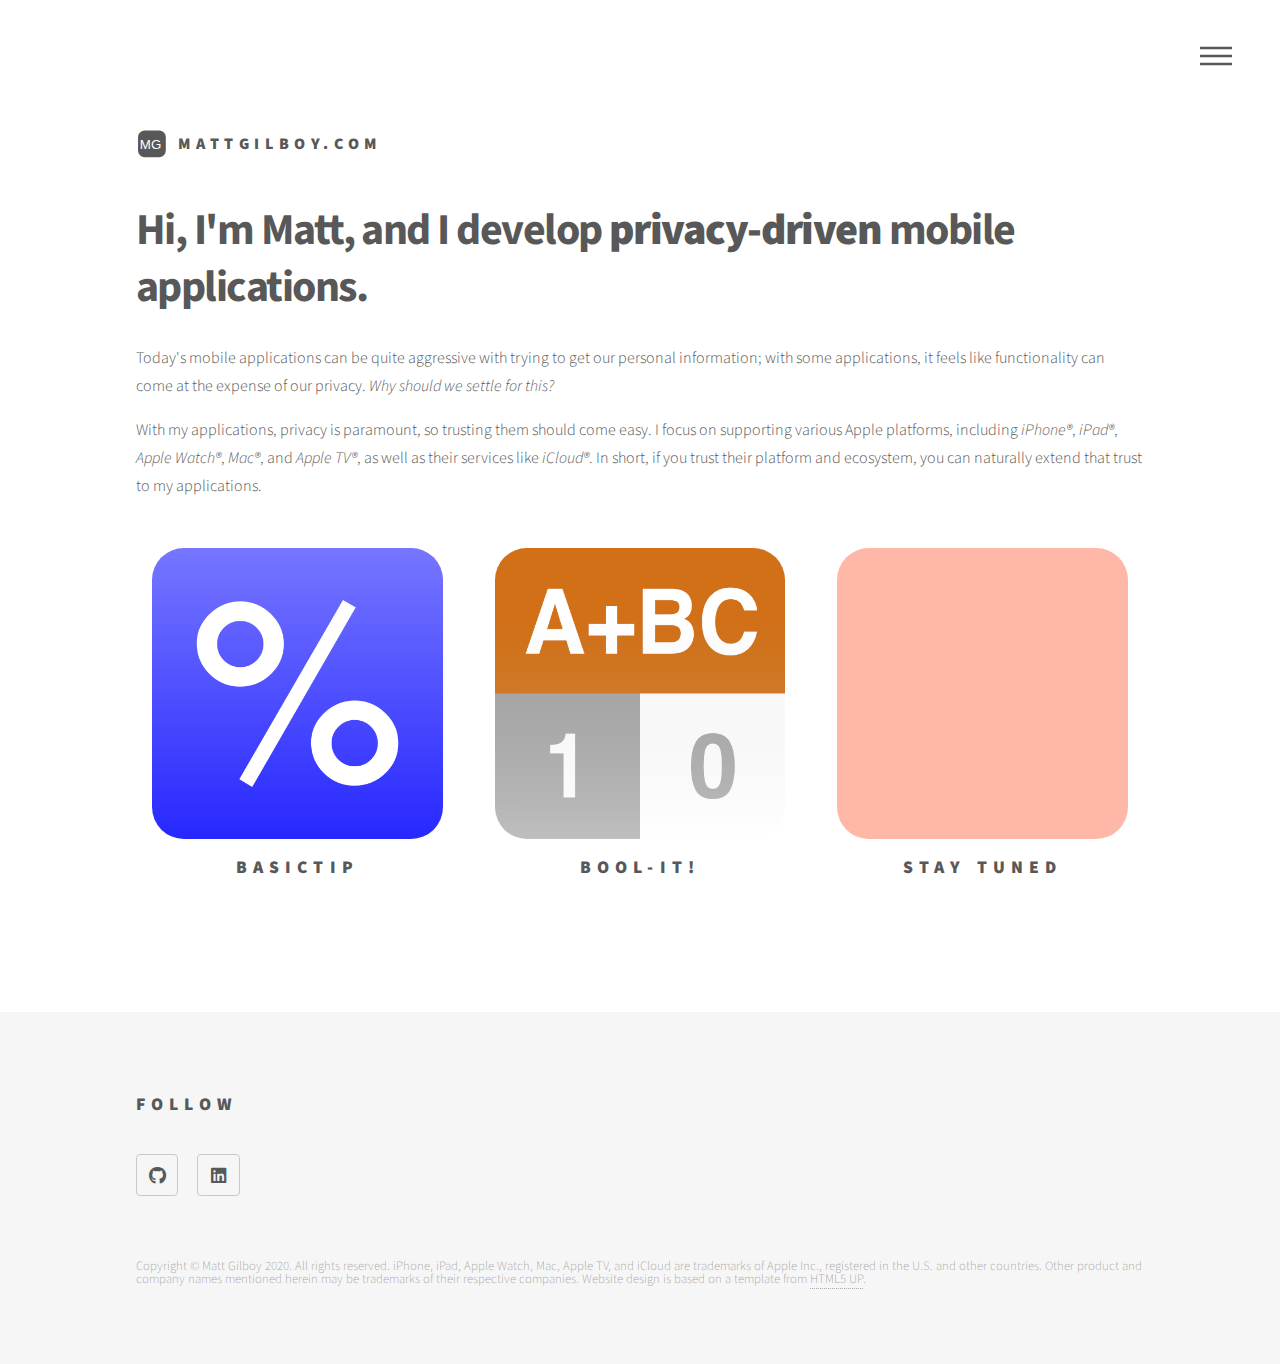
<file: index.html>
<!DOCTYPE HTML>
<!--
	Phantom by HTML5 UP
	html5up.net | @ajlkn
	Free for personal and commercial use under the CCA 3.0 license (html5up.net/license)
-->
<html>
	<head>
		<title>Matt Gilboy</title>
		<meta charset="utf-8" />
		<meta name="viewport" content="width=device-width, initial-scale=1, user-scalable=no" />
		<link rel="stylesheet" href="assets/css/main.css" />
		<noscript><link rel="stylesheet" href="assets/css/noscript.css" /></noscript>
	</head>
	<body class="is-preload">
		<!-- Wrapper -->
			<div id="wrapper">

				<!-- Header -->
					<header id="header">
						<div class="inner">

							<!-- Logo -->
								<a href="/" class="logo">
									<span class="symbol"><img src="images/logo.svg" alt="" /></span><span class="title">mattgilboy.com</span>
								</a>

							<!-- Nav -->
								<nav>
									<ul>
										<li><a href="#menu">Menu</a></li>
									</ul>
								</nav>

						</div>
					</header>

				<!-- Menu -->
					<nav id="menu">
						<h2>Menu</h2>
						<ul>
							<li><a href="/">Home</a></li>
							<li><a href="basictip">BasicTip</a></li>
                            <li><a href="boolit">Bool-it!</a></li>
						</ul>
					</nav>

				<!-- Main -->
					<div id="main">
						<div class="inner">
							<header>
                                <h1>Hi, I'm Matt, and I develop <b>privacy-driven</b> mobile applications.</h1>
                                <p>Today's mobile applications can be quite aggressive with trying to get our personal information; with some applications, it feels like functionality can come at the expense of our privacy. <i>Why should we settle for this?</i></p>
                                <p>With my applications, privacy is paramount, so trusting them should come easy. I focus on supporting various Apple platforms, including <i>iPhone&reg;</i>, <i>iPad&reg;</i>, <i>Apple Watch&reg;</i>, <i>Mac&reg;</i>, and <i>Apple TV&reg;</i>, as well as their services like <i>iCloud&reg;</i>. In short, if you trust their platform and ecosystem, you can naturally extend that trust to my applications.</p>
							</header>
							<section class="tiles">
								<article>
									<span class="image">
										<img src="images/basictip/icon_1024x1024.png" alt="" />
									</span>
									<a href="basictip"></a>
                                    <center class="content">
                                        <h2>BasicTip</h2>
                                    </center>
								</article>
								<article>
									<span class="image">
										<img src="images/boolit/icon.png" alt="" />
									</span>
									<a href="boolit"></a>
                                    <center class="content">
                                        <h2>Bool-it!</h2>
                                    </center>
								</article>
								<article>
									<span class="image">
										<img src="images/icon2.png" alt="" />
									</span>
									<a href="#"></a>
                                    <center class="content">
                                        <h2>Stay Tuned</h2>
                                    </center>
								</article>
							</section>
						</div>
					</div>

				<!-- Footer -->
					<footer id="footer">
						<div class="inner">
                            <!--
							<section>
								<h2>Get in touch</h2>
								<form method="post" action="#">
									<div class="fields">
										<div class="field half">
											<input type="text" name="name" id="name" placeholder="Name" />
										</div>
										<div class="field half">
											<input type="email" name="email" id="email" placeholder="Email" />
										</div>
										<div class="field">
											<textarea name="message" id="message" placeholder="Message"></textarea>
										</div>
									</div>
									<ul class="actions">
										<li><input type="submit" value="Send" class="primary" /></li>
									</ul>
								</form>
							</section>
                            -->
							<section>
								<h2>Follow</h2>
								<ul class="icons">
                                    <li><a href="https://github.com/mattgilboy" class="icon brands style2 fa-github"><span class="label">GitHub</span></a></li>
                                    <li><a href="https://www.linkedin.com/in/mattgilboy/" class="icon brands style2 fa-linkedin"><span class="label">LinkedIn</span></a></li>
								</ul>
							</section>

							<ul class="copyright">
								<li>Copyright &copy; Matt Gilboy 2020. All rights reserved. iPhone, iPad, Apple Watch, Mac, Apple TV, and iCloud are trademarks of Apple Inc., registered in the U.S. and other countries. Other product and company names mentioned herein may be trademarks of their respective companies. Website design is based on a template from <a href="http://html5up.net">HTML5 UP</a>.</li>
							</ul>
						</div>
					</footer>

			</div>

		<!-- Scripts -->
			<script src="assets/js/jquery.min.js"></script>
			<script src="assets/js/browser.min.js"></script>
			<script src="assets/js/breakpoints.min.js"></script>
			<script src="assets/js/util.js"></script>
			<script src="assets/js/main.js"></script>

	</body>
</html>
</file>
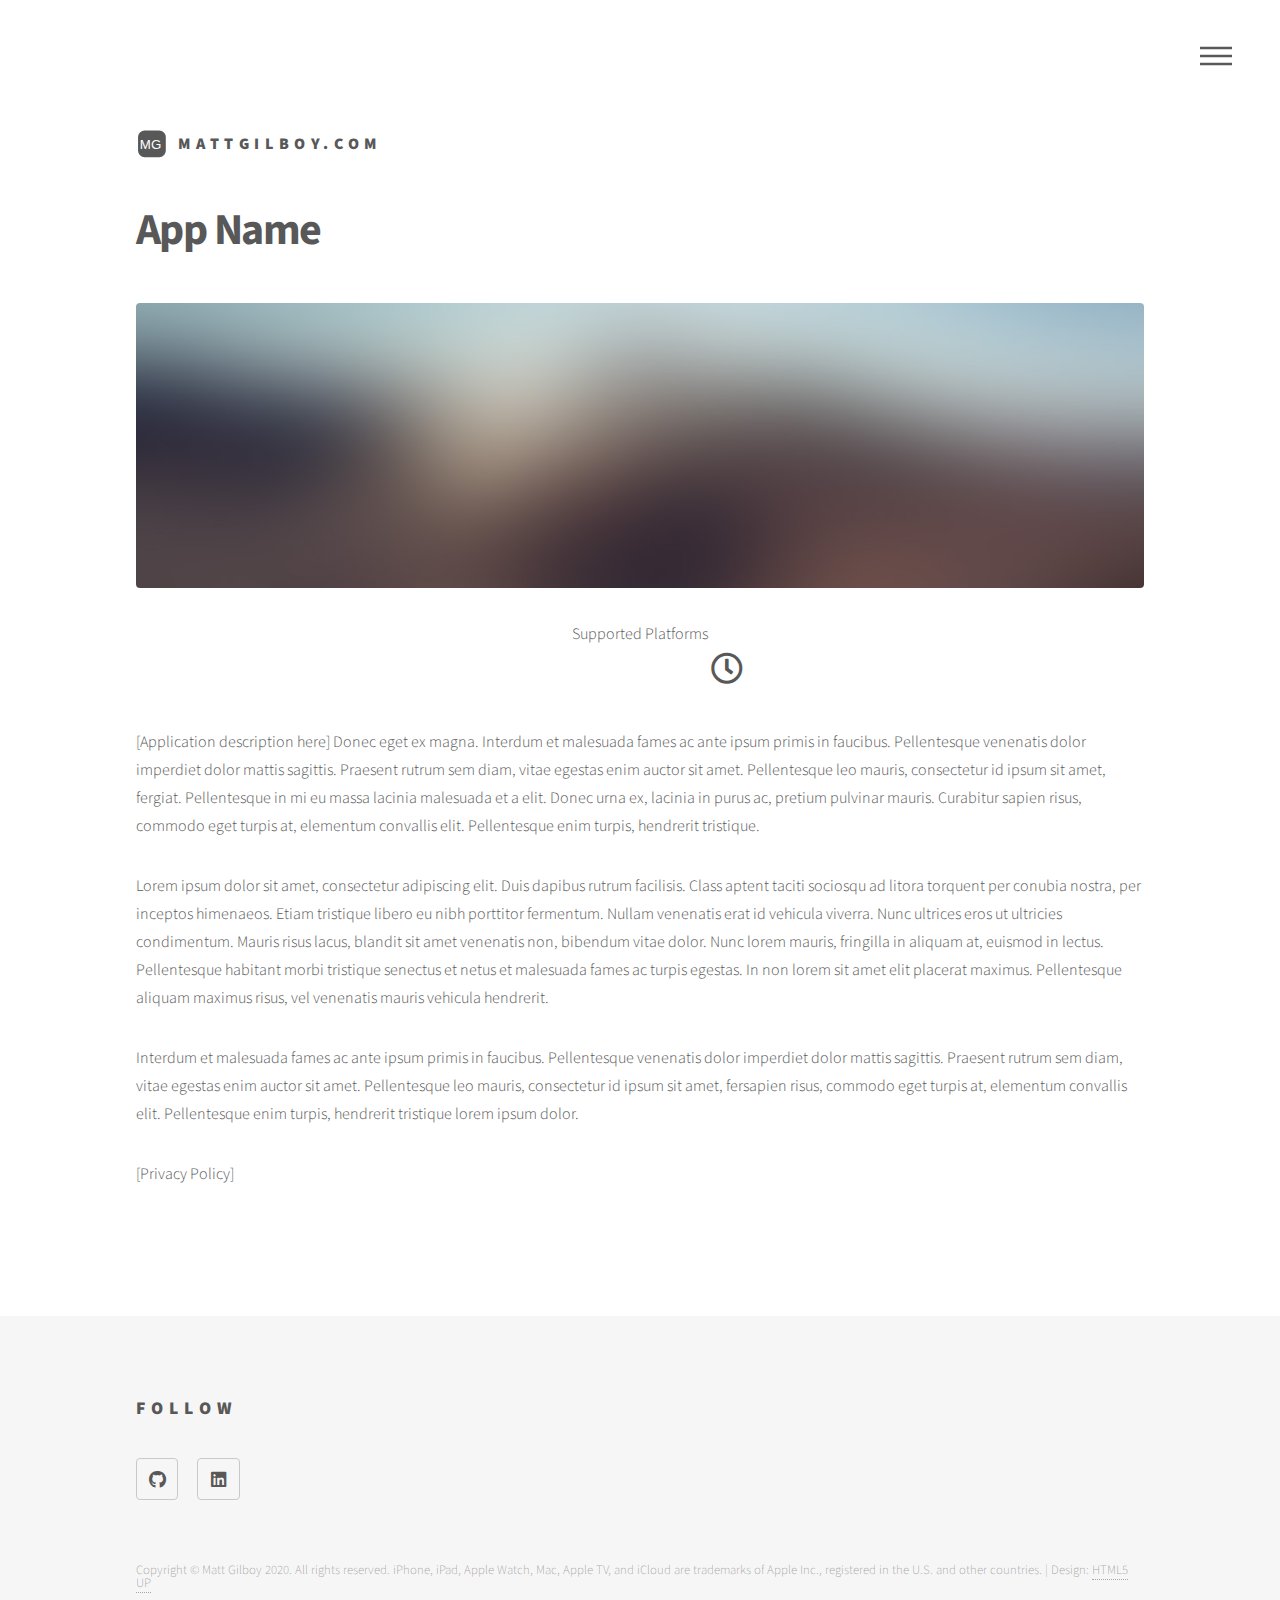
<file: app/index.html>
<!DOCTYPE HTML>
<!--
	Phantom by HTML5 UP
	html5up.net | @ajlkn
	Free for personal and commercial use under the CCA 3.0 license (html5up.net/license)
-->
<html>
	<head>
		<title>App Name</title>
		<meta charset="utf-8" />
		<meta name="viewport" content="width=device-width, initial-scale=1, user-scalable=no" />
		<link rel="stylesheet" href="../assets/css/main.css" />
		<noscript><link rel="stylesheet" href="../assets/css/noscript.css" /></noscript>
	</head>
	<body class="is-preload">
		<!-- Wrapper -->
			<div id="wrapper">

				<!-- Header -->
					<header id="header">
						<div class="inner">

							<!-- Logo -->
								<a href="index.html" class="logo">
									<span class="symbol"><img src="../images/logo.svg" alt="" /></span><span class="title">mattgilboy.com</span>
								</a>

							<!-- Nav -->
								<nav>
									<ul>
										<li><a href="#menu">Menu</a></li>
									</ul>
								</nav>

						</div>
					</header>

				<!-- Menu -->
					<nav id="menu">
						<h2>Menu</h2>
						<ul>
							<li><a href="index.html">Home</a></li>
                            <li><a href="app">App Name</a></li>
						</ul>
					</nav>

				<!-- Main -->
					<div id="main">
						<div class="inner">
							<h1>App Name</h1>
							<span class="image main"><img src="../images/pic13.jpg" alt="" /></span>
                            <center>
                                Supported Platforms</br>
                                <span title="Apple TV&reg;">
                                    <i class="icon platform fas fa-tv"></i>
                                </span>
                                <span title="iPad&reg;">
                                    <i class="icon platform fas fa-tablet-alt"></i>
                                </span>
                                <span title="iPhone&reg;">
                                    <i class="icon platform fas fa-mobile-alt"></i>
                                </span>
                                <span title="Apple Watch&reg;">
                                    <i class="icon platform fas fa-clock"></i>
                                </span>
                            </center>
							<p>[Application description here] Donec eget ex magna. Interdum et malesuada fames ac ante ipsum primis in faucibus. Pellentesque venenatis dolor imperdiet dolor mattis sagittis. Praesent rutrum sem diam, vitae egestas enim auctor sit amet. Pellentesque leo mauris, consectetur id ipsum sit amet, fergiat. Pellentesque in mi eu massa lacinia malesuada et a elit. Donec urna ex, lacinia in purus ac, pretium pulvinar mauris. Curabitur sapien risus, commodo eget turpis at, elementum convallis elit. Pellentesque enim turpis, hendrerit tristique.</p>
							<p>Lorem ipsum dolor sit amet, consectetur adipiscing elit. Duis dapibus rutrum facilisis. Class aptent taciti sociosqu ad litora torquent per conubia nostra, per inceptos himenaeos. Etiam tristique libero eu nibh porttitor fermentum. Nullam venenatis erat id vehicula viverra. Nunc ultrices eros ut ultricies condimentum. Mauris risus lacus, blandit sit amet venenatis non, bibendum vitae dolor. Nunc lorem mauris, fringilla in aliquam at, euismod in lectus. Pellentesque habitant morbi tristique senectus et netus et malesuada fames ac turpis egestas. In non lorem sit amet elit placerat maximus. Pellentesque aliquam maximus risus, vel venenatis mauris vehicula hendrerit.</p>
							<p>Interdum et malesuada fames ac ante ipsum primis in faucibus. Pellentesque venenatis dolor imperdiet dolor mattis sagittis. Praesent rutrum sem diam, vitae egestas enim auctor sit amet. Pellentesque leo mauris, consectetur id ipsum sit amet, fersapien risus, commodo eget turpis at, elementum convallis elit. Pellentesque enim turpis, hendrerit tristique lorem ipsum dolor.</p>
                            <p>[Privacy Policy]</p>
						</div>
					</div>

                    <!-- Footer -->
                        <footer id="footer">
                            <div class="inner">
                                <!--
                                <section>
                                    <h2>Get in touch</h2>
                                    <form method="post" action="#">
                                        <div class="fields">
                                            <div class="field half">
                                                <input type="text" name="name" id="name" placeholder="Name" />
                                            </div>
                                            <div class="field half">
                                                <input type="email" name="email" id="email" placeholder="Email" />
                                            </div>
                                            <div class="field">
                                                <textarea name="message" id="message" placeholder="Message"></textarea>
                                            </div>
                                        </div>
                                        <ul class="actions">
                                            <li><input type="submit" value="Send" class="primary" /></li>
                                        </ul>
                                    </form>
                                </section>
                                -->
                                <section>
                                    <h2>Follow</h2>
                                    <ul class="icons">
                                        <li><a href="https://github.com/mattgilboy" class="icon brands style2 fa-github"><span class="label">GitHub</span></a></li>
                                        <li><a href="https://www.linkedin.com/in/mattgilboy/" class="icon brands style2 fa-linkedin"><span class="label">LinkedIn</span></a></li>
                                    </ul>
                                </section>

                                <ul class="copyright">
                                    <li>Copyright &copy; Matt Gilboy 2020. All rights reserved. iPhone, iPad, Apple Watch, Mac, Apple TV, and iCloud are trademarks of Apple Inc., registered in the U.S. and other countries. | Design: <a href="http://html5up.net">HTML5 UP</a></li>
                                </ul>
                            </div>
                        </footer>

			</div>

		<!-- Scripts -->
			<script src="../assets/js/jquery.min.js"></script>
			<script src="../assets/js/browser.min.js"></script>
			<script src="../assets/js/breakpoints.min.js"></script>
			<script src="../assets/js/util.js"></script>
			<script src="../assets/js/main.js"></script>

	</body>
</html>
</file>
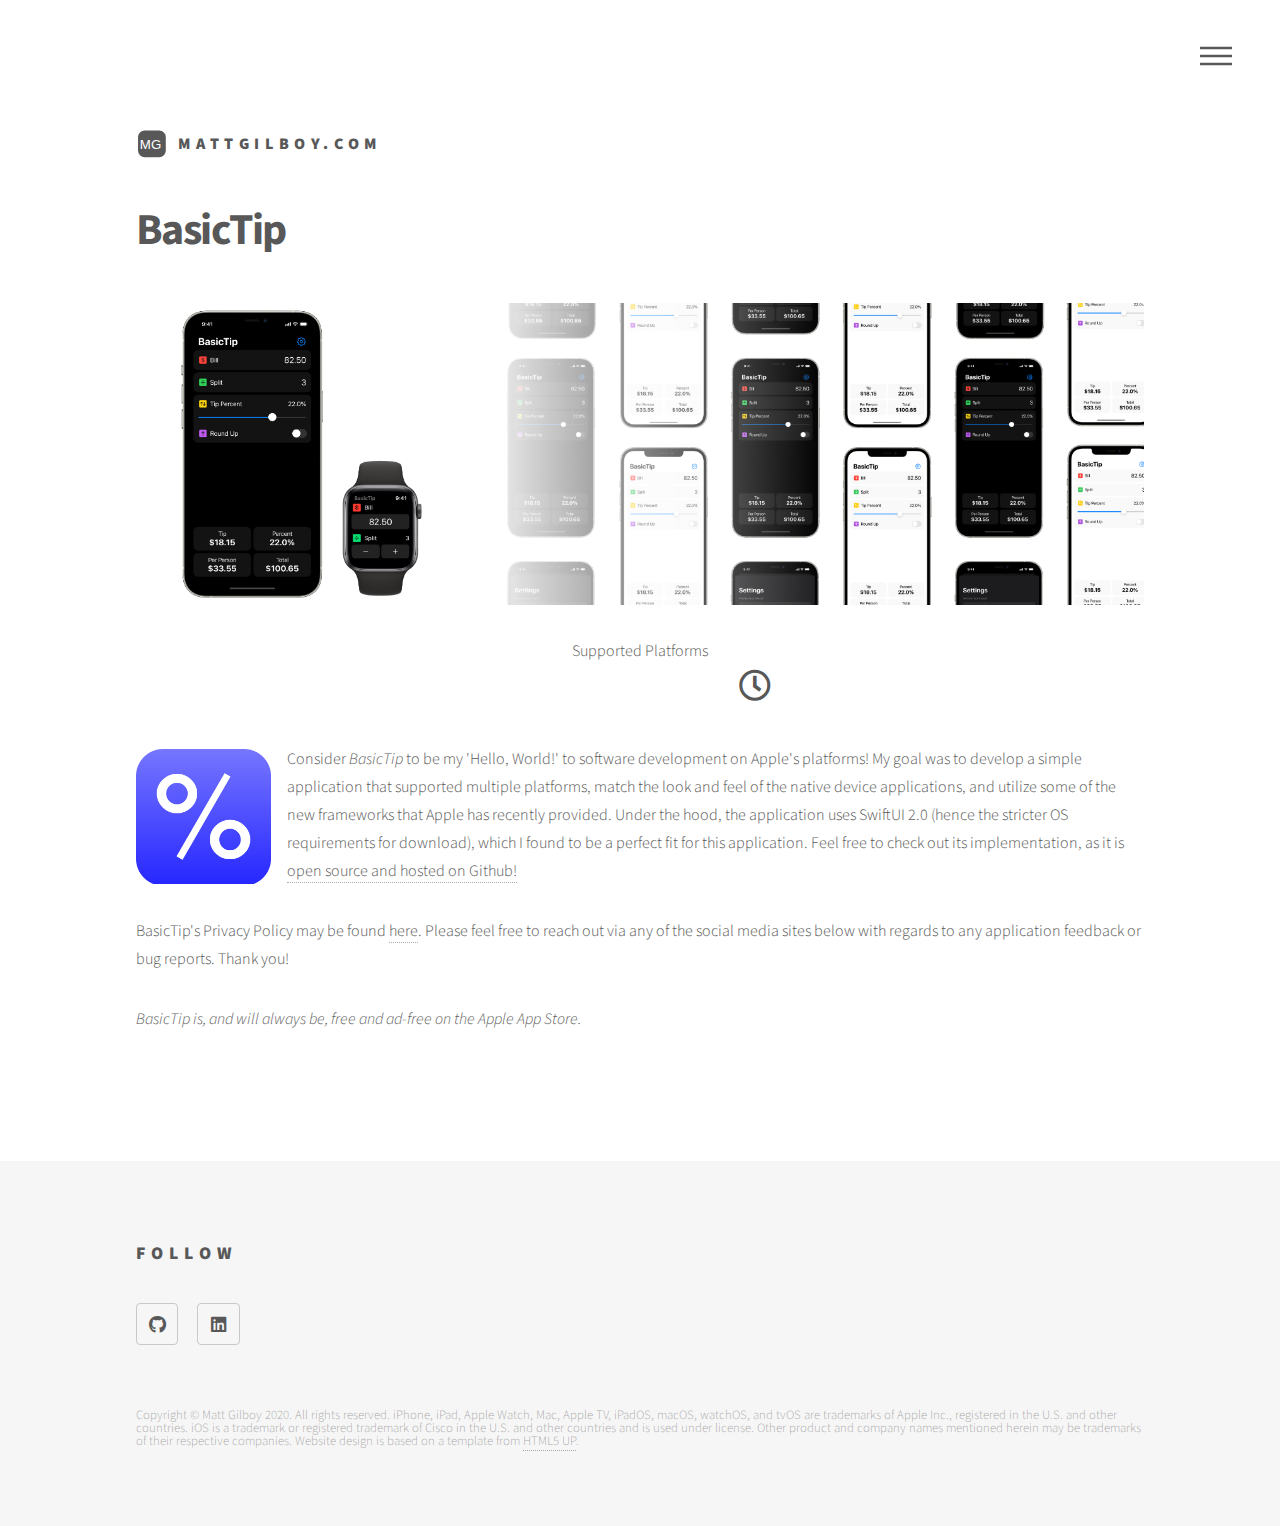
<file: basictip/index.html>
<!DOCTYPE HTML>
<!--
	Phantom by HTML5 UP
	html5up.net | @ajlkn
	Free for personal and commercial use under the CCA 3.0 license (html5up.net/license)
-->
<html>
	<head>
		<title>BasicTip</title>
		<meta charset="utf-8" />
		<meta name="viewport" content="width=device-width, initial-scale=1, user-scalable=no" />
		<link rel="stylesheet" href="../assets/css/main.css" />
		<noscript><link rel="stylesheet" href="../assets/css/noscript.css" /></noscript>
	</head>
	<body class="is-preload">
		<!-- Wrapper -->
			<div id="wrapper">

				<!-- Header -->
					<header id="header">
						<div class="inner">

							<!-- Logo -->
								<a href=".." class="logo">
									<span class="symbol"><img src="../images/logo.svg" alt="" /></span><span class="title">mattgilboy.com</span>
								</a>

							<!-- Nav -->
								<nav>
									<ul>
										<li><a href="#menu">Menu</a></li>
									</ul>
								</nav>

						</div>
					</header>

				<!-- Menu -->
					<nav id="menu">
						<h2>Menu</h2>
						<ul>
							<li><a href="..">Home</a></li>
                            <li><a href="#">BasicTip</a></li>
                            <li><a href="../boolit/">Bool-it!</a></li>
						</ul>
					</nav>

				<!-- Main -->
					<div id="main">
						<div class="inner">
							<h1>BasicTip</h1>
							<span class="image main"><img src="../images/basictip/banner_1600x480.png" alt="" /></span>
                            <center>
                                Supported Platforms</br>
                                <span title="Apple TV&reg;">
                                    <i class="icon platform unsupported fas fa-tv"></i>
                                </span>
                                <span title="Mac&reg;">
                                    <i class="icon platform fas fa-laptop"></i>
                                </span>
                                <span title="iPad&reg;">
                                    <i class="icon platform fas fa-tablet-alt"></i>
                                </span>
                                <span title="iPhone&reg;">
                                    <i class="icon platform fas fa-mobile-alt"></i>
                                </span>
                                <span title="Apple Watch&reg;">
                                    <i class="icon platform fas fa-clock"></i>
                                </span>
                            </center>
							<p><span class="image left appicon"><img src="../images/basictip/icon_1024x1024r.png" alt="" /></span>Consider <i>BasicTip</i> to be my 'Hello, World!' to software development on Apple's platforms! My goal was to develop a simple application that supported multiple platforms, match the look and feel of the native device applications, and utilize some of the new frameworks that Apple has recently provided. Under the hood, the application uses SwiftUI 2.0 (hence the stricter OS requirements for download), which I found to be a perfect fit for this application. Feel free to check out its implementation, as it is <a href="https://github.com/mattgilboy/basictip">open source and hosted on Github!</a></p>
                                      
                                <p>BasicTip's Privacy Policy may be found <a href="privacy.html">here</a>. Please feel free to reach out via any of the social media sites below with regards to any application feedback or bug reports. Thank you! </p>
                                
                                <p><i>BasicTip is, and will always be, free and ad-free on the Apple App Store.</i></p>
                            
                            <!--
                            <h2>Mac&reg;</h2>
                            <p><i>Requires macOS&reg; 11.0+</i></p>
                            
                            <h2>iPad&reg;</h2>
                            <p><i>Requires iPadOS&reg; 14.0+</i></p>
                                      
                            <h2>iPhone&reg;</h2>
                            <p><i>Requires iOS&reg; 14.0+</i></p>

                            <h2>Apple Watch&reg;</h2>
                            <p><i>Requires watchOS&reg; 7.0+</i></p>
                            -->
						</div>
					</div>

                    <!-- Footer -->
                        <footer id="footer">
                            <div class="inner">
                                <section>
                                    <h2>Follow</h2>
                                    <ul class="icons">
                                        <li><a href="https://github.com/mattgilboy" class="icon brands style2 fa-github"><span class="label">GitHub</span></a></li>
                                        <li><a href="https://www.linkedin.com/in/mattgilboy/" class="icon brands style2 fa-linkedin"><span class="label">LinkedIn</span></a></li>
                                    </ul>
                                </section>

                                <ul class="copyright">
                                    <li>Copyright &copy; Matt Gilboy 2020. All rights reserved. iPhone, iPad, Apple Watch, Mac, Apple TV, iPadOS, macOS, watchOS, and tvOS are trademarks of Apple Inc., registered in the U.S. and other countries. iOS is a trademark or registered trademark of Cisco in the U.S. and other countries and is used under license. Other product and company names mentioned herein may be trademarks of their respective companies. Website design is based on a template from <a href="http://html5up.net">HTML5 UP</a>.</li>
                                </ul>
                            </div>
                        </footer>

			</div>

		<!-- Scripts -->
			<script src="../assets/js/jquery.min.js"></script>
			<script src="../assets/js/browser.min.js"></script>
			<script src="../assets/js/breakpoints.min.js"></script>
			<script src="../assets/js/util.js"></script>
			<script src="../assets/js/main.js"></script>

	</body>
</html>
</file>
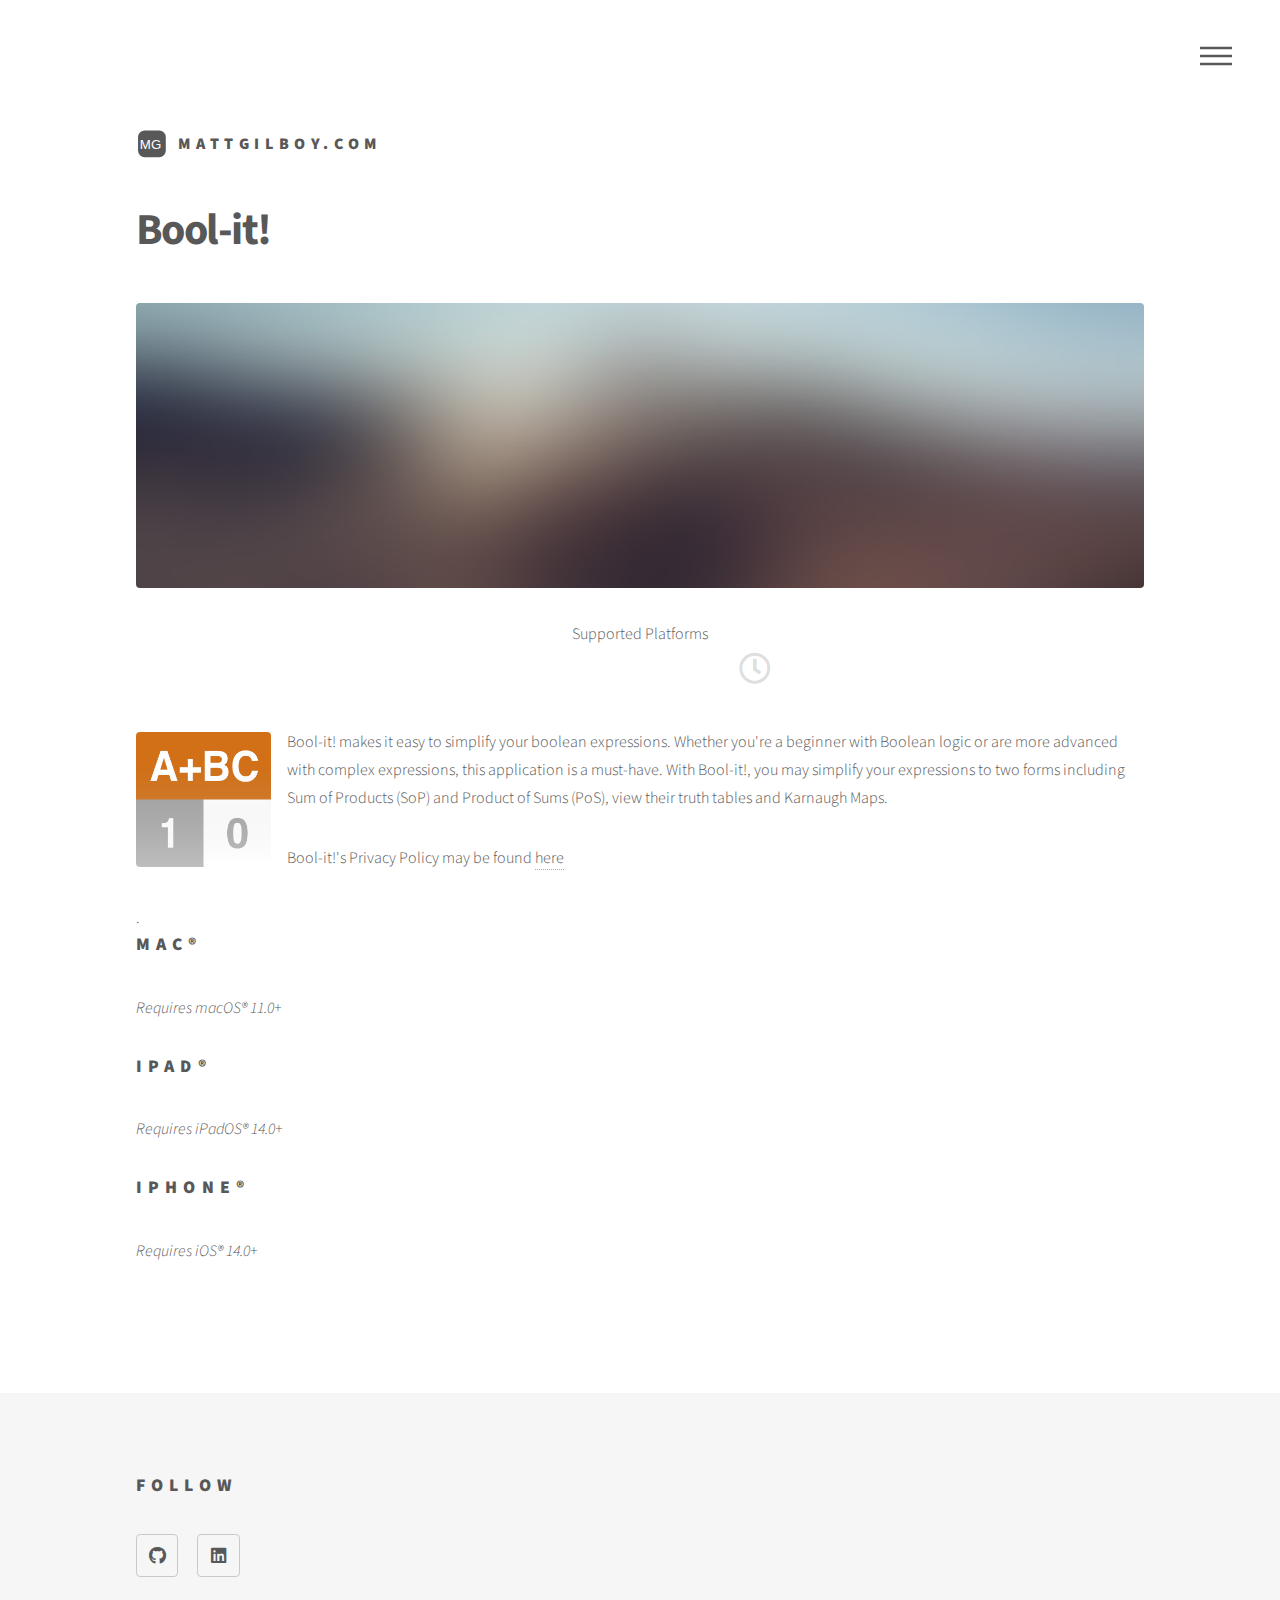
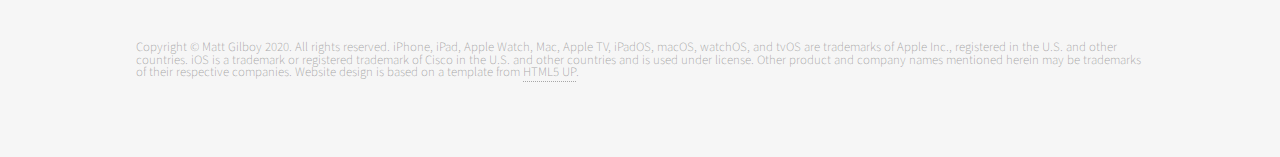
<file: boolit/index.html>
<!DOCTYPE HTML>
<!--
    Phantom by HTML5 UP
    html5up.net | @ajlkn
    Free for personal and commercial use under the CCA 3.0 license (html5up.net/license)
-->
<html>
    <head>
        <title>Bool-it!</title>
        <meta charset="utf-8" />
        <meta name="viewport" content="width=device-width, initial-scale=1, user-scalable=no" />
        <link rel="stylesheet" href="../assets/css/main.css" />
        <noscript><link rel="stylesheet" href="../assets/css/noscript.css" /></noscript>
    </head>
    <body class="is-preload">
        <!-- Wrapper -->
            <div id="wrapper">

                <!-- Header -->
                    <header id="header">
                        <div class="inner">

                            <!-- Logo -->
                                <a href=".." class="logo">
                                    <span class="symbol"><img src="../images/logo.svg" alt="" /></span><span class="title">mattgilboy.com</span>
                                </a>

                            <!-- Nav -->
                                <nav>
                                    <ul>
                                        <li><a href="#menu">Menu</a></li>
                                    </ul>
                                </nav>

                        </div>
                    </header>

                <!-- Menu -->
                    <nav id="menu">
                        <h2>Menu</h2>
                        <ul>
                            <li><a href="..">Home</a></li>
                            <li><a href="../basictip/">BasicTip</a></li>
                            <li><a href="#">Bool-it!</a></li>
                        </ul>
                    </nav>

                <!-- Main -->
                    <div id="main">
                        <div class="inner">
                            <h1>Bool-it!</h1>
                            <span class="image main"><img src="../images/pic13.jpg" alt="" /></span>
                            <center>
                                Supported Platforms</br>
                                <span title="Apple TV&reg;">
                                    <i class="icon platform unsupported fas fa-tv"></i>
                                </span>
                                <span title="Mac&reg;">
                                    <i class="icon platform fas fa-laptop"></i>
                                </span>
                                <span title="iPad&reg;">
                                    <i class="icon platform fas fa-tablet-alt"></i>
                                </span>
                                <span title="iPhone&reg;">
                                    <i class="icon platform fas fa-mobile-alt"></i>
                                </span>
                                <span title="Apple Watch&reg;">
                                    <i class="icon platform unsupported fas fa-clock"></i>
                                </span>
                            </center>
                            <p><span class="image left appicon"><img src="../images/boolit/icon.png" alt="" /></span>Bool-it! makes it easy to simplify your boolean expressions. Whether you're a beginner with Boolean logic or are more advanced with complex expressions, this application is a must-have.  With Bool-it!, you may simplify your expressions to two forms including Sum of Products (SoP) and Product of Sums (PoS), view their truth tables and Karnaugh Maps.</p>
                                      
                                <p>Bool-it!'s Privacy Policy may be found <a href="privacy.html">here</a></p>.
                            
                            <h2>Mac&reg;</h2>
                            <p><i>Requires macOS&reg; 11.0+</i></p>
                            
                            <h2>iPad&reg;</h2>
                            <p><i>Requires iPadOS&reg; 14.0+</i></p>
                                      
                            <h2>iPhone&reg;</h2>
                            <p><i>Requires iOS&reg; 14.0+</i></p>
                        </div>
                    </div>

                    <!-- Footer -->
                        <footer id="footer">
                            <div class="inner">
                                <section>
                                    <h2>Follow</h2>
                                    <ul class="icons">
                                        <li><a href="https://github.com/mattgilboy" class="icon brands style2 fa-github"><span class="label">GitHub</span></a></li>
                                        <li><a href="https://www.linkedin.com/in/mattgilboy/" class="icon brands style2 fa-linkedin"><span class="label">LinkedIn</span></a></li>
                                    </ul>
                                </section>

                                <ul class="copyright">
                                    <li>Copyright &copy; Matt Gilboy 2020. All rights reserved. iPhone, iPad, Apple Watch, Mac, Apple TV, iPadOS, macOS, watchOS, and tvOS are trademarks of Apple Inc., registered in the U.S. and other countries. iOS is a trademark or registered trademark of Cisco in the U.S. and other countries and is used under license. Other product and company names mentioned herein may be trademarks of their respective companies. Website design is based on a template from <a href="http://html5up.net">HTML5 UP</a>.</li>
                                </ul>
                            </div>
                        </footer>

            </div>

        <!-- Scripts -->
            <script src="../assets/js/jquery.min.js"></script>
            <script src="../assets/js/browser.min.js"></script>
            <script src="../assets/js/breakpoints.min.js"></script>
            <script src="../assets/js/util.js"></script>
            <script src="../assets/js/main.js"></script>

    </body>
</html>
</file>
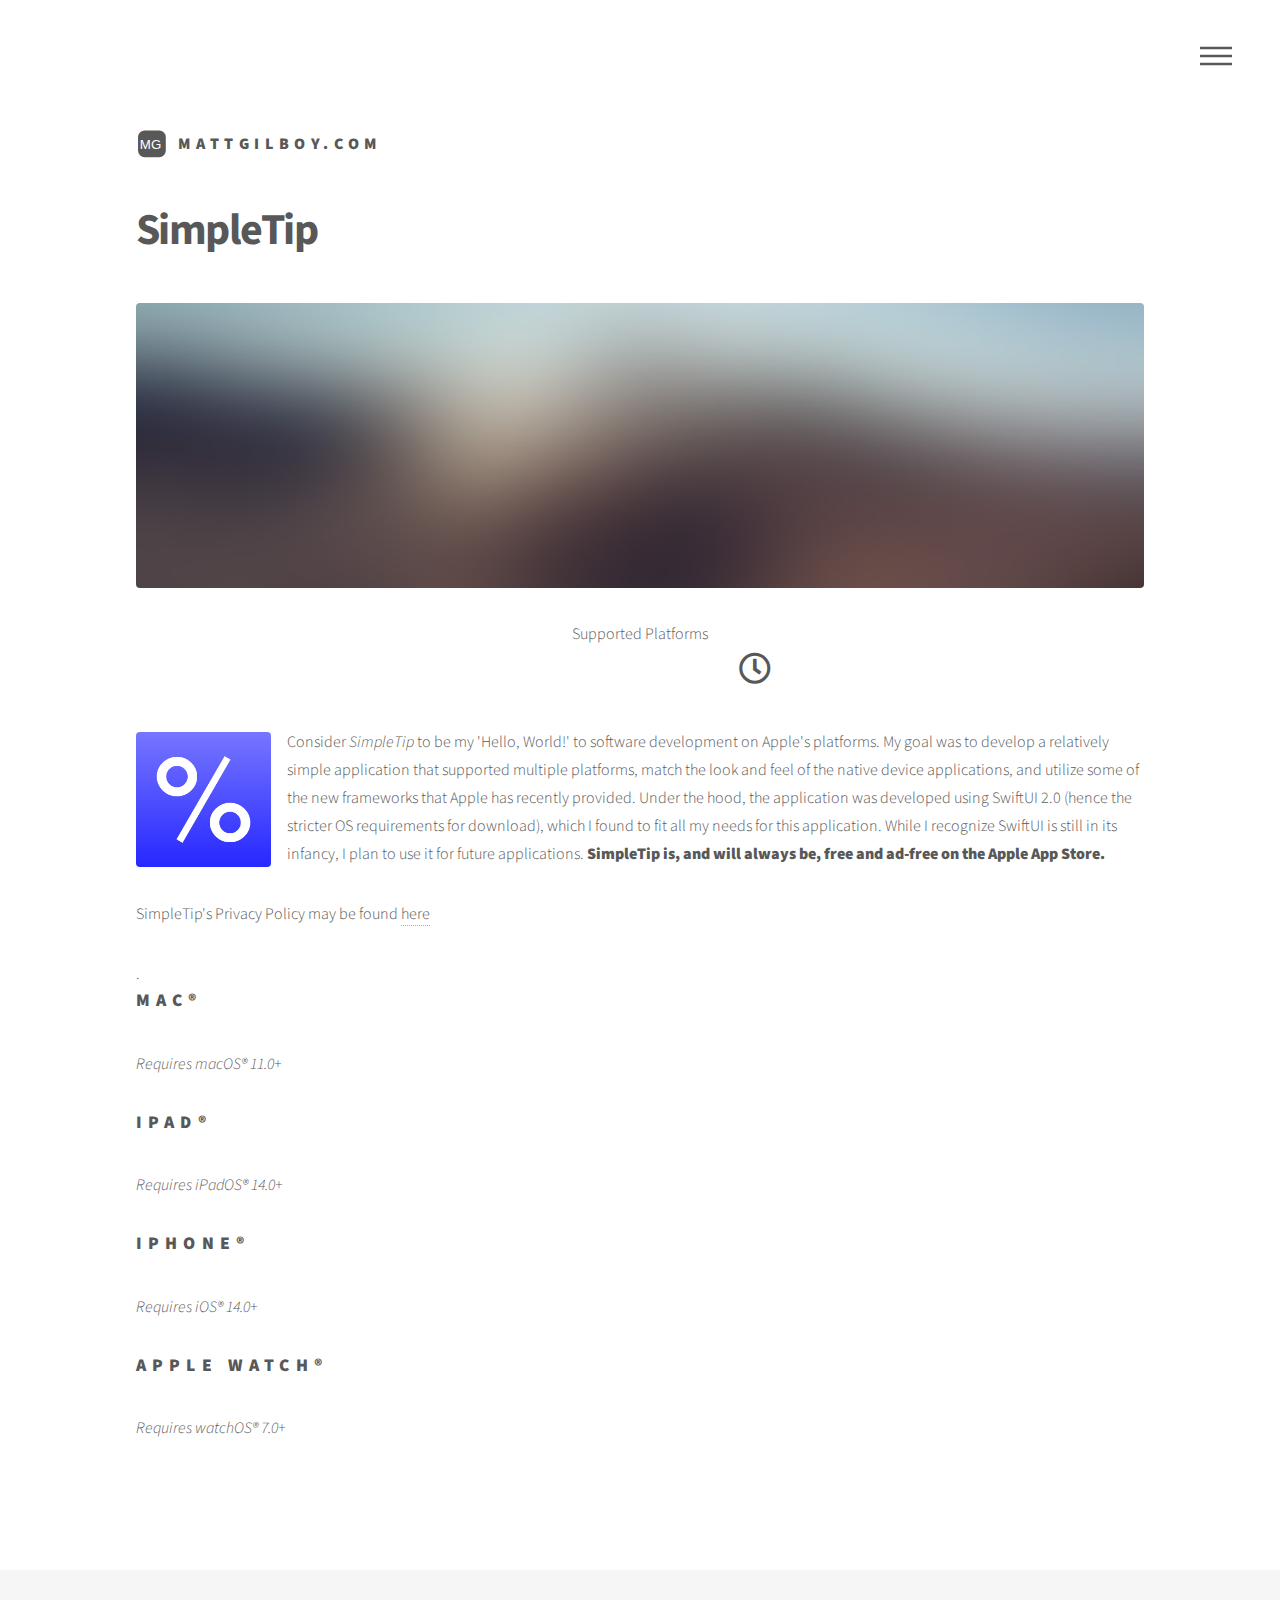
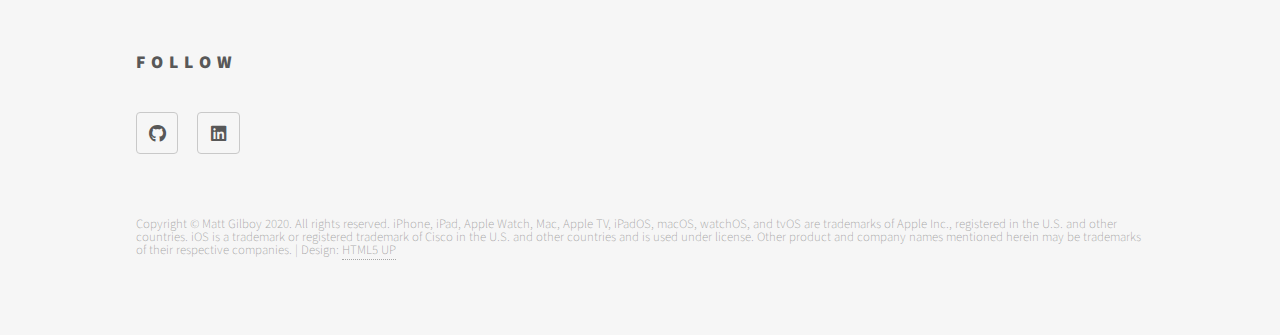
<file: simpletip/index.html>
<!DOCTYPE HTML>
<!--
	Phantom by HTML5 UP
	html5up.net | @ajlkn
	Free for personal and commercial use under the CCA 3.0 license (html5up.net/license)
-->
<html>
	<head>
		<title>SimpleTip</title>
		<meta charset="utf-8" />
		<meta name="viewport" content="width=device-width, initial-scale=1, user-scalable=no" />
		<link rel="stylesheet" href="../assets/css/main.css" />
		<noscript><link rel="stylesheet" href="../assets/css/noscript.css" /></noscript>
	</head>
	<body class="is-preload">
		<!-- Wrapper -->
			<div id="wrapper">

				<!-- Header -->
					<header id="header">
						<div class="inner">

							<!-- Logo -->
								<a href=".." class="logo">
									<span class="symbol"><img src="../images/logo.svg" alt="" /></span><span class="title">mattgilboy.com</span>
								</a>

							<!-- Nav -->
								<nav>
									<ul>
										<li><a href="#menu">Menu</a></li>
									</ul>
								</nav>

						</div>
					</header>

				<!-- Menu -->
					<nav id="menu">
						<h2>Menu</h2>
						<ul>
							<li><a href="..">Home</a></li>
                            <li><a href="/">SimpleTip</a></li>
						</ul>
					</nav>

				<!-- Main -->
					<div id="main">
						<div class="inner">
							<h1>SimpleTip</h1>
							<span class="image main"><img src="../images/pic13.jpg" alt="" /></span>
                            <center>
                                Supported Platforms</br>
                                <span title="Apple TV&reg;">
                                    <i class="icon platform unsupported fas fa-tv"></i>
                                </span>
                                <span title="Mac&reg;">
                                    <i class="icon platform fas fa-laptop"></i>
                                </span>
                                <span title="iPad&reg;">
                                    <i class="icon platform fas fa-tablet-alt"></i>
                                </span>
                                <span title="iPhone&reg;">
                                    <i class="icon platform fas fa-mobile-alt"></i>
                                </span>
                                <span title="Apple Watch&reg;">
                                    <i class="icon platform fas fa-clock"></i>
                                </span>
                            </center>
							<p><span class="image left appicon"><img src="../images/simpletip/icon.png" alt="" /></span>Consider <i>SimpleTip</i> to be my 'Hello, World!' to software development on Apple's platforms. My goal was to develop a relatively simple application that supported multiple platforms, match the look and feel of the native device applications, and utilize some of the new frameworks that Apple has recently provided. Under the hood, the application was developed using SwiftUI 2.0 (hence the stricter OS requirements for download), which I found to fit all my needs for this application. While I recognize SwiftUI is still in its infancy, I plan to use it for future applications. <b>SimpleTip is, and will always be, free and ad-free on the Apple App Store.</b></p>
                                      
                                <p>SimpleTip's Privacy Policy may be found <a href="privacy.html">here</a></p>.
                            
                            <h2>Mac&reg;</h2>
                            <p><i>Requires macOS&reg; 11.0+</i></p>
                            
                            <h2>iPad&reg;</h2>
                            <p><i>Requires iPadOS&reg; 14.0+</i></p>
                                      
                            <h2>iPhone&reg;</h2>
                            <p><i>Requires iOS&reg; 14.0+</i></p>

                            <h2>Apple Watch&reg;</h2>
                            <p><i>Requires watchOS&reg; 7.0+</i></p>
						</div>
					</div>

                    <!-- Footer -->
                        <footer id="footer">
                            <div class="inner">
                                <!--
                                <section>
                                    <h2>Get in touch</h2>
                                    <form method="post" action="#">
                                        <div class="fields">
                                            <div class="field half">
                                                <input type="text" name="name" id="name" placeholder="Name" />
                                            </div>
                                            <div class="field half">
                                                <input type="email" name="email" id="email" placeholder="Email" />
                                            </div>
                                            <div class="field">
                                                <textarea name="message" id="message" placeholder="Message"></textarea>
                                            </div>
                                        </div>
                                        <ul class="actions">
                                            <li><input type="submit" value="Send" class="primary" /></li>
                                        </ul>
                                    </form>
                                </section>
                                -->
                                <section>
                                    <h2>Follow</h2>
                                    <ul class="icons">
                                        <li><a href="https://github.com/mattgilboy" class="icon brands style2 fa-github"><span class="label">GitHub</span></a></li>
                                        <li><a href="https://www.linkedin.com/in/mattgilboy/" class="icon brands style2 fa-linkedin"><span class="label">LinkedIn</span></a></li>
                                    </ul>
                                </section>

                                <ul class="copyright">
                                    <li>Copyright &copy; Matt Gilboy 2020. All rights reserved. iPhone, iPad, Apple Watch, Mac, Apple TV, iPadOS, macOS, watchOS, and tvOS are trademarks of Apple Inc., registered in the U.S. and other countries. iOS is a trademark or registered trademark of Cisco in the U.S. and other countries and is used under license. Other product and company names mentioned herein may be trademarks of their respective companies. | Design: <a href="http://html5up.net">HTML5 UP</a></li>
                                </ul>
                            </div>
                        </footer>

			</div>

		<!-- Scripts -->
			<script src="../assets/js/jquery.min.js"></script>
			<script src="../assets/js/browser.min.js"></script>
			<script src="../assets/js/breakpoints.min.js"></script>
			<script src="../assets/js/util.js"></script>
			<script src="../assets/js/main.js"></script>

	</body>
</html>
</file>
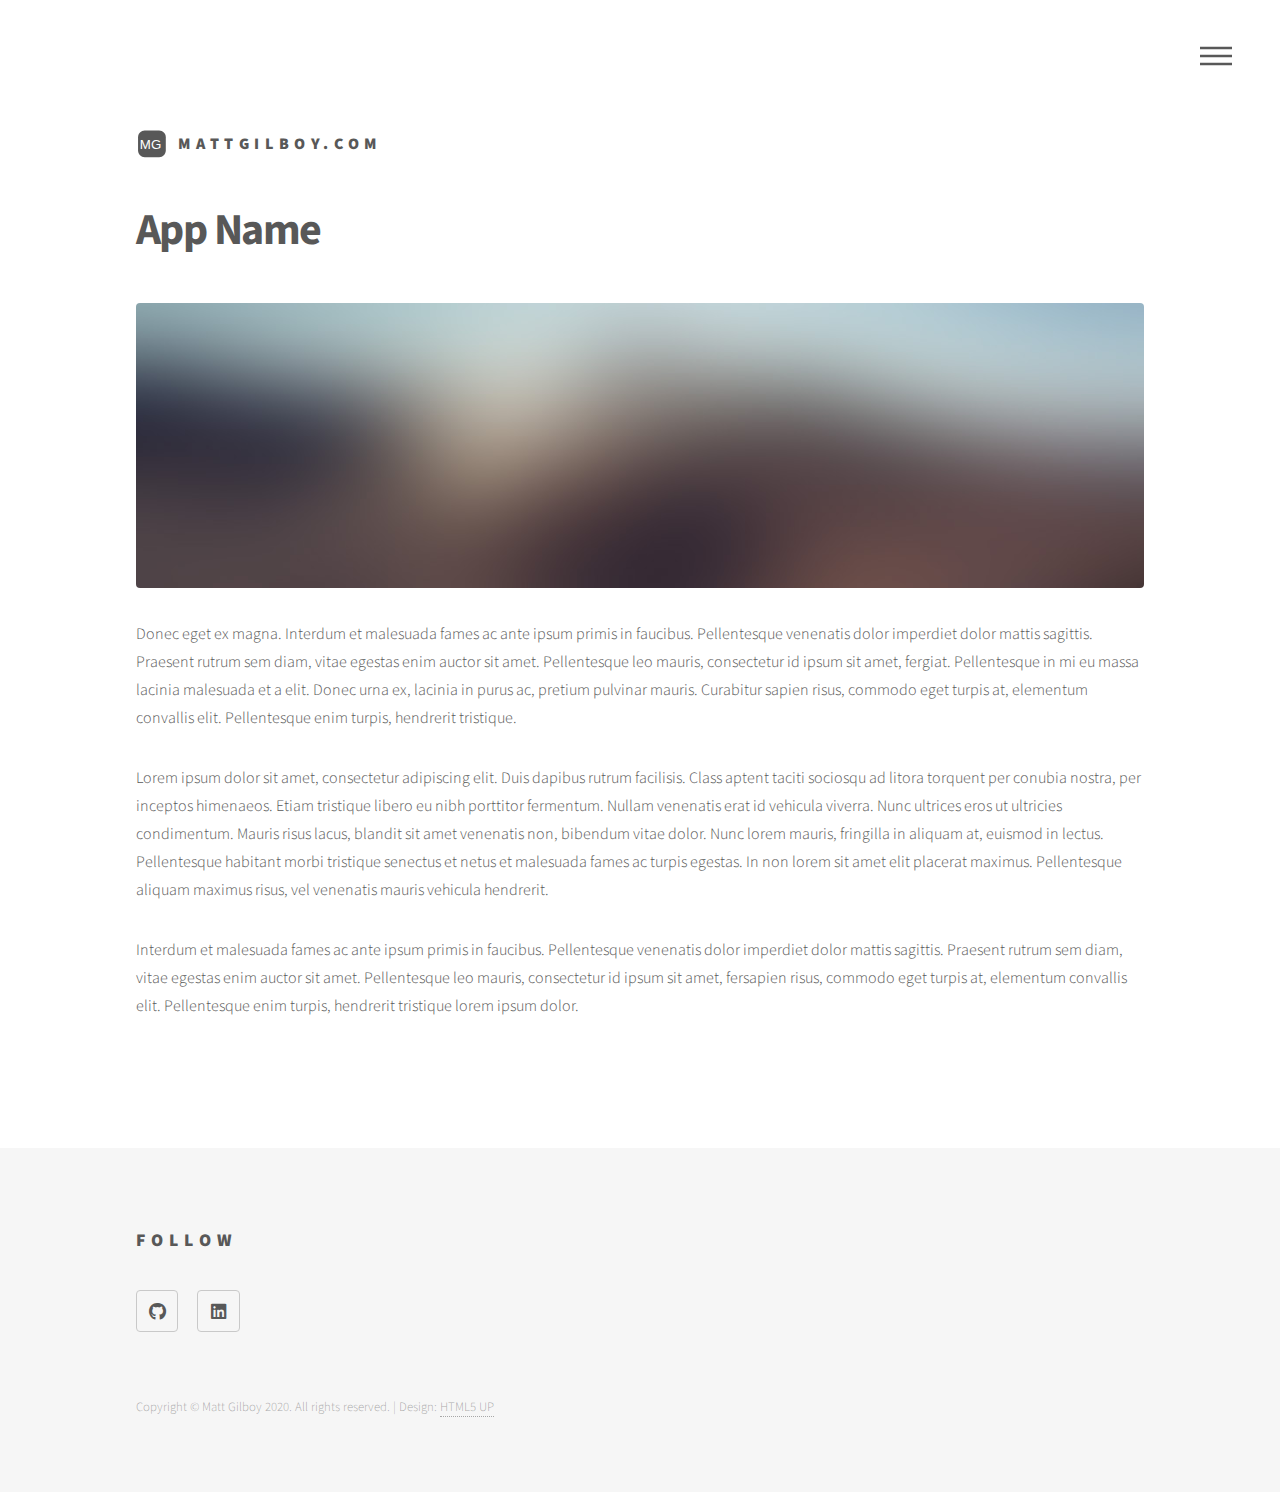
<file: app.html>
<!DOCTYPE HTML>
<!--
	Phantom by HTML5 UP
	html5up.net | @ajlkn
	Free for personal and commercial use under the CCA 3.0 license (html5up.net/license)
-->
<html>
	<head>
		<title>App Name</title>
		<meta charset="utf-8" />
		<meta name="viewport" content="width=device-width, initial-scale=1, user-scalable=no" />
		<link rel="stylesheet" href="assets/css/main.css" />
		<noscript><link rel="stylesheet" href="assets/css/noscript.css" /></noscript>
	</head>
	<body class="is-preload">
		<!-- Wrapper -->
			<div id="wrapper">

				<!-- Header -->
					<header id="header">
						<div class="inner">

							<!-- Logo -->
								<a href="index.html" class="logo">
									<span class="symbol"><img src="images/logo.svg" alt="" /></span><span class="title">mattgilboy.com</span>
								</a>

							<!-- Nav -->
								<nav>
									<ul>
										<li><a href="#menu">Menu</a></li>
									</ul>
								</nav>

						</div>
					</header>

				<!-- Menu -->
					<nav id="menu">
						<h2>Menu</h2>
						<ul>
							<li><a href="index.html">Home</a></li>
                            <li><a href="app.html">App Name</a></li>
						</ul>
					</nav>

				<!-- Main -->
					<div id="main">
						<div class="inner">
							<h1>App Name</h1>
							<span class="image main"><img src="images/pic13.jpg" alt="" /></span>
							<p>Donec eget ex magna. Interdum et malesuada fames ac ante ipsum primis in faucibus. Pellentesque venenatis dolor imperdiet dolor mattis sagittis. Praesent rutrum sem diam, vitae egestas enim auctor sit amet. Pellentesque leo mauris, consectetur id ipsum sit amet, fergiat. Pellentesque in mi eu massa lacinia malesuada et a elit. Donec urna ex, lacinia in purus ac, pretium pulvinar mauris. Curabitur sapien risus, commodo eget turpis at, elementum convallis elit. Pellentesque enim turpis, hendrerit tristique.</p>
							<p>Lorem ipsum dolor sit amet, consectetur adipiscing elit. Duis dapibus rutrum facilisis. Class aptent taciti sociosqu ad litora torquent per conubia nostra, per inceptos himenaeos. Etiam tristique libero eu nibh porttitor fermentum. Nullam venenatis erat id vehicula viverra. Nunc ultrices eros ut ultricies condimentum. Mauris risus lacus, blandit sit amet venenatis non, bibendum vitae dolor. Nunc lorem mauris, fringilla in aliquam at, euismod in lectus. Pellentesque habitant morbi tristique senectus et netus et malesuada fames ac turpis egestas. In non lorem sit amet elit placerat maximus. Pellentesque aliquam maximus risus, vel venenatis mauris vehicula hendrerit.</p>
							<p>Interdum et malesuada fames ac ante ipsum primis in faucibus. Pellentesque venenatis dolor imperdiet dolor mattis sagittis. Praesent rutrum sem diam, vitae egestas enim auctor sit amet. Pellentesque leo mauris, consectetur id ipsum sit amet, fersapien risus, commodo eget turpis at, elementum convallis elit. Pellentesque enim turpis, hendrerit tristique lorem ipsum dolor.</p>
						</div>
					</div>

                    <!-- Footer -->
                        <footer id="footer">
                            <div class="inner">
                                <!--
                                <section>
                                    <h2>Get in touch</h2>
                                    <form method="post" action="#">
                                        <div class="fields">
                                            <div class="field half">
                                                <input type="text" name="name" id="name" placeholder="Name" />
                                            </div>
                                            <div class="field half">
                                                <input type="email" name="email" id="email" placeholder="Email" />
                                            </div>
                                            <div class="field">
                                                <textarea name="message" id="message" placeholder="Message"></textarea>
                                            </div>
                                        </div>
                                        <ul class="actions">
                                            <li><input type="submit" value="Send" class="primary" /></li>
                                        </ul>
                                    </form>
                                </section>
                                -->
                                <section>
                                    <h2>Follow</h2>
                                    <ul class="icons">
                                        <li><a href="https://github.com/mattgilboy" class="icon brands style2 fa-github"><span class="label">GitHub</span></a></li>
                                        <li><a href="https://www.linkedin.com/in/mattgilboy/" class="icon brands style2 fa-linkedin"><span class="label">LinkedIn</span></a></li>
                                    </ul>
                                </section>

                                <ul class="copyright">
                                    <li>Copyright &copy; Matt Gilboy 2020. All rights reserved. | Design: <a href="http://html5up.net">HTML5 UP</a></li>
                                </ul>
                            </div>
                        </footer>

			</div>

		<!-- Scripts -->
			<script src="assets/js/jquery.min.js"></script>
			<script src="assets/js/browser.min.js"></script>
			<script src="assets/js/breakpoints.min.js"></script>
			<script src="assets/js/util.js"></script>
			<script src="assets/js/main.js"></script>

	</body>
</html>
</file>
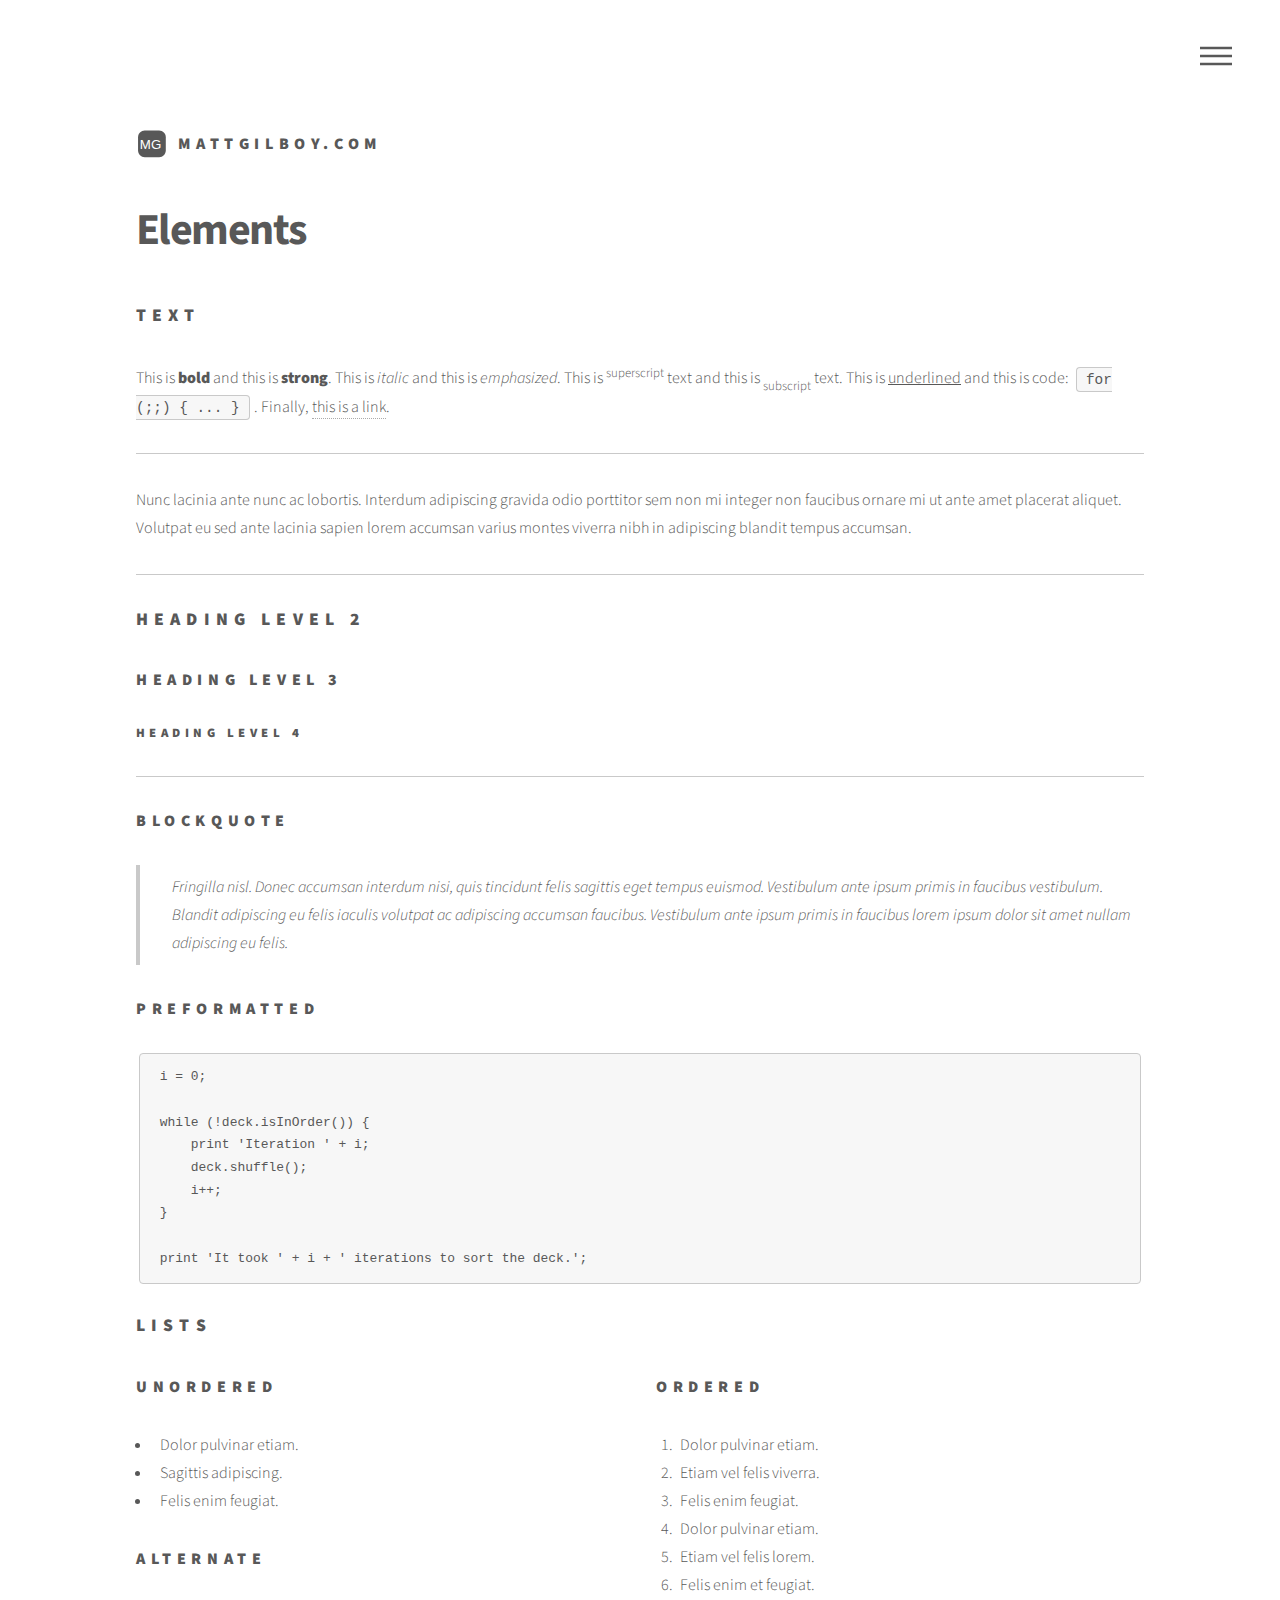
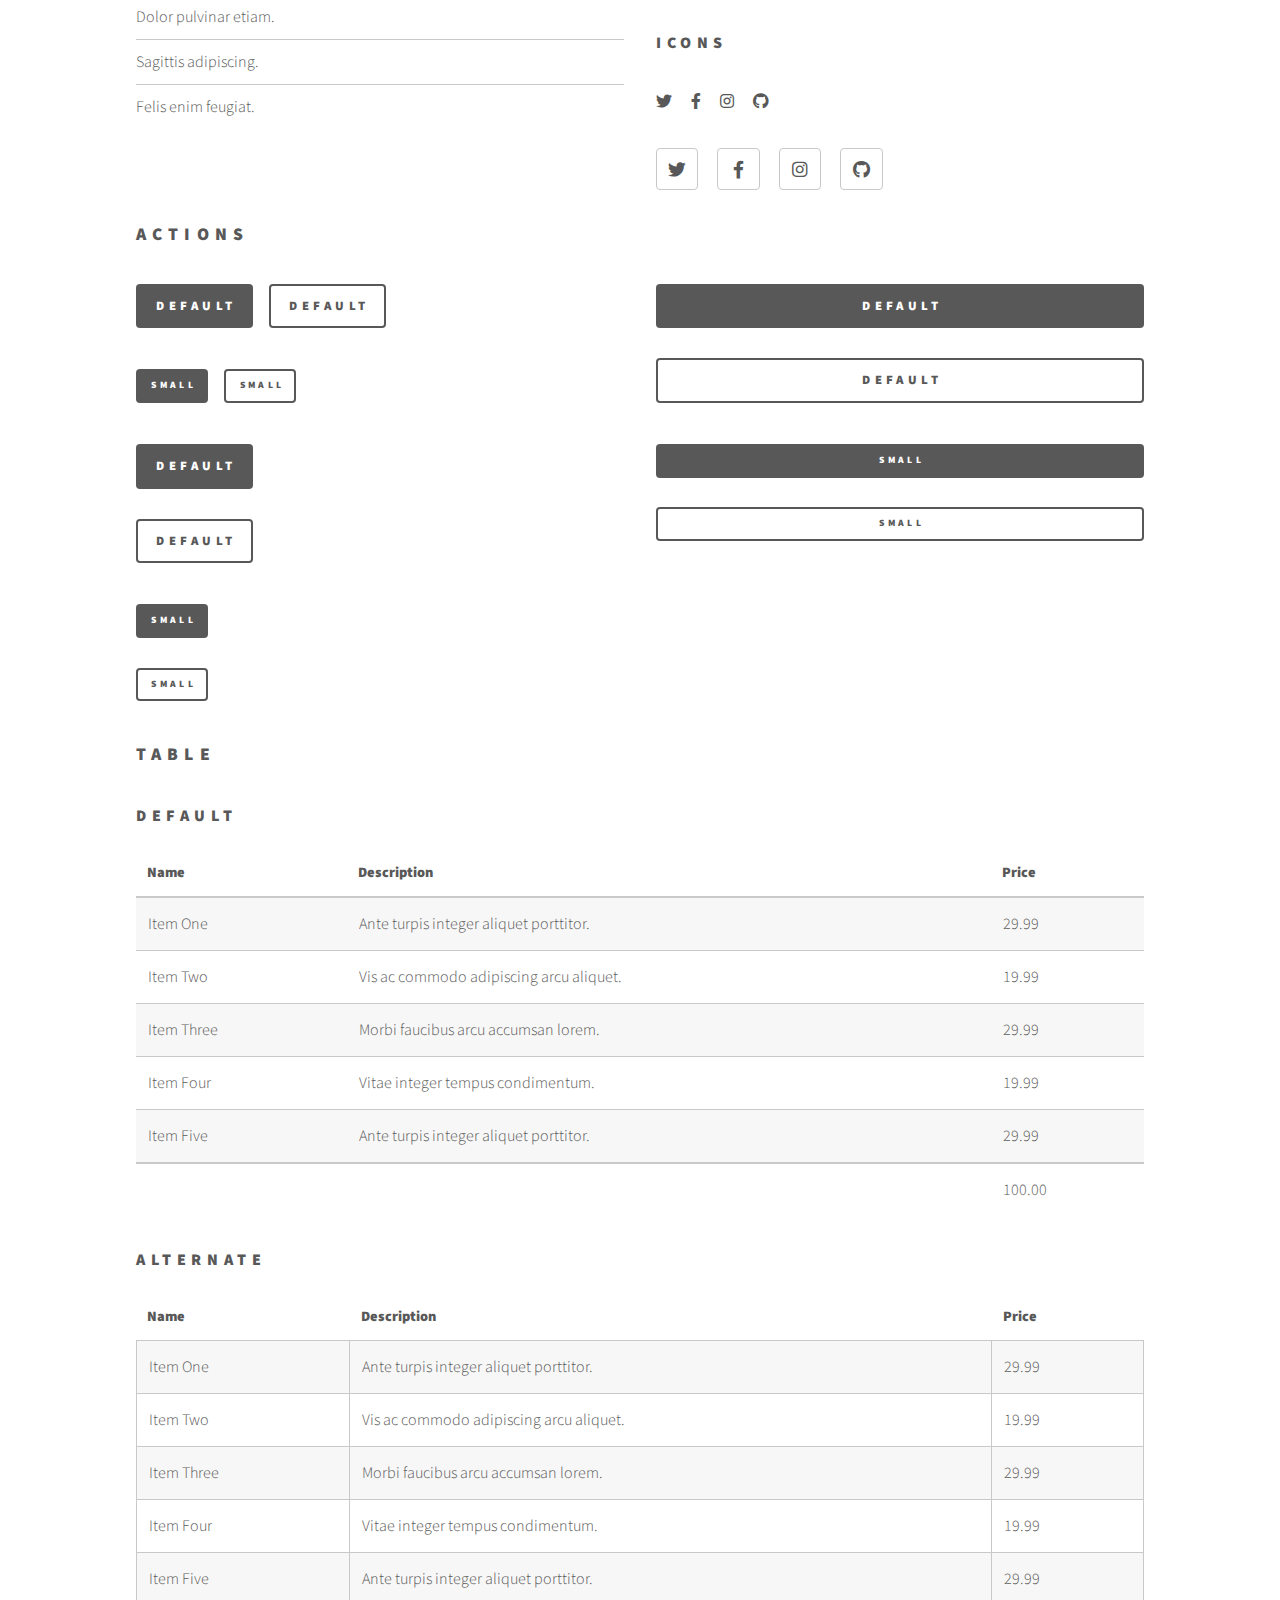
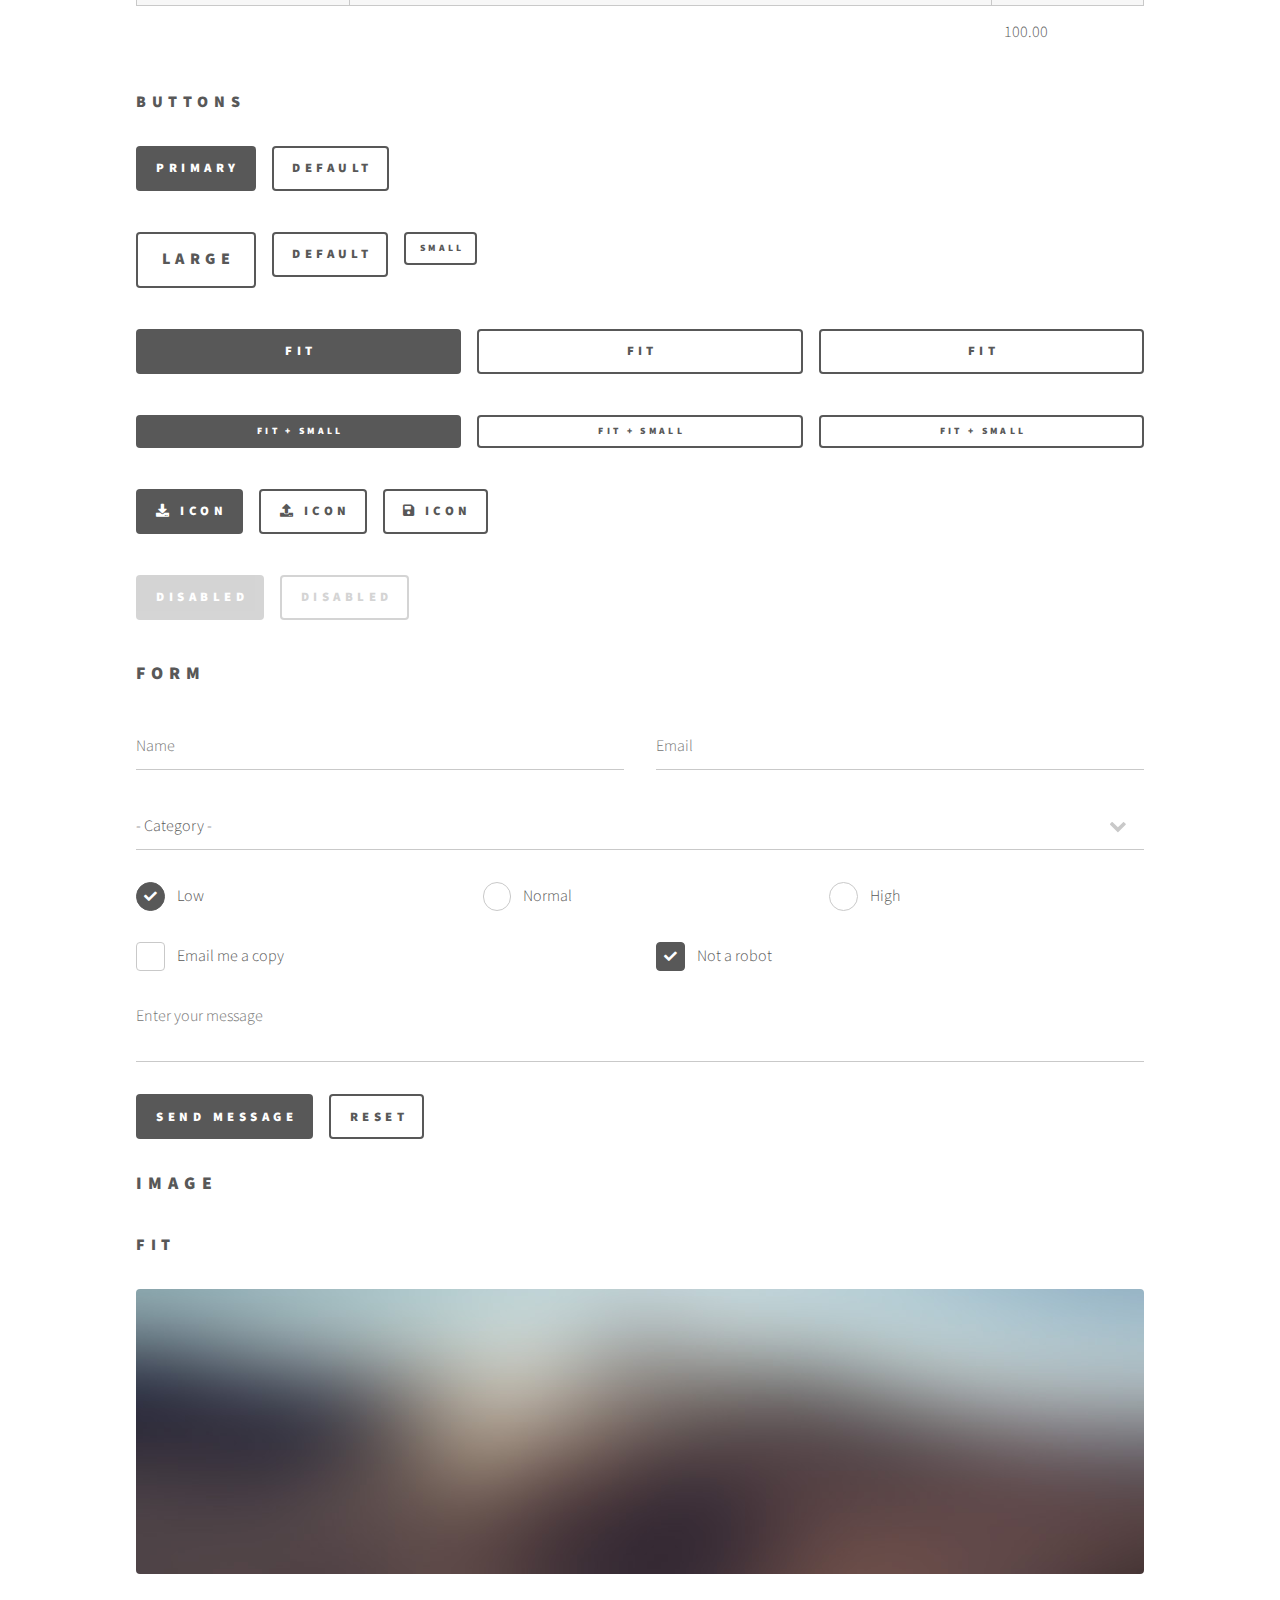
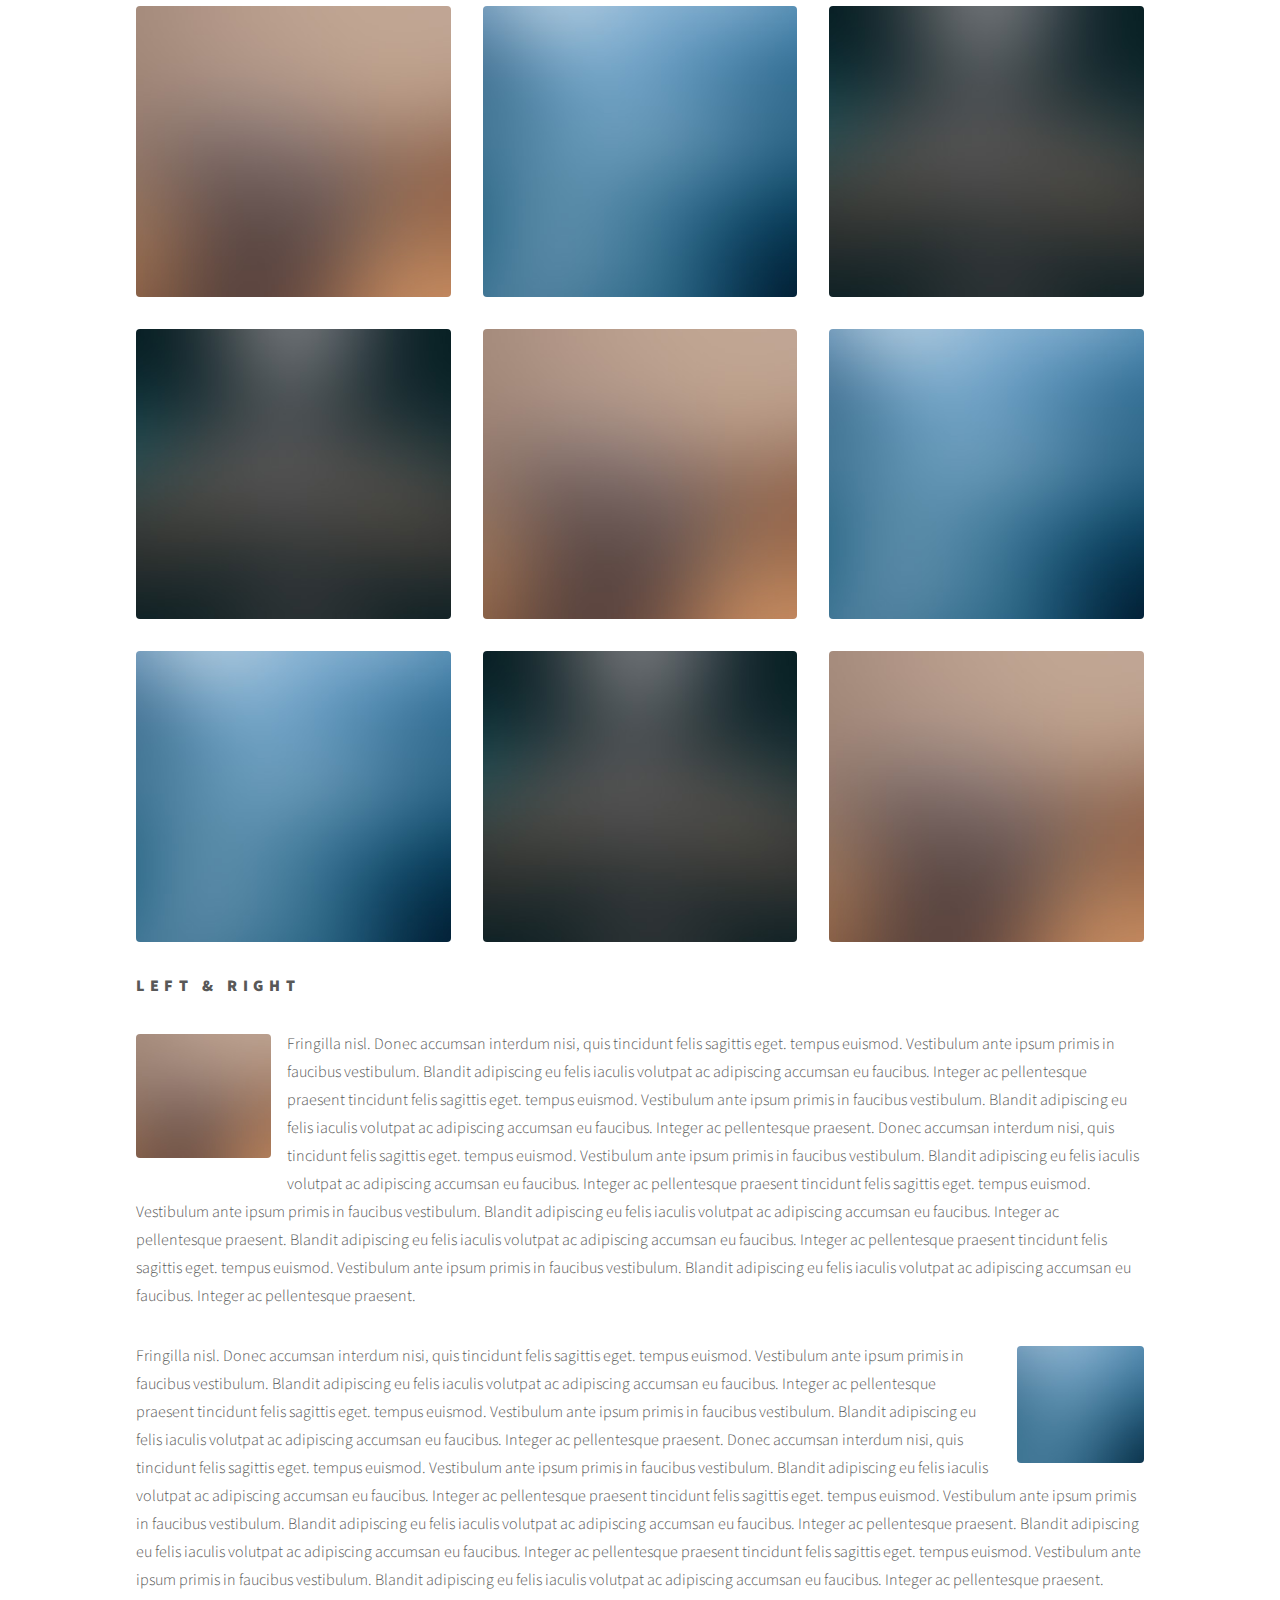
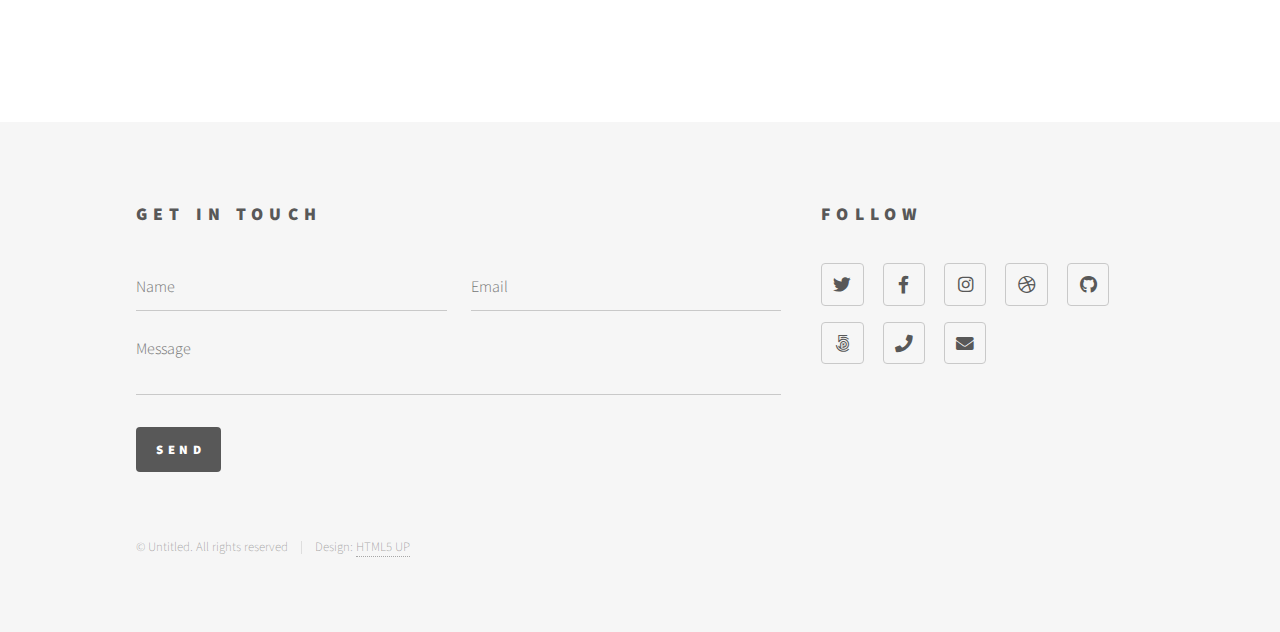
<file: elements.html>
<!DOCTYPE HTML>
<!--
	Phantom by HTML5 UP
	html5up.net | @ajlkn
	Free for personal and commercial use under the CCA 3.0 license (html5up.net/license)
-->
<html>
	<head>
		<title>Elements</title>
		<meta charset="utf-8" />
		<meta name="viewport" content="width=device-width, initial-scale=1, user-scalable=no" />
		<link rel="stylesheet" href="assets/css/main.css" />
		<noscript><link rel="stylesheet" href="assets/css/noscript.css" /></noscript>
	</head>
	<body class="is-preload">
		<!-- Wrapper -->
			<div id="wrapper">

				<!-- Header -->
					<header id="header">
						<div class="inner">

							<!-- Logo -->
								<a href="index.html" class="logo">
									<span class="symbol"><img src="images/logo.svg" alt="" /></span><span class="title">mattgilboy.com</span>
								</a>

							<!-- Nav -->
								<nav>
									<ul>
										<li><a href="#menu">Menu</a></li>
									</ul>
								</nav>

						</div>
					</header>

				<!-- Menu -->
					<nav id="menu">
						<h2>Menu</h2>
						<ul>
							<li><a href="index.html">Home</a></li>
							<li><a href="generic.html">Ipsum veroeros</a></li>
							<li><a href="generic.html">Tempus etiam</a></li>
							<li><a href="generic.html">Consequat dolor</a></li>
							<li><a href="elements.html">Elements</a></li>
						</ul>
					</nav>

				<!-- Main -->
					<div id="main">
						<div class="inner">
							<h1>Elements</h1>

							<!-- Text -->
								<section>
									<h2>Text</h2>
									<p>This is <b>bold</b> and this is <strong>strong</strong>. This is <i>italic</i> and this is <em>emphasized</em>.
									This is <sup>superscript</sup> text and this is <sub>subscript</sub> text.
									This is <u>underlined</u> and this is code: <code>for (;;) { ... }</code>. Finally, <a href="#">this is a link</a>.</p>
									<hr />
									<p>Nunc lacinia ante nunc ac lobortis. Interdum adipiscing gravida odio porttitor sem non mi integer non faucibus ornare mi ut ante amet placerat aliquet. Volutpat eu sed ante lacinia sapien lorem accumsan varius montes viverra nibh in adipiscing blandit tempus accumsan.</p>
									<hr />
									<h2>Heading Level 2</h2>
									<h3>Heading Level 3</h3>
									<h4>Heading Level 4</h4>
									<hr />
									<h3>Blockquote</h3>
									<blockquote>Fringilla nisl. Donec accumsan interdum nisi, quis tincidunt felis sagittis eget tempus euismod. Vestibulum ante ipsum primis in faucibus vestibulum. Blandit adipiscing eu felis iaculis volutpat ac adipiscing accumsan faucibus. Vestibulum ante ipsum primis in faucibus lorem ipsum dolor sit amet nullam adipiscing eu felis.</blockquote>
									<h3>Preformatted</h3>
									<pre><code>i = 0;

while (!deck.isInOrder()) {
    print 'Iteration ' + i;
    deck.shuffle();
    i++;
}

print 'It took ' + i + ' iterations to sort the deck.';</code></pre>
								</section>

							<!-- Lists -->
								<section>
									<h2>Lists</h2>
									<div class="row">
										<div class="col-6 col-12-medium">
											<h3>Unordered</h3>
											<ul>
												<li>Dolor pulvinar etiam.</li>
												<li>Sagittis adipiscing.</li>
												<li>Felis enim feugiat.</li>
											</ul>
											<h3>Alternate</h3>
											<ul class="alt">
												<li>Dolor pulvinar etiam.</li>
												<li>Sagittis adipiscing.</li>
												<li>Felis enim feugiat.</li>
											</ul>
										</div>
										<div class="col-6 col-12-medium">
											<h3>Ordered</h3>
											<ol>
												<li>Dolor pulvinar etiam.</li>
												<li>Etiam vel felis viverra.</li>
												<li>Felis enim feugiat.</li>
												<li>Dolor pulvinar etiam.</li>
												<li>Etiam vel felis lorem.</li>
												<li>Felis enim et feugiat.</li>
											</ol>
											<h3>Icons</h3>
											<ul class="icons">
												<li><a href="#" class="icon brands style1 fa-twitter"><span class="label">Twitter</span></a></li>
												<li><a href="#" class="icon brands style1 fa-facebook-f"><span class="label">Facebook</span></a></li>
												<li><a href="#" class="icon brands style1 fa-instagram"><span class="label">Instagram</span></a></li>
												<li><a href="#" class="icon brands style1 fa-github"><span class="label">Github</span></a></li>
											</ul>
											<ul class="icons">
												<li><a href="#" class="icon brands style2 fa-twitter"><span class="label">Twitter</span></a></li>
												<li><a href="#" class="icon brands style2 fa-facebook-f"><span class="label">Facebook</span></a></li>
												<li><a href="#" class="icon brands style2 fa-instagram"><span class="label">Instagram</span></a></li>
												<li><a href="#" class="icon brands style2 fa-github"><span class="label">Github</span></a></li>
											</ul>
										</div>
									</div>
									<h2>Actions</h2>
									<div class="row">
										<div class="col-6 col-12-medium">
											<ul class="actions">
												<li><a href="#" class="button primary">Default</a></li>
												<li><a href="#" class="button">Default</a></li>
											</ul>
											<ul class="actions small">
												<li><a href="#" class="button primary small">Small</a></li>
												<li><a href="#" class="button small">Small</a></li>
											</ul>
											<ul class="actions stacked">
												<li><a href="#" class="button primary">Default</a></li>
												<li><a href="#" class="button">Default</a></li>
											</ul>
											<ul class="actions stacked">
												<li><a href="#" class="button primary small">Small</a></li>
												<li><a href="#" class="button small">Small</a></li>
											</ul>
										</div>
										<div class="col-6 col-12-medium">
											<ul class="actions stacked">
												<li><a href="#" class="button primary fit">Default</a></li>
												<li><a href="#" class="button fit">Default</a></li>
											</ul>
											<ul class="actions stacked">
												<li><a href="#" class="button primary small fit">Small</a></li>
												<li><a href="#" class="button small fit">Small</a></li>
											</ul>
										</div>
									</div>
								</section>

							<!-- Table -->
								<section>
									<h2>Table</h2>
									<h3>Default</h3>
									<div class="table-wrapper">
										<table>
											<thead>
												<tr>
													<th>Name</th>
													<th>Description</th>
													<th>Price</th>
												</tr>
											</thead>
											<tbody>
												<tr>
													<td>Item One</td>
													<td>Ante turpis integer aliquet porttitor.</td>
													<td>29.99</td>
												</tr>
												<tr>
													<td>Item Two</td>
													<td>Vis ac commodo adipiscing arcu aliquet.</td>
													<td>19.99</td>
												</tr>
												<tr>
													<td>Item Three</td>
													<td> Morbi faucibus arcu accumsan lorem.</td>
													<td>29.99</td>
												</tr>
												<tr>
													<td>Item Four</td>
													<td>Vitae integer tempus condimentum.</td>
													<td>19.99</td>
												</tr>
												<tr>
													<td>Item Five</td>
													<td>Ante turpis integer aliquet porttitor.</td>
													<td>29.99</td>
												</tr>
											</tbody>
											<tfoot>
												<tr>
													<td colspan="2"></td>
													<td>100.00</td>
												</tr>
											</tfoot>
										</table>
									</div>

									<h3>Alternate</h3>
									<div class="table-wrapper">
										<table class="alt">
											<thead>
												<tr>
													<th>Name</th>
													<th>Description</th>
													<th>Price</th>
												</tr>
											</thead>
											<tbody>
												<tr>
													<td>Item One</td>
													<td>Ante turpis integer aliquet porttitor.</td>
													<td>29.99</td>
												</tr>
												<tr>
													<td>Item Two</td>
													<td>Vis ac commodo adipiscing arcu aliquet.</td>
													<td>19.99</td>
												</tr>
												<tr>
													<td>Item Three</td>
													<td> Morbi faucibus arcu accumsan lorem.</td>
													<td>29.99</td>
												</tr>
												<tr>
													<td>Item Four</td>
													<td>Vitae integer tempus condimentum.</td>
													<td>19.99</td>
												</tr>
												<tr>
													<td>Item Five</td>
													<td>Ante turpis integer aliquet porttitor.</td>
													<td>29.99</td>
												</tr>
											</tbody>
											<tfoot>
												<tr>
													<td colspan="2"></td>
													<td>100.00</td>
												</tr>
											</tfoot>
										</table>
									</div>
								</section>

							<!-- Buttons -->
								<section>
									<h3>Buttons</h3>
									<ul class="actions">
										<li><a href="#" class="button primary">Primary</a></li>
										<li><a href="#" class="button">Default</a></li>
									</ul>
									<ul class="actions">
										<li><a href="#" class="button large">Large</a></li>
										<li><a href="#" class="button">Default</a></li>
										<li><a href="#" class="button small">Small</a></li>
									</ul>
									<ul class="actions fit">
										<li><a href="#" class="button primary fit">Fit</a></li>
										<li><a href="#" class="button fit">Fit</a></li>
										<li><a href="#" class="button fit">Fit</a></li>
									</ul>
									<ul class="actions fit small">
										<li><a href="#" class="button primary fit small">Fit + Small</a></li>
										<li><a href="#" class="button fit small">Fit + Small</a></li>
										<li><a href="#" class="button fit small">Fit + Small</a></li>
									</ul>
									<ul class="actions">
										<li><a href="#" class="button primary icon solid fa-download">Icon</a></li>
										<li><a href="#" class="button icon solid fa-upload">Icon</a></li>
										<li><a href="#" class="button icon solid fa-save">Icon</a></li>
									</ul>
									<ul class="actions">
										<li><span class="button primary disabled">Disabled</span></li>
										<li><span class="button disabled">Disabled</span></li>
									</ul>
								</section>

							<!-- Form -->
								<section>
									<h2>Form</h2>
									<form method="post" action="#">
										<div class="row gtr-uniform">
											<div class="col-6 col-12-xsmall">
												<input type="text" name="demo-name" id="demo-name" value="" placeholder="Name" />
											</div>
											<div class="col-6 col-12-xsmall">
												<input type="email" name="demo-email" id="demo-email" value="" placeholder="Email" />
											</div>
											<div class="col-12">
												<select name="demo-category" id="demo-category">
													<option value="">- Category -</option>
													<option value="1">Manufacturing</option>
													<option value="1">Shipping</option>
													<option value="1">Administration</option>
													<option value="1">Human Resources</option>
												</select>
											</div>
											<div class="col-4 col-12-small">
												<input type="radio" id="demo-priority-low" name="demo-priority" checked>
												<label for="demo-priority-low">Low</label>
											</div>
											<div class="col-4 col-12-small">
												<input type="radio" id="demo-priority-normal" name="demo-priority">
												<label for="demo-priority-normal">Normal</label>
											</div>
											<div class="col-4 col-12-small">
												<input type="radio" id="demo-priority-high" name="demo-priority">
												<label for="demo-priority-high">High</label>
											</div>
											<div class="col-6 col-12-small">
												<input type="checkbox" id="demo-copy" name="demo-copy">
												<label for="demo-copy">Email me a copy</label>
											</div>
											<div class="col-6 col-12-small">
												<input type="checkbox" id="demo-human" name="demo-human" checked>
												<label for="demo-human">Not a robot</label>
											</div>
											<div class="col-12">
												<textarea name="demo-message" id="demo-message" placeholder="Enter your message" rows="6"></textarea>
											</div>
											<div class="col-12">
												<ul class="actions">
													<li><input type="submit" value="Send Message" class="primary" /></li>
													<li><input type="reset" value="Reset" /></li>
												</ul>
											</div>
										</div>
									</form>
								</section>

							<!-- Image -->
								<section>
									<h2>Image</h2>
									<h3>Fit</h3>
									<div class="box alt">
										<div class="row gtr-uniform">
											<div class="col-12"><span class="image fit"><img src="images/pic13.jpg" alt="" /></span></div>
											<div class="col-4"><span class="image fit"><img src="images/pic01.jpg" alt="" /></span></div>
											<div class="col-4"><span class="image fit"><img src="images/pic02.jpg" alt="" /></span></div>
											<div class="col-4"><span class="image fit"><img src="images/pic03.jpg" alt="" /></span></div>
											<div class="col-4"><span class="image fit"><img src="images/pic03.jpg" alt="" /></span></div>
											<div class="col-4"><span class="image fit"><img src="images/pic01.jpg" alt="" /></span></div>
											<div class="col-4"><span class="image fit"><img src="images/pic02.jpg" alt="" /></span></div>
											<div class="col-4"><span class="image fit"><img src="images/pic02.jpg" alt="" /></span></div>
											<div class="col-4"><span class="image fit"><img src="images/pic03.jpg" alt="" /></span></div>
											<div class="col-4"><span class="image fit"><img src="images/pic01.jpg" alt="" /></span></div>
										</div>
									</div>
									<h3>Left &amp; Right</h3>
									<p><span class="image left"><img src="images/pic14.jpg" alt="" /></span>Fringilla nisl. Donec accumsan interdum nisi, quis tincidunt felis sagittis eget. tempus euismod. Vestibulum ante ipsum primis in faucibus vestibulum. Blandit adipiscing eu felis iaculis volutpat ac adipiscing accumsan eu faucibus. Integer ac pellentesque praesent tincidunt felis sagittis eget. tempus euismod. Vestibulum ante ipsum primis in faucibus vestibulum. Blandit adipiscing eu felis iaculis volutpat ac adipiscing accumsan eu faucibus. Integer ac pellentesque praesent. Donec accumsan interdum nisi, quis tincidunt felis sagittis eget. tempus euismod. Vestibulum ante ipsum primis in faucibus vestibulum. Blandit adipiscing eu felis iaculis volutpat ac adipiscing accumsan eu faucibus. Integer ac pellentesque praesent tincidunt felis sagittis eget. tempus euismod. Vestibulum ante ipsum primis in faucibus vestibulum. Blandit adipiscing eu felis iaculis volutpat ac adipiscing accumsan eu faucibus. Integer ac pellentesque praesent. Blandit adipiscing eu felis iaculis volutpat ac adipiscing accumsan eu faucibus. Integer ac pellentesque praesent tincidunt felis sagittis eget. tempus euismod. Vestibulum ante ipsum primis in faucibus vestibulum. Blandit adipiscing eu felis iaculis volutpat ac adipiscing accumsan eu faucibus. Integer ac pellentesque praesent.</p>
									<p><span class="image right"><img src="images/pic15.jpg" alt="" /></span>Fringilla nisl. Donec accumsan interdum nisi, quis tincidunt felis sagittis eget. tempus euismod. Vestibulum ante ipsum primis in faucibus vestibulum. Blandit adipiscing eu felis iaculis volutpat ac adipiscing accumsan eu faucibus. Integer ac pellentesque praesent tincidunt felis sagittis eget. tempus euismod. Vestibulum ante ipsum primis in faucibus vestibulum. Blandit adipiscing eu felis iaculis volutpat ac adipiscing accumsan eu faucibus. Integer ac pellentesque praesent. Donec accumsan interdum nisi, quis tincidunt felis sagittis eget. tempus euismod. Vestibulum ante ipsum primis in faucibus vestibulum. Blandit adipiscing eu felis iaculis volutpat ac adipiscing accumsan eu faucibus. Integer ac pellentesque praesent tincidunt felis sagittis eget. tempus euismod. Vestibulum ante ipsum primis in faucibus vestibulum. Blandit adipiscing eu felis iaculis volutpat ac adipiscing accumsan eu faucibus. Integer ac pellentesque praesent. Blandit adipiscing eu felis iaculis volutpat ac adipiscing accumsan eu faucibus. Integer ac pellentesque praesent tincidunt felis sagittis eget. tempus euismod. Vestibulum ante ipsum primis in faucibus vestibulum. Blandit adipiscing eu felis iaculis volutpat ac adipiscing accumsan eu faucibus. Integer ac pellentesque praesent.</p>
								</section>

						</div>
					</div>

				<!-- Footer -->
					<footer id="footer">
						<div class="inner">
							<section>
								<h2>Get in touch</h2>
								<form method="post" action="#">
									<div class="fields">
										<div class="field half">
											<input type="text" name="name" id="name" placeholder="Name" />
										</div>
										<div class="field half">
											<input type="email" name="email" id="email" placeholder="Email" />
										</div>
										<div class="field">
											<textarea name="message" id="message" placeholder="Message"></textarea>
										</div>
									</div>
									<ul class="actions">
										<li><input type="submit" value="Send" class="primary" /></li>
									</ul>
								</form>
							</section>
							<section>
								<h2>Follow</h2>
								<ul class="icons">
									<li><a href="#" class="icon brands style2 fa-twitter"><span class="label">Twitter</span></a></li>
									<li><a href="#" class="icon brands style2 fa-facebook-f"><span class="label">Facebook</span></a></li>
									<li><a href="#" class="icon brands style2 fa-instagram"><span class="label">Instagram</span></a></li>
									<li><a href="#" class="icon brands style2 fa-dribbble"><span class="label">Dribbble</span></a></li>
									<li><a href="#" class="icon brands style2 fa-github"><span class="label">GitHub</span></a></li>
									<li><a href="#" class="icon brands style2 fa-500px"><span class="label">500px</span></a></li>
									<li><a href="#" class="icon solid style2 fa-phone"><span class="label">Phone</span></a></li>
									<li><a href="#" class="icon solid style2 fa-envelope"><span class="label">Email</span></a></li>
								</ul>
							</section>
							<ul class="copyright">
								<li>&copy; Untitled. All rights reserved</li><li>Design: <a href="http://html5up.net">HTML5 UP</a></li>
							</ul>
						</div>
					</footer>

			</div>

		<!-- Scripts -->
			<script src="assets/js/jquery.min.js"></script>
			<script src="assets/js/browser.min.js"></script>
			<script src="assets/js/breakpoints.min.js"></script>
			<script src="assets/js/util.js"></script>
			<script src="assets/js/main.js"></script>

	</body>
</html>
</file>
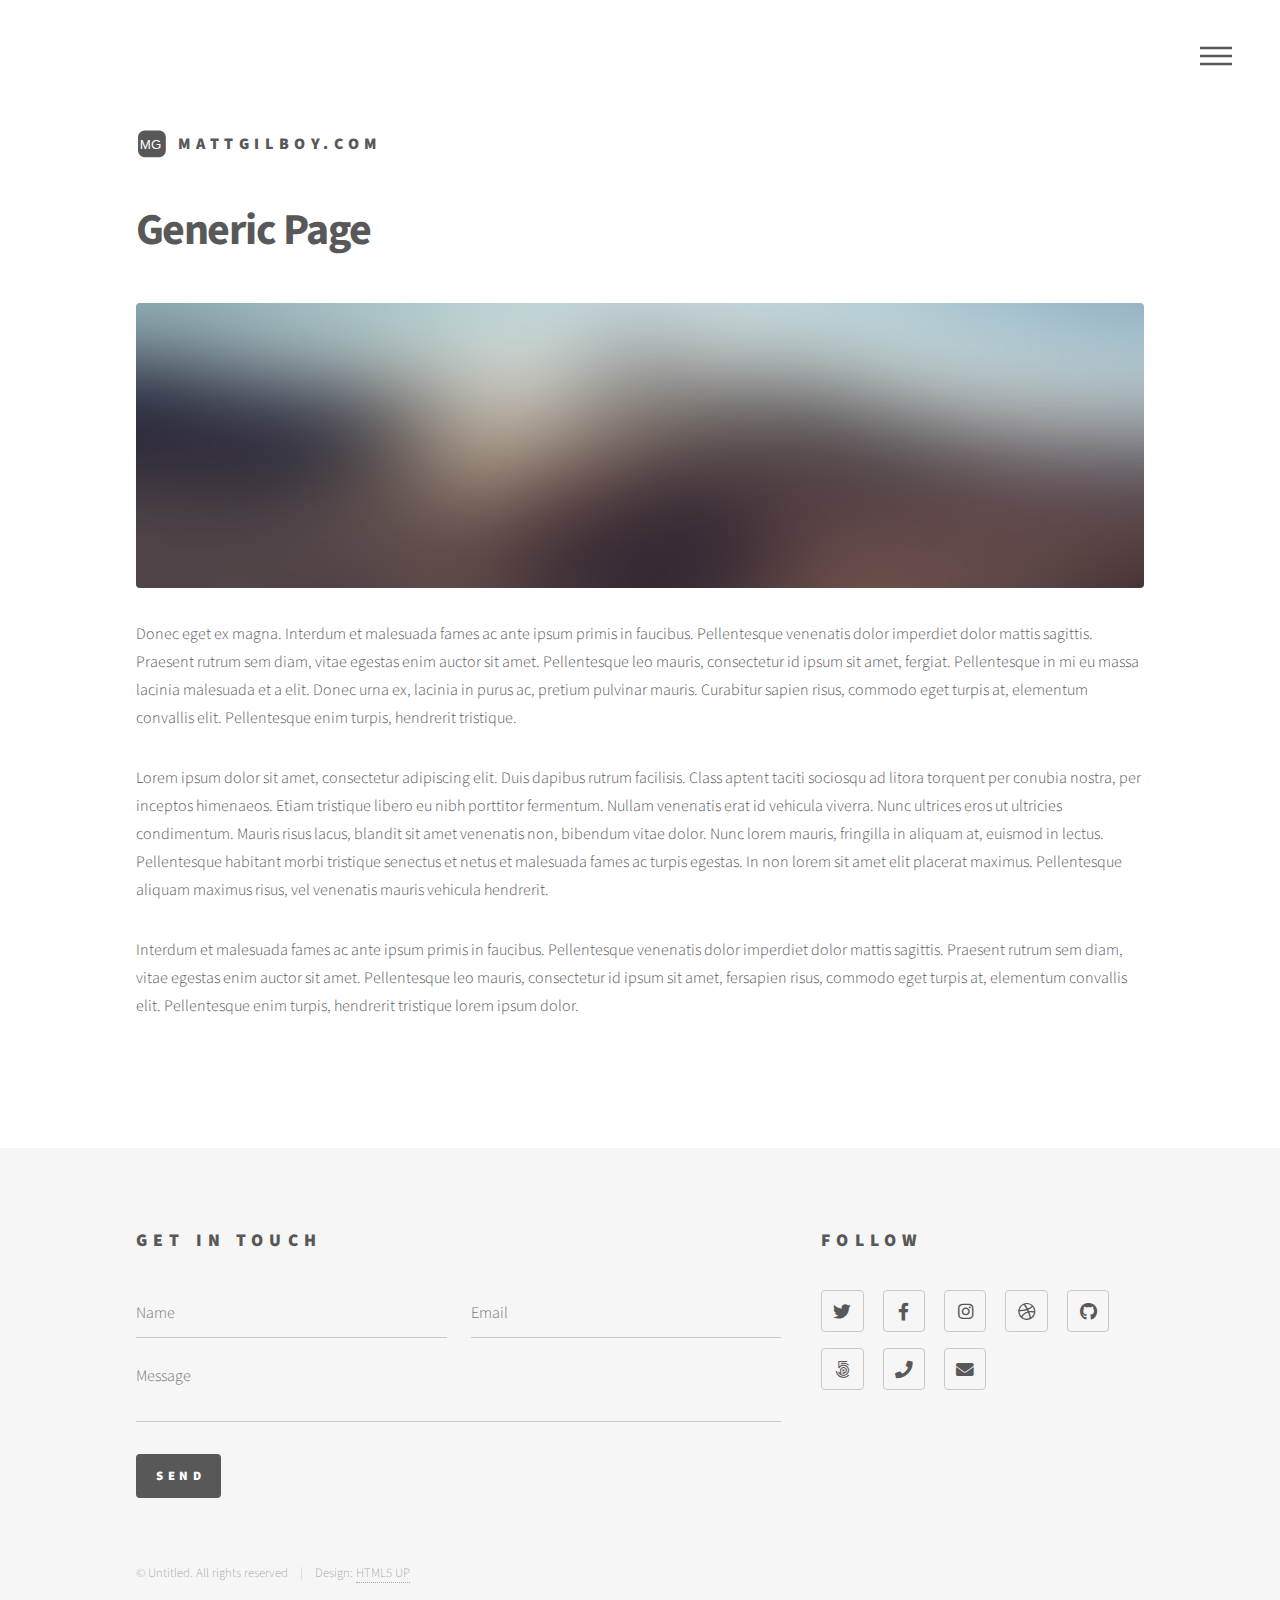
<file: generic.html>
<!DOCTYPE HTML>
<!--
	Phantom by HTML5 UP
	html5up.net | @ajlkn
	Free for personal and commercial use under the CCA 3.0 license (html5up.net/license)
-->
<html>
	<head>
		<title>Generic - Phantom by HTML5 UP</title>
		<meta charset="utf-8" />
		<meta name="viewport" content="width=device-width, initial-scale=1, user-scalable=no" />
		<link rel="stylesheet" href="assets/css/main.css" />
		<noscript><link rel="stylesheet" href="assets/css/noscript.css" /></noscript>
	</head>
	<body class="is-preload">
		<!-- Wrapper -->
			<div id="wrapper">

				<!-- Header -->
					<header id="header">
						<div class="inner">

							<!-- Logo -->
								<a href="index.html" class="logo">
									<span class="symbol"><img src="images/logo.svg" alt="" /></span><span class="title">mattgilboy.com</span>
								</a>

							<!-- Nav -->
								<nav>
									<ul>
										<li><a href="#menu">Menu</a></li>
									</ul>
								</nav>

						</div>
					</header>

				<!-- Menu -->
					<nav id="menu">
						<h2>Menu</h2>
						<ul>
							<li><a href="index.html">Home</a></li>
							<li><a href="generic.html">Ipsum veroeros</a></li>
							<li><a href="generic.html">Tempus etiam</a></li>
							<li><a href="generic.html">Consequat dolor</a></li>
							<li><a href="elements.html">Elements</a></li>
						</ul>
					</nav>

				<!-- Main -->
					<div id="main">
						<div class="inner">
							<h1>Generic Page</h1>
							<span class="image main"><img src="images/pic13.jpg" alt="" /></span>
							<p>Donec eget ex magna. Interdum et malesuada fames ac ante ipsum primis in faucibus. Pellentesque venenatis dolor imperdiet dolor mattis sagittis. Praesent rutrum sem diam, vitae egestas enim auctor sit amet. Pellentesque leo mauris, consectetur id ipsum sit amet, fergiat. Pellentesque in mi eu massa lacinia malesuada et a elit. Donec urna ex, lacinia in purus ac, pretium pulvinar mauris. Curabitur sapien risus, commodo eget turpis at, elementum convallis elit. Pellentesque enim turpis, hendrerit tristique.</p>
							<p>Lorem ipsum dolor sit amet, consectetur adipiscing elit. Duis dapibus rutrum facilisis. Class aptent taciti sociosqu ad litora torquent per conubia nostra, per inceptos himenaeos. Etiam tristique libero eu nibh porttitor fermentum. Nullam venenatis erat id vehicula viverra. Nunc ultrices eros ut ultricies condimentum. Mauris risus lacus, blandit sit amet venenatis non, bibendum vitae dolor. Nunc lorem mauris, fringilla in aliquam at, euismod in lectus. Pellentesque habitant morbi tristique senectus et netus et malesuada fames ac turpis egestas. In non lorem sit amet elit placerat maximus. Pellentesque aliquam maximus risus, vel venenatis mauris vehicula hendrerit.</p>
							<p>Interdum et malesuada fames ac ante ipsum primis in faucibus. Pellentesque venenatis dolor imperdiet dolor mattis sagittis. Praesent rutrum sem diam, vitae egestas enim auctor sit amet. Pellentesque leo mauris, consectetur id ipsum sit amet, fersapien risus, commodo eget turpis at, elementum convallis elit. Pellentesque enim turpis, hendrerit tristique lorem ipsum dolor.</p>
						</div>
					</div>

				<!-- Footer -->
					<footer id="footer">
						<div class="inner">
							<section>
								<h2>Get in touch</h2>
								<form method="post" action="#">
									<div class="fields">
										<div class="field half">
											<input type="text" name="name" id="name" placeholder="Name" />
										</div>
										<div class="field half">
											<input type="email" name="email" id="email" placeholder="Email" />
										</div>
										<div class="field">
											<textarea name="message" id="message" placeholder="Message"></textarea>
										</div>
									</div>
									<ul class="actions">
										<li><input type="submit" value="Send" class="primary" /></li>
									</ul>
								</form>
							</section>
							<section>
								<h2>Follow</h2>
								<ul class="icons">
									<li><a href="#" class="icon brands style2 fa-twitter"><span class="label">Twitter</span></a></li>
									<li><a href="#" class="icon brands style2 fa-facebook-f"><span class="label">Facebook</span></a></li>
									<li><a href="#" class="icon brands style2 fa-instagram"><span class="label">Instagram</span></a></li>
									<li><a href="#" class="icon brands style2 fa-dribbble"><span class="label">Dribbble</span></a></li>
									<li><a href="#" class="icon brands style2 fa-github"><span class="label">GitHub</span></a></li>
									<li><a href="#" class="icon brands style2 fa-500px"><span class="label">500px</span></a></li>
									<li><a href="#" class="icon solid style2 fa-phone"><span class="label">Phone</span></a></li>
									<li><a href="#" class="icon solid style2 fa-envelope"><span class="label">Email</span></a></li>
								</ul>
							</section>
							<ul class="copyright">
								<li>&copy; Untitled. All rights reserved</li><li>Design: <a href="http://html5up.net">HTML5 UP</a></li>
							</ul>
						</div>
					</footer>

			</div>

		<!-- Scripts -->
			<script src="assets/js/jquery.min.js"></script>
			<script src="assets/js/browser.min.js"></script>
			<script src="assets/js/breakpoints.min.js"></script>
			<script src="assets/js/util.js"></script>
			<script src="assets/js/main.js"></script>

	</body>
</html>
</file>
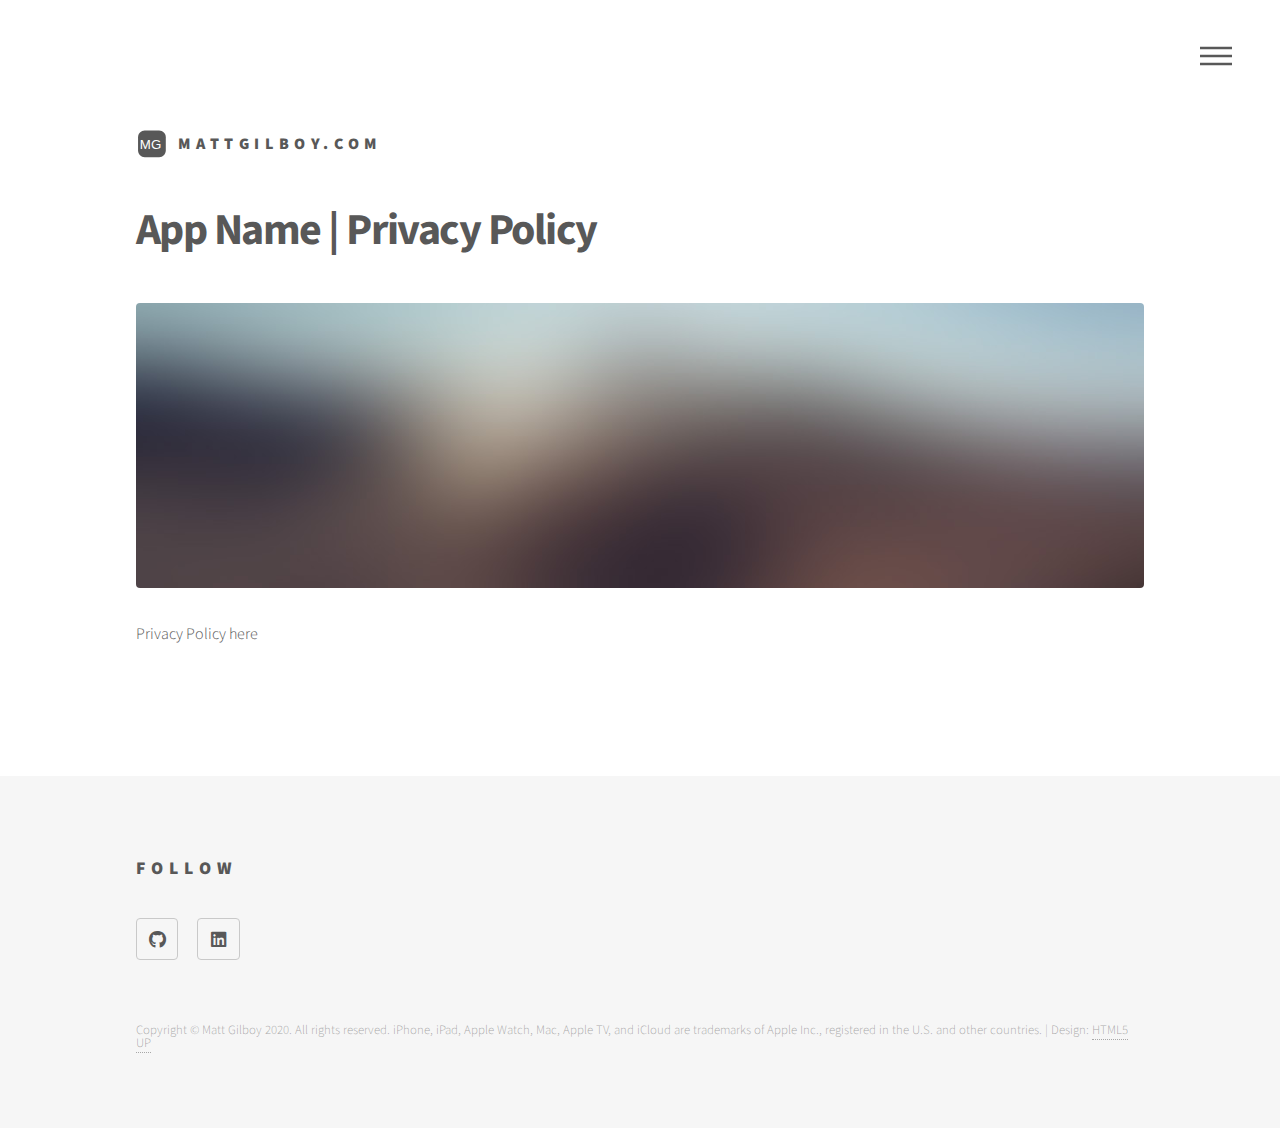
<file: app/privacy.html>
<!DOCTYPE HTML>
<!--
	Phantom by HTML5 UP
	html5up.net | @ajlkn
	Free for personal and commercial use under the CCA 3.0 license (html5up.net/license)
-->
<html>
	<head>
		<title>App Name | Privacy</title>
		<meta charset="utf-8" />
		<meta name="viewport" content="width=device-width, initial-scale=1, user-scalable=no" />
		<link rel="stylesheet" href="../assets/css/main.css" />
		<noscript><link rel="stylesheet" href="../assets/css/noscript.css" /></noscript>
	</head>
	<body class="is-preload">
		<!-- Wrapper -->
			<div id="wrapper">

				<!-- Header -->
					<header id="header">
						<div class="inner">

							<!-- Logo -->
								<a href="index.html" class="logo">
									<span class="symbol"><img src="../images/logo.svg" alt="" /></span><span class="title">mattgilboy.com</span>
								</a>

							<!-- Nav -->
								<nav>
									<ul>
										<li><a href="#menu">Menu</a></li>
									</ul>
								</nav>

						</div>
					</header>

				<!-- Menu -->
					<nav id="menu">
						<h2>Menu</h2>
						<ul>
							<li><a href="../index.html">Home</a></li>
                            <li><a href="/">App Name</a></li>
						</ul>
					</nav>

				<!-- Main -->
					<div id="main">
						<div class="inner">
							<h1>App Name | Privacy Policy </h1>
							<span class="image main"><img src="../images/pic13.jpg" alt="" /></span>

                            <p>Privacy Policy here</p>
						</div>
					</div>

                    <!-- Footer -->
                        <footer id="footer">
                            <div class="inner">
                                <!--
                                <section>
                                    <h2>Get in touch</h2>
                                    <form method="post" action="#">
                                        <div class="fields">
                                            <div class="field half">
                                                <input type="text" name="name" id="name" placeholder="Name" />
                                            </div>
                                            <div class="field half">
                                                <input type="email" name="email" id="email" placeholder="Email" />
                                            </div>
                                            <div class="field">
                                                <textarea name="message" id="message" placeholder="Message"></textarea>
                                            </div>
                                        </div>
                                        <ul class="actions">
                                            <li><input type="submit" value="Send" class="primary" /></li>
                                        </ul>
                                    </form>
                                </section>
                                -->
                                <section>
                                    <h2>Follow</h2>
                                    <ul class="icons">
                                        <li><a href="https://github.com/mattgilboy" class="icon brands style2 fa-github"><span class="label">GitHub</span></a></li>
                                        <li><a href="https://www.linkedin.com/in/mattgilboy/" class="icon brands style2 fa-linkedin"><span class="label">LinkedIn</span></a></li>
                                    </ul>
                                </section>

                                <ul class="copyright">
                                    <li>Copyright &copy; Matt Gilboy 2020. All rights reserved. iPhone, iPad, Apple Watch, Mac, Apple TV, and iCloud are trademarks of Apple Inc., registered in the U.S. and other countries. | Design: <a href="http://html5up.net">HTML5 UP</a></li>
                                </ul>
                            </div>
                        </footer>

			</div>

		<!-- Scripts -->
			<script src="../assets/js/jquery.min.js"></script>
			<script src="../assets/js/browser.min.js"></script>
			<script src="../assets/js/breakpoints.min.js"></script>
			<script src="../assets/js/util.js"></script>
			<script src="../assets/js/main.js"></script>

	</body>
</html>
</file>
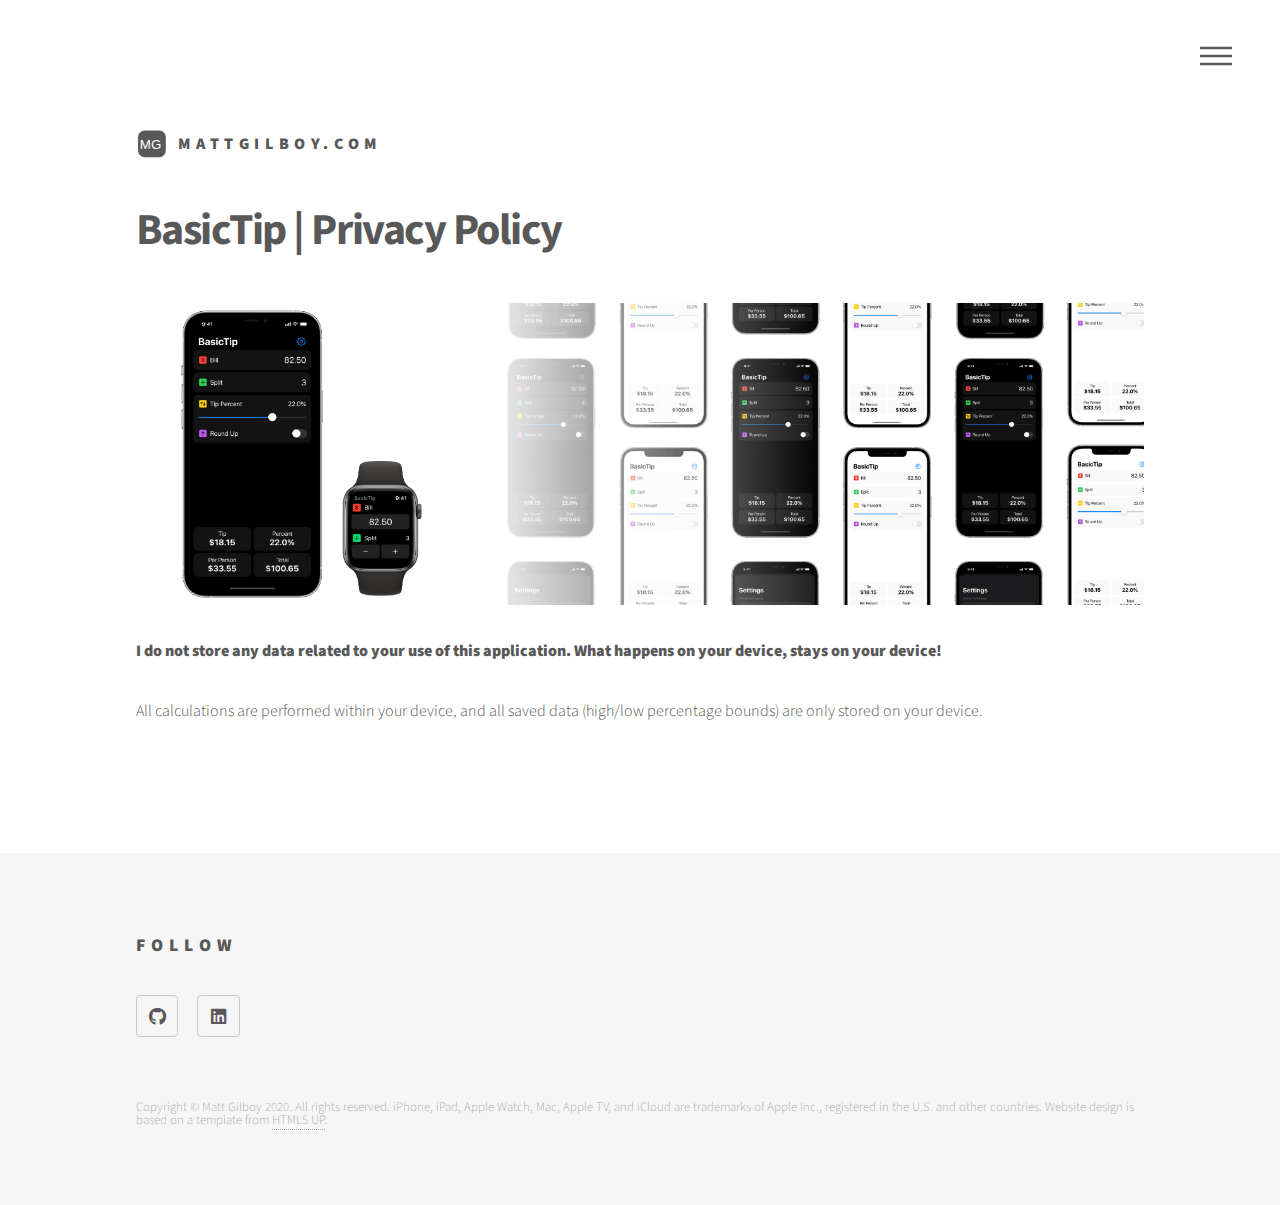
<file: basictip/privacy.html>
<!DOCTYPE HTML>
<!--
	Phantom by HTML5 UP
	html5up.net | @ajlkn
	Free for personal and commercial use under the CCA 3.0 license (html5up.net/license)
-->
<html>
	<head>
		<title>BasicTip | Privacy</title>
		<meta charset="utf-8" />
		<meta name="viewport" content="width=device-width, initial-scale=1, user-scalable=no" />
		<link rel="stylesheet" href="../assets/css/main.css" />
		<noscript><link rel="stylesheet" href="../assets/css/noscript.css" /></noscript>
	</head>
	<body class="is-preload">
		<!-- Wrapper -->
			<div id="wrapper">

				<!-- Header -->
					<header id="header">
						<div class="inner">

							<!-- Logo -->
								<a href="../" class="logo">
									<span class="symbol"><img src="../images/logo.svg" alt="" /></span><span class="title">mattgilboy.com</span>
								</a>

							<!-- Nav -->
								<nav>
									<ul>
										<li><a href="#menu">Menu</a></li>
									</ul>
								</nav>

						</div>
					</header>

				<!-- Menu -->
					<nav id="menu">
						<h2>Menu</h2>
						<ul>
							<li><a href="../">Home</a></li>
                            <li><a href="/">BasicTip</a></li>
						</ul>
					</nav>

				<!-- Main -->
					<div id="main">
						<div class="inner">
							<h1>BasicTip | Privacy Policy </h1>
                            <span class="image main"><img src="../images/basictip/banner_1600x480.png" alt="" /></span>

                            <p><b>I do not store any data related to your use of this application. What happens on your device, stays on your device!</b></p>
                            
                            <p>All calculations are performed within your device, and all saved data (high/low percentage bounds) are only stored on your device.</p>
						</div>
					</div>

                    <!-- Footer -->
                        <footer id="footer">
                            <div class="inner">
                                <section>
                                    <h2>Follow</h2>
                                    <ul class="icons">
                                        <li><a href="https://github.com/mattgilboy" class="icon brands style2 fa-github"><span class="label">GitHub</span></a></li>
                                        <li><a href="https://www.linkedin.com/in/mattgilboy/" class="icon brands style2 fa-linkedin"><span class="label">LinkedIn</span></a></li>
                                    </ul>
                                </section>

                                <ul class="copyright">
                                    <li>Copyright &copy; Matt Gilboy 2020. All rights reserved. iPhone, iPad, Apple Watch, Mac, Apple TV, and iCloud are trademarks of Apple Inc., registered in the U.S. and other countries. Website design is based on a template from <a href="http://html5up.net">HTML5 UP</a>.</li>
                                </ul>
                            </div>
                        </footer>

			</div>

		<!-- Scripts -->
			<script src="../assets/js/jquery.min.js"></script>
			<script src="../assets/js/browser.min.js"></script>
			<script src="../assets/js/breakpoints.min.js"></script>
			<script src="../assets/js/util.js"></script>
			<script src="../assets/js/main.js"></script>

	</body>
</html>
</file>
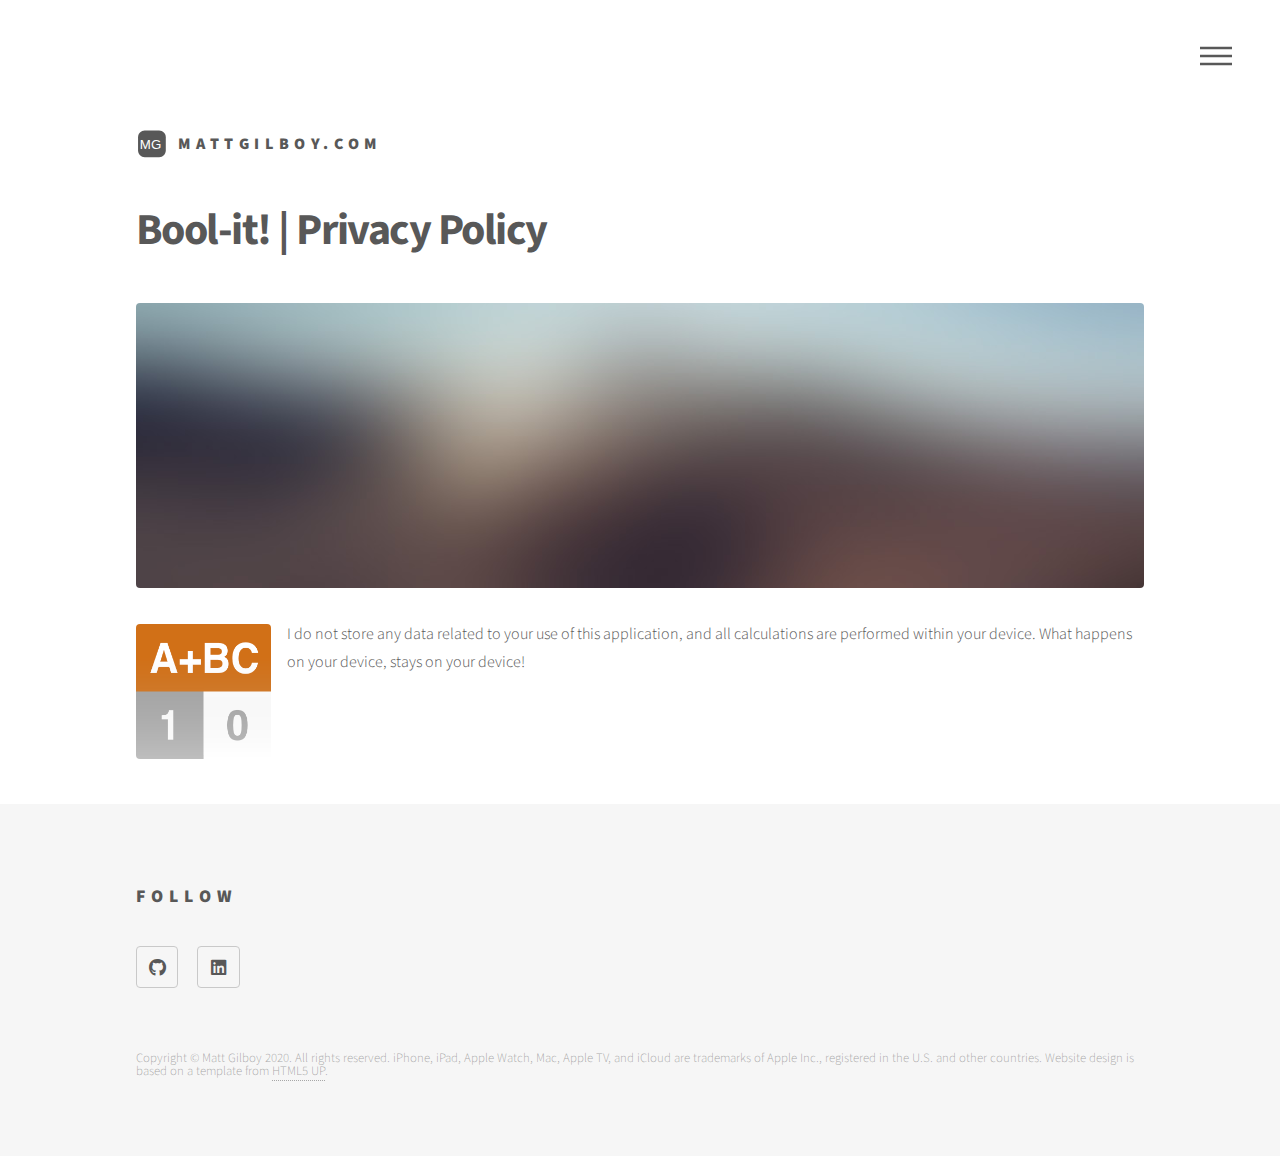
<file: boolit/privacy.html>
<!DOCTYPE HTML>
<!--
	Phantom by HTML5 UP
	html5up.net | @ajlkn
	Free for personal and commercial use under the CCA 3.0 license (html5up.net/license)
-->
<html>
	<head>
		<title>Bool-it! | Privacy</title>
		<meta charset="utf-8" />
		<meta name="viewport" content="width=device-width, initial-scale=1, user-scalable=no" />
		<link rel="stylesheet" href="../assets/css/main.css" />
		<noscript><link rel="stylesheet" href="../assets/css/noscript.css" /></noscript>
	</head>
	<body class="is-preload">
		<!-- Wrapper -->
			<div id="wrapper">

				<!-- Header -->
					<header id="header">
						<div class="inner">

							<!-- Logo -->
								<a href="../" class="logo">
									<span class="symbol"><img src="../images/logo.svg" alt="" /></span><span class="title">mattgilboy.com</span>
								</a>

							<!-- Nav -->
								<nav>
									<ul>
										<li><a href="#menu">Menu</a></li>
									</ul>
								</nav>

						</div>
					</header>

				<!-- Menu -->
					<nav id="menu">
						<h2>Menu</h2>
						<ul>
							<li><a href="../">Home</a></li>
                            <li><a href="../basictip/">BasicTip</a></li>
                            <li><a href="/">Bool-it!</a></li>
						</ul>
					</nav>

				<!-- Main -->
					<div id="main">
						<div class="inner">
							<h1>Bool-it! | Privacy Policy </h1>
							<span class="image main"><img src="../images/pic13.jpg" alt="" /></span>

                            <p><span class="image left appicon"><img src="../images/boolit/icon.png" alt="" /></span>I do not store any data related to your use of this application, and all calculations are performed within your device. What happens on your device, stays on your device!</p>
						</div>
					</div>

                    <!-- Footer -->
                        <footer id="footer">
                            <div class="inner">
                                <section>
                                    <h2>Follow</h2>
                                    <ul class="icons">
                                        <li><a href="https://github.com/mattgilboy" class="icon brands style2 fa-github"><span class="label">GitHub</span></a></li>
                                        <li><a href="https://www.linkedin.com/in/mattgilboy/" class="icon brands style2 fa-linkedin"><span class="label">LinkedIn</span></a></li>
                                    </ul>
                                </section>

                                <ul class="copyright">
                                    <li>Copyright &copy; Matt Gilboy 2020. All rights reserved. iPhone, iPad, Apple Watch, Mac, Apple TV, and iCloud are trademarks of Apple Inc., registered in the U.S. and other countries. Website design is based on a template from <a href="http://html5up.net">HTML5 UP</a>.</li>
                                </ul>
                            </div>
                        </footer>

			</div>

		<!-- Scripts -->
			<script src="../assets/js/jquery.min.js"></script>
			<script src="../assets/js/browser.min.js"></script>
			<script src="../assets/js/breakpoints.min.js"></script>
			<script src="../assets/js/util.js"></script>
			<script src="../assets/js/main.js"></script>

	</body>
</html>
</file>
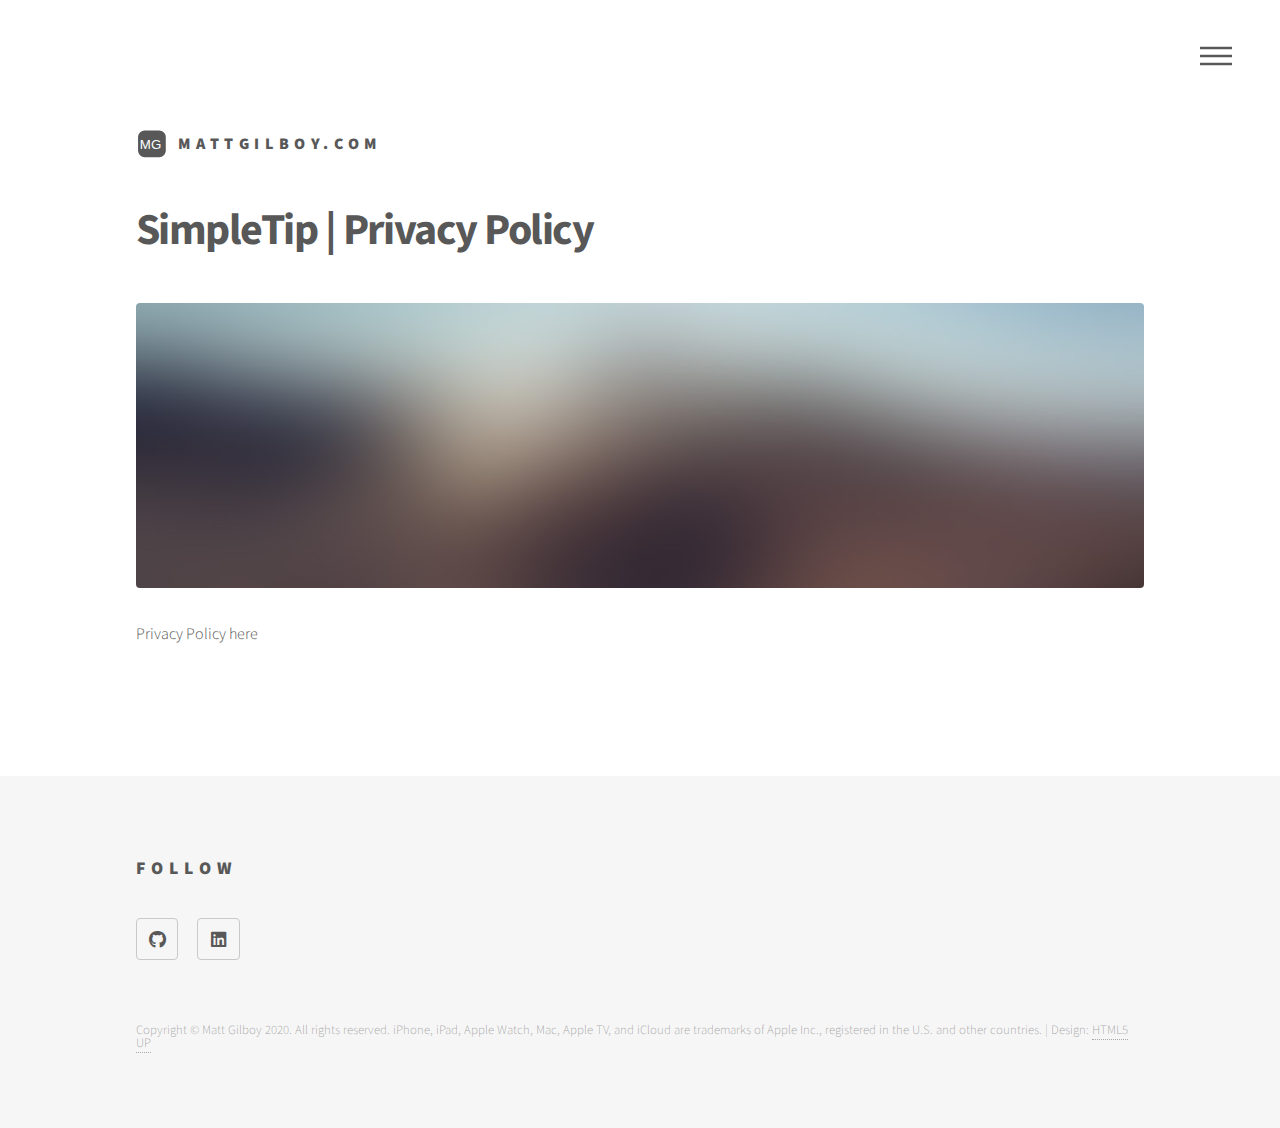
<file: simpletip/privacy.html>
<!DOCTYPE HTML>
<!--
	Phantom by HTML5 UP
	html5up.net | @ajlkn
	Free for personal and commercial use under the CCA 3.0 license (html5up.net/license)
-->
<html>
	<head>
		<title>SimpleTip | Privacy</title>
		<meta charset="utf-8" />
		<meta name="viewport" content="width=device-width, initial-scale=1, user-scalable=no" />
		<link rel="stylesheet" href="../assets/css/main.css" />
		<noscript><link rel="stylesheet" href="../assets/css/noscript.css" /></noscript>
	</head>
	<body class="is-preload">
		<!-- Wrapper -->
			<div id="wrapper">

				<!-- Header -->
					<header id="header">
						<div class="inner">

							<!-- Logo -->
								<a href="../" class="logo">
									<span class="symbol"><img src="../images/logo.svg" alt="" /></span><span class="title">mattgilboy.com</span>
								</a>

							<!-- Nav -->
								<nav>
									<ul>
										<li><a href="#menu">Menu</a></li>
									</ul>
								</nav>

						</div>
					</header>

				<!-- Menu -->
					<nav id="menu">
						<h2>Menu</h2>
						<ul>
							<li><a href="../">Home</a></li>
                            <li><a href="/">SimpleTip</a></li>
						</ul>
					</nav>

				<!-- Main -->
					<div id="main">
						<div class="inner">
							<h1>SimpleTip | Privacy Policy </h1>
							<span class="image main"><img src="../images/pic13.jpg" alt="" /></span>

                            <p>Privacy Policy here</p>
						</div>
					</div>

                    <!-- Footer -->
                        <footer id="footer">
                            <div class="inner">
                                <!--
                                <section>
                                    <h2>Get in touch</h2>
                                    <form method="post" action="#">
                                        <div class="fields">
                                            <div class="field half">
                                                <input type="text" name="name" id="name" placeholder="Name" />
                                            </div>
                                            <div class="field half">
                                                <input type="email" name="email" id="email" placeholder="Email" />
                                            </div>
                                            <div class="field">
                                                <textarea name="message" id="message" placeholder="Message"></textarea>
                                            </div>
                                        </div>
                                        <ul class="actions">
                                            <li><input type="submit" value="Send" class="primary" /></li>
                                        </ul>
                                    </form>
                                </section>
                                -->
                                <section>
                                    <h2>Follow</h2>
                                    <ul class="icons">
                                        <li><a href="https://github.com/mattgilboy" class="icon brands style2 fa-github"><span class="label">GitHub</span></a></li>
                                        <li><a href="https://www.linkedin.com/in/mattgilboy/" class="icon brands style2 fa-linkedin"><span class="label">LinkedIn</span></a></li>
                                    </ul>
                                </section>

                                <ul class="copyright">
                                    <li>Copyright &copy; Matt Gilboy 2020. All rights reserved. iPhone, iPad, Apple Watch, Mac, Apple TV, and iCloud are trademarks of Apple Inc., registered in the U.S. and other countries. | Design: <a href="http://html5up.net">HTML5 UP</a></li>
                                </ul>
                            </div>
                        </footer>

			</div>

		<!-- Scripts -->
			<script src="../assets/js/jquery.min.js"></script>
			<script src="../assets/js/browser.min.js"></script>
			<script src="../assets/js/breakpoints.min.js"></script>
			<script src="../assets/js/util.js"></script>
			<script src="../assets/js/main.js"></script>

	</body>
</html>
</file>
<file: assets/css/noscript.css>
/*
	Phantom by HTML5 UP
	html5up.net | @ajlkn
	Free for personal and commercial use under the CCA 3.0 license (html5up.net/license)
*/

/* Tiles */

	body.is-preload .tiles article {
		-moz-transform: none;
		-webkit-transform: none;
		-ms-transform: none;
		transform: none;
		opacity: 1;
	}
</file>
<file: assets/css/main.css>
@import url(fontawesome-all.min.css);
@import url("https://fonts.googleapis.com/css?family=Source+Sans+Pro:300,700,900");

/*
	Phantom by HTML5 UP
	html5up.net | @ajlkn
	Free for personal and commercial use under the CCA 3.0 license (html5up.net/license)
*/

html, body, div, span, applet, object,
iframe, h1, h2, h3, h4, h5, h6, p, blockquote,
pre, a, abbr, acronym, address, big, cite,
code, del, dfn, em, img, ins, kbd, q, s, samp,
small, strike, strong, sub, sup, tt, var, b,
u, i, center, dl, dt, dd, ol, ul, li, fieldset,
form, label, legend, table, caption, tbody,
tfoot, thead, tr, th, td, article, aside,
canvas, details, embed, figure, figcaption,
footer, header, hgroup, menu, nav, output, ruby,
section, summary, time, mark, audio, video {
	margin: 0;
	padding: 0;
	border: 0;
	font-size: 100%;
	font: inherit;
	vertical-align: baseline;}

article, aside, details, figcaption, figure,
footer, header, hgroup, menu, nav, section {
	display: block;}

body {
	line-height: 1;
}

ol, ul {
	list-style: none;
}

blockquote, q {
	quotes: none;
}

	blockquote:before, blockquote:after, q:before, q:after {
		content: '';
		content: none;
	}

table {
	border-collapse: collapse;
	border-spacing: 0;
}

body {
	-webkit-text-size-adjust: none;
}

mark {
	background-color: transparent;
	color: inherit;
}

input::-moz-focus-inner {
	border: 0;
	padding: 0;
}

input, select, textarea {
	-moz-appearance: none;
	-webkit-appearance: none;
	-ms-appearance: none;
	appearance: none;
}

/* Basic */

	@-ms-viewport {
		width: device-width;
	}

	body {
		-ms-overflow-style: scrollbar;
	}

	@media screen and (max-width: 480px) {

		html, body {
			min-width: 320px;
		}

	}

	html {
		box-sizing: border-box;
	}

	*, *:before, *:after {
		box-sizing: inherit;
	}

	body {
		background: #ffffff;
	}

		body.is-preload *, body.is-preload *:before, body.is-preload *:after {
			-moz-animation: none !important;
			-webkit-animation: none !important;
			-ms-animation: none !important;
			animation: none !important;
			-moz-transition: none !important;
			-webkit-transition: none !important;
			-ms-transition: none !important;
			transition: none !important;
		}

/* Type */

	body, input, select, textarea {
		color: #585858;
		font-family: "Source Sans Pro", Helvetica, sans-serif;
		font-size: 16pt;
		font-weight: 300;
		line-height: 1.75;
	}

		@media screen and (max-width: 1680px) {

			body, input, select, textarea {
				font-size: 14pt;
			}

		}

		@media screen and (max-width: 1280px) {

			body, input, select, textarea {
				font-size: 12pt;
			}

		}

	a {
		-moz-transition: border-bottom-color 0.2s ease, color 0.2s ease;
		-webkit-transition: border-bottom-color 0.2s ease, color 0.2s ease;
		-ms-transition: border-bottom-color 0.2s ease, color 0.2s ease;
		transition: border-bottom-color 0.2s ease, color 0.2s ease;
		text-decoration: none;
		color: #585858;
		border-bottom: dotted 1px rgba(88, 88, 88, 0.5);
	}

		a:hover {
			border-bottom-color: transparent;
			color: #f2849e !important;
		}

	strong, b {
		font-weight: 900;
	}

	em, i {
		font-style: italic;
	}

	p {
		margin: 0 0 2em 0;
	}

	h1 {
		font-size: 2.75em;
		font-weight: 700;
		line-height: 1.3;
		margin: 0 0 1em 0;
		letter-spacing: -0.035em;
	}

		h1 a {
			color: inherit;
		}

		@media screen and (max-width: 736px) {

			h1 {
				font-size: 2em;
				margin: 0 0 1em 0;
			}

		}

		@media screen and (max-width: 360px) {

			h1 {
				font-size: 1.75em;
			}

		}

	h2, h3, h4, h5, h6 {
		font-weight: 900;
		line-height: 1.5;
		margin: 0 0 2em 0;
		text-transform: uppercase;
		letter-spacing: 0.35em;
	}

		h2 a, h3 a, h4 a, h5 a, h6 a {
			color: inherit;
		}

	h2 {
		font-size: 1.1em;
	}

	h3 {
		font-size: 1em;
	}

	h4 {
		font-size: 0.8em;
	}

	h5 {
		font-size: 0.8em;
	}

	h6 {
		font-size: 0.8em;
	}

	@media screen and (max-width: 980px) {

		h1 br, h2 br, h3 br, h4 br, h5 br, h6 br {
			display: none;
		}

	}

	@media screen and (max-width: 736px) {

		h2 {
			font-size: 1em;
		}

		h3 {
			font-size: 0.8em;
		}

	}

	sub {
		font-size: 0.8em;
		position: relative;
		top: 0.5em;
	}

	sup {
		font-size: 0.8em;
		position: relative;
		top: -0.5em;
	}

	blockquote {
		border-left: solid 4px #c9c9c9;
		font-style: italic;
		margin: 0 0 2em 0;
		padding: 0.5em 0 0.5em 2em;
	}

	code {
		background: rgba(144, 144, 144, 0.075);
		border-radius: 4px;
		border: solid 1px #c9c9c9;
		font-family: "Courier New", monospace;
		font-size: 0.9em;
		margin: 0 0.25em;
		padding: 0.25em 0.65em;
	}

	pre {
		-webkit-overflow-scrolling: touch;
		font-family: "Courier New", monospace;
		font-size: 0.9em;
		margin: 0 0 2em 0;
	}

		pre code {
			display: block;
			line-height: 1.75;
			padding: 1em 1.5em;
			overflow-x: auto;
		}

	hr {
		border: 0;
		border-bottom: solid 1px #c9c9c9;
		margin: 2em 0;
	}

		hr.major {
			margin: 3em 0;
		}

	.align-left {
		text-align: left;
	}

	.align-center {
		text-align: center;
	}

	.align-right {
		text-align: right;
	}

/* Row */

	.row {
		display: flex;
		flex-wrap: wrap;
		box-sizing: border-box;
		align-items: stretch;
	}

		.row > * {
			box-sizing: border-box;
		}

		.row.gtr-uniform > * > :last-child {
			margin-bottom: 0;
		}

		.row.aln-left {
			justify-content: flex-start;
		}

		.row.aln-center {
			justify-content: center;
		}

		.row.aln-right {
			justify-content: flex-end;
		}

		.row.aln-top {
			align-items: flex-start;
		}

		.row.aln-middle {
			align-items: center;
		}

		.row.aln-bottom {
			align-items: flex-end;
		}

		.row > .imp {
			order: -1;
		}

		.row > .col-1 {
			width: 8.33333%;
		}

		.row > .off-1 {
			margin-left: 8.33333%;
		}

		.row > .col-2 {
			width: 16.66667%;
		}

		.row > .off-2 {
			margin-left: 16.66667%;
		}

		.row > .col-3 {
			width: 25%;
		}

		.row > .off-3 {
			margin-left: 25%;
		}

		.row > .col-4 {
			width: 33.33333%;
		}

		.row > .off-4 {
			margin-left: 33.33333%;
		}

		.row > .col-5 {
			width: 41.66667%;
		}

		.row > .off-5 {
			margin-left: 41.66667%;
		}

		.row > .col-6 {
			width: 50%;
		}

		.row > .off-6 {
			margin-left: 50%;
		}

		.row > .col-7 {
			width: 58.33333%;
		}

		.row > .off-7 {
			margin-left: 58.33333%;
		}

		.row > .col-8 {
			width: 66.66667%;
		}

		.row > .off-8 {
			margin-left: 66.66667%;
		}

		.row > .col-9 {
			width: 75%;
		}

		.row > .off-9 {
			margin-left: 75%;
		}

		.row > .col-10 {
			width: 83.33333%;
		}

		.row > .off-10 {
			margin-left: 83.33333%;
		}

		.row > .col-11 {
			width: 91.66667%;
		}

		.row > .off-11 {
			margin-left: 91.66667%;
		}

		.row > .col-12 {
			width: 100%;
		}

		.row > .off-12 {
			margin-left: 100%;
		}

		.row.gtr-0 {
			margin-top: 0;
			margin-left: 0em;
		}

			.row.gtr-0 > * {
				padding: 0 0 0 0em;
			}

			.row.gtr-0.gtr-uniform {
				margin-top: 0em;
			}

				.row.gtr-0.gtr-uniform > * {
					padding-top: 0em;
				}

		.row.gtr-25 {
			margin-top: 0;
			margin-left: -0.5em;
		}

			.row.gtr-25 > * {
				padding: 0 0 0 0.5em;
			}

			.row.gtr-25.gtr-uniform {
				margin-top: -0.5em;
			}

				.row.gtr-25.gtr-uniform > * {
					padding-top: 0.5em;
				}

		.row.gtr-50 {
			margin-top: 0;
			margin-left: -1em;
		}

			.row.gtr-50 > * {
				padding: 0 0 0 1em;
			}

			.row.gtr-50.gtr-uniform {
				margin-top: -1em;
			}

				.row.gtr-50.gtr-uniform > * {
					padding-top: 1em;
				}

		.row {
			margin-top: 0;
			margin-left: -2em;
		}

			.row > * {
				padding: 0 0 0 2em;
			}

			.row.gtr-uniform {
				margin-top: -2em;
			}

				.row.gtr-uniform > * {
					padding-top: 2em;
				}

		.row.gtr-150 {
			margin-top: 0;
			margin-left: -3em;
		}

			.row.gtr-150 > * {
				padding: 0 0 0 3em;
			}

			.row.gtr-150.gtr-uniform {
				margin-top: -3em;
			}

				.row.gtr-150.gtr-uniform > * {
					padding-top: 3em;
				}

		.row.gtr-200 {
			margin-top: 0;
			margin-left: -4em;
		}

			.row.gtr-200 > * {
				padding: 0 0 0 4em;
			}

			.row.gtr-200.gtr-uniform {
				margin-top: -4em;
			}

				.row.gtr-200.gtr-uniform > * {
					padding-top: 4em;
				}

		@media screen and (max-width: 1680px) {

			.row {
				display: flex;
				flex-wrap: wrap;
				box-sizing: border-box;
				align-items: stretch;
			}

				.row > * {
					box-sizing: border-box;
				}

				.row.gtr-uniform > * > :last-child {
					margin-bottom: 0;
				}

				.row.aln-left {
					justify-content: flex-start;
				}

				.row.aln-center {
					justify-content: center;
				}

				.row.aln-right {
					justify-content: flex-end;
				}

				.row.aln-top {
					align-items: flex-start;
				}

				.row.aln-middle {
					align-items: center;
				}

				.row.aln-bottom {
					align-items: flex-end;
				}

				.row > .imp-xlarge {
					order: -1;
				}

				.row > .col-1-xlarge {
					width: 8.33333%;
				}

				.row > .off-1-xlarge {
					margin-left: 8.33333%;
				}

				.row > .col-2-xlarge {
					width: 16.66667%;
				}

				.row > .off-2-xlarge {
					margin-left: 16.66667%;
				}

				.row > .col-3-xlarge {
					width: 25%;
				}

				.row > .off-3-xlarge {
					margin-left: 25%;
				}

				.row > .col-4-xlarge {
					width: 33.33333%;
				}

				.row > .off-4-xlarge {
					margin-left: 33.33333%;
				}

				.row > .col-5-xlarge {
					width: 41.66667%;
				}

				.row > .off-5-xlarge {
					margin-left: 41.66667%;
				}

				.row > .col-6-xlarge {
					width: 50%;
				}

				.row > .off-6-xlarge {
					margin-left: 50%;
				}

				.row > .col-7-xlarge {
					width: 58.33333%;
				}

				.row > .off-7-xlarge {
					margin-left: 58.33333%;
				}

				.row > .col-8-xlarge {
					width: 66.66667%;
				}

				.row > .off-8-xlarge {
					margin-left: 66.66667%;
				}

				.row > .col-9-xlarge {
					width: 75%;
				}

				.row > .off-9-xlarge {
					margin-left: 75%;
				}

				.row > .col-10-xlarge {
					width: 83.33333%;
				}

				.row > .off-10-xlarge {
					margin-left: 83.33333%;
				}

				.row > .col-11-xlarge {
					width: 91.66667%;
				}

				.row > .off-11-xlarge {
					margin-left: 91.66667%;
				}

				.row > .col-12-xlarge {
					width: 100%;
				}

				.row > .off-12-xlarge {
					margin-left: 100%;
				}

				.row.gtr-0 {
					margin-top: 0;
					margin-left: 0em;
				}

					.row.gtr-0 > * {
						padding: 0 0 0 0em;
					}

					.row.gtr-0.gtr-uniform {
						margin-top: 0em;
					}

						.row.gtr-0.gtr-uniform > * {
							padding-top: 0em;
						}

				.row.gtr-25 {
					margin-top: 0;
					margin-left: -0.5em;
				}

					.row.gtr-25 > * {
						padding: 0 0 0 0.5em;
					}

					.row.gtr-25.gtr-uniform {
						margin-top: -0.5em;
					}

						.row.gtr-25.gtr-uniform > * {
							padding-top: 0.5em;
						}

				.row.gtr-50 {
					margin-top: 0;
					margin-left: -1em;
				}

					.row.gtr-50 > * {
						padding: 0 0 0 1em;
					}

					.row.gtr-50.gtr-uniform {
						margin-top: -1em;
					}

						.row.gtr-50.gtr-uniform > * {
							padding-top: 1em;
						}

				.row {
					margin-top: 0;
					margin-left: -2em;
				}

					.row > * {
						padding: 0 0 0 2em;
					}

					.row.gtr-uniform {
						margin-top: -2em;
					}

						.row.gtr-uniform > * {
							padding-top: 2em;
						}

				.row.gtr-150 {
					margin-top: 0;
					margin-left: -3em;
				}

					.row.gtr-150 > * {
						padding: 0 0 0 3em;
					}

					.row.gtr-150.gtr-uniform {
						margin-top: -3em;
					}

						.row.gtr-150.gtr-uniform > * {
							padding-top: 3em;
						}

				.row.gtr-200 {
					margin-top: 0;
					margin-left: -4em;
				}

					.row.gtr-200 > * {
						padding: 0 0 0 4em;
					}

					.row.gtr-200.gtr-uniform {
						margin-top: -4em;
					}

						.row.gtr-200.gtr-uniform > * {
							padding-top: 4em;
						}

		}

		@media screen and (max-width: 1280px) {

			.row {
				display: flex;
				flex-wrap: wrap;
				box-sizing: border-box;
				align-items: stretch;
			}

				.row > * {
					box-sizing: border-box;
				}

				.row.gtr-uniform > * > :last-child {
					margin-bottom: 0;
				}

				.row.aln-left {
					justify-content: flex-start;
				}

				.row.aln-center {
					justify-content: center;
				}

				.row.aln-right {
					justify-content: flex-end;
				}

				.row.aln-top {
					align-items: flex-start;
				}

				.row.aln-middle {
					align-items: center;
				}

				.row.aln-bottom {
					align-items: flex-end;
				}

				.row > .imp-large {
					order: -1;
				}

				.row > .col-1-large {
					width: 8.33333%;
				}

				.row > .off-1-large {
					margin-left: 8.33333%;
				}

				.row > .col-2-large {
					width: 16.66667%;
				}

				.row > .off-2-large {
					margin-left: 16.66667%;
				}

				.row > .col-3-large {
					width: 25%;
				}

				.row > .off-3-large {
					margin-left: 25%;
				}

				.row > .col-4-large {
					width: 33.33333%;
				}

				.row > .off-4-large {
					margin-left: 33.33333%;
				}

				.row > .col-5-large {
					width: 41.66667%;
				}

				.row > .off-5-large {
					margin-left: 41.66667%;
				}

				.row > .col-6-large {
					width: 50%;
				}

				.row > .off-6-large {
					margin-left: 50%;
				}

				.row > .col-7-large {
					width: 58.33333%;
				}

				.row > .off-7-large {
					margin-left: 58.33333%;
				}

				.row > .col-8-large {
					width: 66.66667%;
				}

				.row > .off-8-large {
					margin-left: 66.66667%;
				}

				.row > .col-9-large {
					width: 75%;
				}

				.row > .off-9-large {
					margin-left: 75%;
				}

				.row > .col-10-large {
					width: 83.33333%;
				}

				.row > .off-10-large {
					margin-left: 83.33333%;
				}

				.row > .col-11-large {
					width: 91.66667%;
				}

				.row > .off-11-large {
					margin-left: 91.66667%;
				}

				.row > .col-12-large {
					width: 100%;
				}

				.row > .off-12-large {
					margin-left: 100%;
				}

				.row.gtr-0 {
					margin-top: 0;
					margin-left: 0em;
				}

					.row.gtr-0 > * {
						padding: 0 0 0 0em;
					}

					.row.gtr-0.gtr-uniform {
						margin-top: 0em;
					}

						.row.gtr-0.gtr-uniform > * {
							padding-top: 0em;
						}

				.row.gtr-25 {
					margin-top: 0;
					margin-left: -0.5em;
				}

					.row.gtr-25 > * {
						padding: 0 0 0 0.5em;
					}

					.row.gtr-25.gtr-uniform {
						margin-top: -0.5em;
					}

						.row.gtr-25.gtr-uniform > * {
							padding-top: 0.5em;
						}

				.row.gtr-50 {
					margin-top: 0;
					margin-left: -1em;
				}

					.row.gtr-50 > * {
						padding: 0 0 0 1em;
					}

					.row.gtr-50.gtr-uniform {
						margin-top: -1em;
					}

						.row.gtr-50.gtr-uniform > * {
							padding-top: 1em;
						}

				.row {
					margin-top: 0;
					margin-left: -2em;
				}

					.row > * {
						padding: 0 0 0 2em;
					}

					.row.gtr-uniform {
						margin-top: -2em;
					}

						.row.gtr-uniform > * {
							padding-top: 2em;
						}

				.row.gtr-150 {
					margin-top: 0;
					margin-left: -3em;
				}

					.row.gtr-150 > * {
						padding: 0 0 0 3em;
					}

					.row.gtr-150.gtr-uniform {
						margin-top: -3em;
					}

						.row.gtr-150.gtr-uniform > * {
							padding-top: 3em;
						}

				.row.gtr-200 {
					margin-top: 0;
					margin-left: -4em;
				}

					.row.gtr-200 > * {
						padding: 0 0 0 4em;
					}

					.row.gtr-200.gtr-uniform {
						margin-top: -4em;
					}

						.row.gtr-200.gtr-uniform > * {
							padding-top: 4em;
						}

		}

		@media screen and (max-width: 980px) {

			.row {
				display: flex;
				flex-wrap: wrap;
				box-sizing: border-box;
				align-items: stretch;
			}

				.row > * {
					box-sizing: border-box;
				}

				.row.gtr-uniform > * > :last-child {
					margin-bottom: 0;
				}

				.row.aln-left {
					justify-content: flex-start;
				}

				.row.aln-center {
					justify-content: center;
				}

				.row.aln-right {
					justify-content: flex-end;
				}

				.row.aln-top {
					align-items: flex-start;
				}

				.row.aln-middle {
					align-items: center;
				}

				.row.aln-bottom {
					align-items: flex-end;
				}

				.row > .imp-medium {
					order: -1;
				}

				.row > .col-1-medium {
					width: 8.33333%;
				}

				.row > .off-1-medium {
					margin-left: 8.33333%;
				}

				.row > .col-2-medium {
					width: 16.66667%;
				}

				.row > .off-2-medium {
					margin-left: 16.66667%;
				}

				.row > .col-3-medium {
					width: 25%;
				}

				.row > .off-3-medium {
					margin-left: 25%;
				}

				.row > .col-4-medium {
					width: 33.33333%;
				}

				.row > .off-4-medium {
					margin-left: 33.33333%;
				}

				.row > .col-5-medium {
					width: 41.66667%;
				}

				.row > .off-5-medium {
					margin-left: 41.66667%;
				}

				.row > .col-6-medium {
					width: 50%;
				}

				.row > .off-6-medium {
					margin-left: 50%;
				}

				.row > .col-7-medium {
					width: 58.33333%;
				}

				.row > .off-7-medium {
					margin-left: 58.33333%;
				}

				.row > .col-8-medium {
					width: 66.66667%;
				}

				.row > .off-8-medium {
					margin-left: 66.66667%;
				}

				.row > .col-9-medium {
					width: 75%;
				}

				.row > .off-9-medium {
					margin-left: 75%;
				}

				.row > .col-10-medium {
					width: 83.33333%;
				}

				.row > .off-10-medium {
					margin-left: 83.33333%;
				}

				.row > .col-11-medium {
					width: 91.66667%;
				}

				.row > .off-11-medium {
					margin-left: 91.66667%;
				}

				.row > .col-12-medium {
					width: 100%;
				}

				.row > .off-12-medium {
					margin-left: 100%;
				}

				.row.gtr-0 {
					margin-top: 0;
					margin-left: 0em;
				}

					.row.gtr-0 > * {
						padding: 0 0 0 0em;
					}

					.row.gtr-0.gtr-uniform {
						margin-top: 0em;
					}

						.row.gtr-0.gtr-uniform > * {
							padding-top: 0em;
						}

				.row.gtr-25 {
					margin-top: 0;
					margin-left: -0.375em;
				}

					.row.gtr-25 > * {
						padding: 0 0 0 0.375em;
					}

					.row.gtr-25.gtr-uniform {
						margin-top: -0.375em;
					}

						.row.gtr-25.gtr-uniform > * {
							padding-top: 0.375em;
						}

				.row.gtr-50 {
					margin-top: 0;
					margin-left: -0.75em;
				}

					.row.gtr-50 > * {
						padding: 0 0 0 0.75em;
					}

					.row.gtr-50.gtr-uniform {
						margin-top: -0.75em;
					}

						.row.gtr-50.gtr-uniform > * {
							padding-top: 0.75em;
						}

				.row {
					margin-top: 0;
					margin-left: -1.5em;
				}

					.row > * {
						padding: 0 0 0 1.5em;
					}

					.row.gtr-uniform {
						margin-top: -1.5em;
					}

						.row.gtr-uniform > * {
							padding-top: 1.5em;
						}

				.row.gtr-150 {
					margin-top: 0;
					margin-left: -2.25em;
				}

					.row.gtr-150 > * {
						padding: 0 0 0 2.25em;
					}

					.row.gtr-150.gtr-uniform {
						margin-top: -2.25em;
					}

						.row.gtr-150.gtr-uniform > * {
							padding-top: 2.25em;
						}

				.row.gtr-200 {
					margin-top: 0;
					margin-left: -3em;
				}

					.row.gtr-200 > * {
						padding: 0 0 0 3em;
					}

					.row.gtr-200.gtr-uniform {
						margin-top: -3em;
					}

						.row.gtr-200.gtr-uniform > * {
							padding-top: 3em;
						}

		}

		@media screen and (max-width: 736px) {

			.row {
				display: flex;
				flex-wrap: wrap;
				box-sizing: border-box;
				align-items: stretch;
			}

				.row > * {
					box-sizing: border-box;
				}

				.row.gtr-uniform > * > :last-child {
					margin-bottom: 0;
				}

				.row.aln-left {
					justify-content: flex-start;
				}

				.row.aln-center {
					justify-content: center;
				}

				.row.aln-right {
					justify-content: flex-end;
				}

				.row.aln-top {
					align-items: flex-start;
				}

				.row.aln-middle {
					align-items: center;
				}

				.row.aln-bottom {
					align-items: flex-end;
				}

				.row > .imp-small {
					order: -1;
				}

				.row > .col-1-small {
					width: 8.33333%;
				}

				.row > .off-1-small {
					margin-left: 8.33333%;
				}

				.row > .col-2-small {
					width: 16.66667%;
				}

				.row > .off-2-small {
					margin-left: 16.66667%;
				}

				.row > .col-3-small {
					width: 25%;
				}

				.row > .off-3-small {
					margin-left: 25%;
				}

				.row > .col-4-small {
					width: 33.33333%;
				}

				.row > .off-4-small {
					margin-left: 33.33333%;
				}

				.row > .col-5-small {
					width: 41.66667%;
				}

				.row > .off-5-small {
					margin-left: 41.66667%;
				}

				.row > .col-6-small {
					width: 50%;
				}

				.row > .off-6-small {
					margin-left: 50%;
				}

				.row > .col-7-small {
					width: 58.33333%;
				}

				.row > .off-7-small {
					margin-left: 58.33333%;
				}

				.row > .col-8-small {
					width: 66.66667%;
				}

				.row > .off-8-small {
					margin-left: 66.66667%;
				}

				.row > .col-9-small {
					width: 75%;
				}

				.row > .off-9-small {
					margin-left: 75%;
				}

				.row > .col-10-small {
					width: 83.33333%;
				}

				.row > .off-10-small {
					margin-left: 83.33333%;
				}

				.row > .col-11-small {
					width: 91.66667%;
				}

				.row > .off-11-small {
					margin-left: 91.66667%;
				}

				.row > .col-12-small {
					width: 100%;
				}

				.row > .off-12-small {
					margin-left: 100%;
				}

				.row.gtr-0 {
					margin-top: 0;
					margin-left: 0em;
				}

					.row.gtr-0 > * {
						padding: 0 0 0 0em;
					}

					.row.gtr-0.gtr-uniform {
						margin-top: 0em;
					}

						.row.gtr-0.gtr-uniform > * {
							padding-top: 0em;
						}

				.row.gtr-25 {
					margin-top: 0;
					margin-left: -0.25em;
				}

					.row.gtr-25 > * {
						padding: 0 0 0 0.25em;
					}

					.row.gtr-25.gtr-uniform {
						margin-top: -0.25em;
					}

						.row.gtr-25.gtr-uniform > * {
							padding-top: 0.25em;
						}

				.row.gtr-50 {
					margin-top: 0;
					margin-left: -0.5em;
				}

					.row.gtr-50 > * {
						padding: 0 0 0 0.5em;
					}

					.row.gtr-50.gtr-uniform {
						margin-top: -0.5em;
					}

						.row.gtr-50.gtr-uniform > * {
							padding-top: 0.5em;
						}

				.row {
					margin-top: 0;
					margin-left: -1em;
				}

					.row > * {
						padding: 0 0 0 1em;
					}

					.row.gtr-uniform {
						margin-top: -1em;
					}

						.row.gtr-uniform > * {
							padding-top: 1em;
						}

				.row.gtr-150 {
					margin-top: 0;
					margin-left: -1.5em;
				}

					.row.gtr-150 > * {
						padding: 0 0 0 1.5em;
					}

					.row.gtr-150.gtr-uniform {
						margin-top: -1.5em;
					}

						.row.gtr-150.gtr-uniform > * {
							padding-top: 1.5em;
						}

				.row.gtr-200 {
					margin-top: 0;
					margin-left: -2em;
				}

					.row.gtr-200 > * {
						padding: 0 0 0 2em;
					}

					.row.gtr-200.gtr-uniform {
						margin-top: -2em;
					}

						.row.gtr-200.gtr-uniform > * {
							padding-top: 2em;
						}

		}

		@media screen and (max-width: 480px) {

			.row {
				display: flex;
				flex-wrap: wrap;
				box-sizing: border-box;
				align-items: stretch;
			}

				.row > * {
					box-sizing: border-box;
				}

				.row.gtr-uniform > * > :last-child {
					margin-bottom: 0;
				}

				.row.aln-left {
					justify-content: flex-start;
				}

				.row.aln-center {
					justify-content: center;
				}

				.row.aln-right {
					justify-content: flex-end;
				}

				.row.aln-top {
					align-items: flex-start;
				}

				.row.aln-middle {
					align-items: center;
				}

				.row.aln-bottom {
					align-items: flex-end;
				}

				.row > .imp-xsmall {
					order: -1;
				}

				.row > .col-1-xsmall {
					width: 8.33333%;
				}

				.row > .off-1-xsmall {
					margin-left: 8.33333%;
				}

				.row > .col-2-xsmall {
					width: 16.66667%;
				}

				.row > .off-2-xsmall {
					margin-left: 16.66667%;
				}

				.row > .col-3-xsmall {
					width: 25%;
				}

				.row > .off-3-xsmall {
					margin-left: 25%;
				}

				.row > .col-4-xsmall {
					width: 33.33333%;
				}

				.row > .off-4-xsmall {
					margin-left: 33.33333%;
				}

				.row > .col-5-xsmall {
					width: 41.66667%;
				}

				.row > .off-5-xsmall {
					margin-left: 41.66667%;
				}

				.row > .col-6-xsmall {
					width: 50%;
				}

				.row > .off-6-xsmall {
					margin-left: 50%;
				}

				.row > .col-7-xsmall {
					width: 58.33333%;
				}

				.row > .off-7-xsmall {
					margin-left: 58.33333%;
				}

				.row > .col-8-xsmall {
					width: 66.66667%;
				}

				.row > .off-8-xsmall {
					margin-left: 66.66667%;
				}

				.row > .col-9-xsmall {
					width: 75%;
				}

				.row > .off-9-xsmall {
					margin-left: 75%;
				}

				.row > .col-10-xsmall {
					width: 83.33333%;
				}

				.row > .off-10-xsmall {
					margin-left: 83.33333%;
				}

				.row > .col-11-xsmall {
					width: 91.66667%;
				}

				.row > .off-11-xsmall {
					margin-left: 91.66667%;
				}

				.row > .col-12-xsmall {
					width: 100%;
				}

				.row > .off-12-xsmall {
					margin-left: 100%;
				}

				.row.gtr-0 {
					margin-top: 0;
					margin-left: 0em;
				}

					.row.gtr-0 > * {
						padding: 0 0 0 0em;
					}

					.row.gtr-0.gtr-uniform {
						margin-top: 0em;
					}

						.row.gtr-0.gtr-uniform > * {
							padding-top: 0em;
						}

				.row.gtr-25 {
					margin-top: 0;
					margin-left: -0.25em;
				}

					.row.gtr-25 > * {
						padding: 0 0 0 0.25em;
					}

					.row.gtr-25.gtr-uniform {
						margin-top: -0.25em;
					}

						.row.gtr-25.gtr-uniform > * {
							padding-top: 0.25em;
						}

				.row.gtr-50 {
					margin-top: 0;
					margin-left: -0.5em;
				}

					.row.gtr-50 > * {
						padding: 0 0 0 0.5em;
					}

					.row.gtr-50.gtr-uniform {
						margin-top: -0.5em;
					}

						.row.gtr-50.gtr-uniform > * {
							padding-top: 0.5em;
						}

				.row {
					margin-top: 0;
					margin-left: -1em;
				}

					.row > * {
						padding: 0 0 0 1em;
					}

					.row.gtr-uniform {
						margin-top: -1em;
					}

						.row.gtr-uniform > * {
							padding-top: 1em;
						}

				.row.gtr-150 {
					margin-top: 0;
					margin-left: -1.5em;
				}

					.row.gtr-150 > * {
						padding: 0 0 0 1.5em;
					}

					.row.gtr-150.gtr-uniform {
						margin-top: -1.5em;
					}

						.row.gtr-150.gtr-uniform > * {
							padding-top: 1.5em;
						}

				.row.gtr-200 {
					margin-top: 0;
					margin-left: -2em;
				}

					.row.gtr-200 > * {
						padding: 0 0 0 2em;
					}

					.row.gtr-200.gtr-uniform {
						margin-top: -2em;
					}

						.row.gtr-200.gtr-uniform > * {
							padding-top: 2em;
						}

		}

/* Section/Article */

	section.special, article.special {
		text-align: center;
	}

	header p {
		margin-top: -1em;
	}

	@media screen and (max-width: 736px) {

		header p {
			margin-top: 0;
		}

	}

/* Icon */

	.icon {
		text-decoration: none;
		border-bottom: none;
		position: relative;
	}

		.icon:before {
			-moz-osx-font-smoothing: grayscale;
			-webkit-font-smoothing: antialiased;
			display: inline-block;
			font-style: normal;
			font-variant: normal;
			text-rendering: auto;
			line-height: 1;
			text-transform: none !important;
			font-family: 'Font Awesome 5 Free';
			font-weight: 400;
		}

		.icon > .label {
			display: none;
		}

		.icon:before {
			line-height: inherit;
		}

		.icon.solid:before {
			font-weight: 900;
		}

		.icon.brands:before {
			font-family: 'Font Awesome 5 Brands';
		}

		.icon.style2 {
			-moz-transition: background-color 0.2s ease-in-out, color 0.2s ease-in-out, border-color 0.2s ease-in-out;
			-webkit-transition: background-color 0.2s ease-in-out, color 0.2s ease-in-out, border-color 0.2s ease-in-out;
			-ms-transition: background-color 0.2s ease-in-out, color 0.2s ease-in-out, border-color 0.2s ease-in-out;
			transition: background-color 0.2s ease-in-out, color 0.2s ease-in-out, border-color 0.2s ease-in-out;
			background-color: transparent;
			border: solid 1px #c9c9c9;
			border-radius: 4px;
			width: 2.65em;
			height: 2.65em;
			display: inline-block;
			text-align: center;
			line-height: 2.65em;
			color: inherit;
		}

			.icon.style2:before {
				font-size: 1.1em;
			}

			.icon.style2:hover {
				color: #f2849e;
				border-color: #f2849e;
			}

			.icon.style2:active {
				background-color: rgba(242, 132, 158, 0.1);
			}

        .icon.platform {
            width: 1.7em;
            height: 2.0em;
            
            text-align: center;
            font-size: 2.0em;
            font-weight: 700;
            line-height: 1.3;
            margin: 0 0 0.5em 0;
            letter-spacing: -0.035em;
        }

            .icon.platform.unsupported {
                color: rgba(0, 0, 0, 0.15)
            }

/* List */

	ol {
		list-style: decimal;
		margin: 0 0 2em 0;
		padding-left: 1.25em;
	}

		ol li {
			padding-left: 0.25em;
		}

	ul {
		list-style: disc;
		margin: 0 0 2em 0;
		padding-left: 1em;
	}

		ul li {
			padding-left: 0.5em;
		}

		ul.alt {
			list-style: none;
			padding-left: 0;
		}

			ul.alt li {
				border-top: solid 1px #c9c9c9;
				padding: 0.5em 0;
			}

				ul.alt li:first-child {
					border-top: 0;
					padding-top: 0;
				}

	dl {
		margin: 0 0 2em 0;
	}

		dl dt {
			display: block;
			font-weight: 900;
			margin: 0 0 1em 0;
		}

		dl dd {
			margin-left: 2em;
		}

/* Actions */

	ul.actions {
		display: -moz-flex;
		display: -webkit-flex;
		display: -ms-flex;
		display: flex;
		cursor: default;
		list-style: none;
		margin-left: -1em;
		padding-left: 0;
	}

		ul.actions li {
			padding: 0 0 0 1em;
			vertical-align: middle;
		}

		ul.actions.special {
			-moz-justify-content: center;
			-webkit-justify-content: center;
			-ms-justify-content: center;
			justify-content: center;
			width: 100%;
			margin-left: 0;
		}

			ul.actions.special li:first-child {
				padding-left: 0;
			}

		ul.actions.stacked {
			-moz-flex-direction: column;
			-webkit-flex-direction: column;
			-ms-flex-direction: column;
			flex-direction: column;
			margin-left: 0;
		}

			ul.actions.stacked li {
				padding: 1.3em 0 0 0;
			}

				ul.actions.stacked li:first-child {
					padding-top: 0;
				}

		ul.actions.fit {
			width: calc(100% + 1em);
		}

			ul.actions.fit li {
				-moz-flex-grow: 1;
				-webkit-flex-grow: 1;
				-ms-flex-grow: 1;
				flex-grow: 1;
				-moz-flex-shrink: 1;
				-webkit-flex-shrink: 1;
				-ms-flex-shrink: 1;
				flex-shrink: 1;
				width: 100%;
			}

				ul.actions.fit li > * {
					width: 100%;
				}

			ul.actions.fit.stacked {
				width: 100%;
			}

		@media screen and (max-width: 480px) {

			ul.actions:not(.fixed) {
				-moz-flex-direction: column;
				-webkit-flex-direction: column;
				-ms-flex-direction: column;
				flex-direction: column;
				margin-left: 0;
				width: 100% !important;
			}

				ul.actions:not(.fixed) li {
					-moz-flex-grow: 1;
					-webkit-flex-grow: 1;
					-ms-flex-grow: 1;
					flex-grow: 1;
					-moz-flex-shrink: 1;
					-webkit-flex-shrink: 1;
					-ms-flex-shrink: 1;
					flex-shrink: 1;
					padding: 1em 0 0 0;
					text-align: center;
					width: 100%;
				}

					ul.actions:not(.fixed) li > * {
						width: 100%;
					}

					ul.actions:not(.fixed) li:first-child {
						padding-top: 0;
					}

					ul.actions:not(.fixed) li input[type="submit"],
					ul.actions:not(.fixed) li input[type="reset"],
					ul.actions:not(.fixed) li input[type="button"],
					ul.actions:not(.fixed) li button,
					ul.actions:not(.fixed) li .button {
						width: 100%;
					}

						ul.actions:not(.fixed) li input[type="submit"].icon:before,
						ul.actions:not(.fixed) li input[type="reset"].icon:before,
						ul.actions:not(.fixed) li input[type="button"].icon:before,
						ul.actions:not(.fixed) li button.icon:before,
						ul.actions:not(.fixed) li .button.icon:before {
							margin-left: -0.5rem;
						}

		}

/* Icons */

	ul.icons {
		cursor: default;
		list-style: none;
		padding-left: 0;
		margin: -1em 0 2em -1em;
	}

		ul.icons li {
			display: inline-block;
			padding: 1em 0 0 1em;
		}

/* Form */

	form {
		margin: 0 0 2em 0;
		overflow-x: hidden;
	}

		form > :last-child {
			margin-bottom: 0;
		}

		form > .fields {
			display: -moz-flex;
			display: -webkit-flex;
			display: -ms-flex;
			display: flex;
			-moz-flex-wrap: wrap;
			-webkit-flex-wrap: wrap;
			-ms-flex-wrap: wrap;
			flex-wrap: wrap;
			width: calc(100% + 3em);
			margin: -1.5em 0 2em -1.5em;
		}

			form > .fields > .field {
				-moz-flex-grow: 0;
				-webkit-flex-grow: 0;
				-ms-flex-grow: 0;
				flex-grow: 0;
				-moz-flex-shrink: 0;
				-webkit-flex-shrink: 0;
				-ms-flex-shrink: 0;
				flex-shrink: 0;
				padding: 1.5em 0 0 1.5em;
				width: calc(100% - 1.5em);
			}

				form > .fields > .field.half {
					width: calc(50% - 0.75em);
				}

				form > .fields > .field.third {
					width: calc(100%/3 - 0.5em);
				}

				form > .fields > .field.quarter {
					width: calc(25% - 0.375em);
				}

		@media screen and (max-width: 480px) {

			form > .fields {
				width: calc(100% + 3em);
				margin: -1.5em 0 2em -1.5em;
			}

				form > .fields > .field {
					padding: 1.5em 0 0 1.5em;
					width: calc(100% - 1.5em);
				}

					form > .fields > .field.half {
						width: calc(100% - 1.5em);
					}

					form > .fields > .field.third {
						width: calc(100% - 1.5em);
					}

					form > .fields > .field.quarter {
						width: calc(100% - 1.5em);
					}

		}

	label {
		display: block;
		font-size: 0.9em;
		font-weight: 900;
		margin: 0 0 1em 0;
	}

	input[type="text"],
	input[type="password"],
	input[type="email"],
	input[type="tel"],
	select,
	textarea {
		-moz-appearance: none;
		-webkit-appearance: none;
		-ms-appearance: none;
		appearance: none;
		background-color: transparent;
		border: none;
		border-radius: 0;
		border-bottom: solid 1px #c9c9c9;
		color: inherit;
		display: block;
		outline: 0;
		padding: 0;
		text-decoration: none;
		width: 100%;
	}

		input[type="text"]:invalid,
		input[type="password"]:invalid,
		input[type="email"]:invalid,
		input[type="tel"]:invalid,
		select:invalid,
		textarea:invalid {
			box-shadow: none;
		}

		input[type="text"]:focus,
		input[type="password"]:focus,
		input[type="email"]:focus,
		input[type="tel"]:focus,
		select:focus,
		textarea:focus {
			border-bottom-color: #f2849e;
			box-shadow: inset 0 -1px 0 0 #f2849e;
		}

	select {
		background-image: url("data:image/svg+xml;charset=utf8,%3Csvg xmlns='http://www.w3.org/2000/svg' width='40' height='40' preserveAspectRatio='none' viewBox='0 0 40 40'%3E%3Cpath d='M9.4,12.3l10.4,10.4l10.4-10.4c0.2-0.2,0.5-0.4,0.9-0.4c0.3,0,0.6,0.1,0.9,0.4l3.3,3.3c0.2,0.2,0.4,0.5,0.4,0.9 c0,0.4-0.1,0.6-0.4,0.9L20.7,31.9c-0.2,0.2-0.5,0.4-0.9,0.4c-0.3,0-0.6-0.1-0.9-0.4L4.3,17.3c-0.2-0.2-0.4-0.5-0.4-0.9 c0-0.4,0.1-0.6,0.4-0.9l3.3-3.3c0.2-0.2,0.5-0.4,0.9-0.4S9.1,12.1,9.4,12.3z' fill='%23c9c9c9' /%3E%3C/svg%3E");
		background-size: 1.25rem;
		background-repeat: no-repeat;
		background-position: calc(100% - 1rem) center;
		height: 3em;
		padding-right: 3em;
		text-overflow: ellipsis;
	}

		select option {
			background: #ffffff;
		}

		select:focus::-ms-value {
			background-color: transparent;
		}

		select::-ms-expand {
			display: none;
		}

	input[type="text"],
	input[type="password"],
	input[type="email"],
	select {
		height: 3em;
	}

	textarea {
		padding: 0;
		min-height: 3.75em;
	}

	input[type="checkbox"],
	input[type="radio"] {
		-moz-appearance: none;
		-webkit-appearance: none;
		-ms-appearance: none;
		appearance: none;
		display: block;
		float: left;
		margin-right: -2em;
		opacity: 0;
		width: 1em;
		z-index: -1;
	}

		input[type="checkbox"] + label,
		input[type="radio"] + label {
			text-decoration: none;
			color: #585858;
			cursor: pointer;
			display: inline-block;
			font-size: 1em;
			font-weight: 300;
			padding-left: 2.55em;
			padding-right: 0.75em;
			position: relative;
		}

			input[type="checkbox"] + label:before,
			input[type="radio"] + label:before {
				-moz-osx-font-smoothing: grayscale;
				-webkit-font-smoothing: antialiased;
				display: inline-block;
				font-style: normal;
				font-variant: normal;
				text-rendering: auto;
				line-height: 1;
				text-transform: none !important;
				font-family: 'Font Awesome 5 Free';
				font-weight: 900;
			}

			input[type="checkbox"] + label:before,
			input[type="radio"] + label:before {
				border-radius: 4px;
				border: solid 1px #c9c9c9;
				content: '';
				display: inline-block;
				font-size: 0.8em;
				height: 2.25em;
				left: 0;
				line-height: 2.25em;
				position: absolute;
				text-align: center;
				top: 0;
				width: 2.25em;
			}

		input[type="checkbox"]:checked + label:before,
		input[type="radio"]:checked + label:before {
			background: #585858;
			border-color: #585858;
			color: #ffffff;
			content: '\f00c';
		}

		input[type="checkbox"]:focus + label:before,
		input[type="radio"]:focus + label:before {
			border-color: #f2849e;
			box-shadow: 0 0 0 1px #f2849e;
		}

	input[type="checkbox"] + label:before {
		border-radius: 4px;
	}

	input[type="radio"] + label:before {
		border-radius: 100%;
	}

/* Box */

	.box {
		border-radius: 4px;
		border: solid 1px #c9c9c9;
		margin-bottom: 2em;
		padding: 1.5em;
	}

		.box > :last-child,
		.box > :last-child > :last-child,
		.box > :last-child > :last-child > :last-child {
			margin-bottom: 0;
		}

		.box.alt {
			border: 0;
			border-radius: 0;
			padding: 0;
		}

/* Image */

	.image {
		border-radius: 4px;
		border: 0;
		display: inline-block;
		position: relative;
	}

		.image img {
			border-radius: 4px;
			display: block;
		}

        .image img icon {
            border-radius: 3em;
        }

		.image.left, .image.right {
			max-width: 15%;
		}

			.image.left img, .image.right img {
				width: 100%;
			}

                .image.left.appicon img, .image.right.appicon {
/*                    border-radius: 0.7em;*/
/*                      border-radius: 10px;*/
                }

		.image.left {
			float: left;
			padding: 0 1em 1em 0;
			top: 0.25em;
		}

		.image.right {
			float: right;
			padding: 0 0 1em 1.5em;
			top: 0.25em;
		}

		.image.fit {
			display: block;
			margin: 0 0 2em 0;
			width: 100%;
		}

			.image.fit img {
				width: 100%;
			}

		.image.main {
			display: block;
			margin: 0 0 2em 0;
			width: 100%;
		}

			.image.main img {
				width: 100%;
			}

			@media screen and (max-width: 736px) {

				.image.main {
					margin: 0 0 2em 0;
				}

			}

/* Table */

	.table-wrapper {
		-webkit-overflow-scrolling: touch;
		overflow-x: auto;
	}

	table {
		margin: 0 0 2em 0;
		width: 100%;
	}

		table tbody tr {
			border: solid 1px #c9c9c9;
			border-left: 0;
			border-right: 0;
		}

			table tbody tr:nth-child(2n + 1) {
				background-color: rgba(144, 144, 144, 0.075);
			}

		table td {
			padding: 0.75em 0.75em;
		}

		table th {
			font-size: 0.9em;
			font-weight: 900;
			padding: 0 0.75em 0.75em 0.75em;
			text-align: left;
		}

		table thead {
			border-bottom: solid 2px #c9c9c9;
		}

		table tfoot {
			border-top: solid 2px #c9c9c9;
		}

		table.alt {
			border-collapse: separate;
		}

			table.alt tbody tr td {
				border: solid 1px #c9c9c9;
				border-left-width: 0;
				border-top-width: 0;
			}

				table.alt tbody tr td:first-child {
					border-left-width: 1px;
				}

			table.alt tbody tr:first-child td {
				border-top-width: 1px;
			}

			table.alt thead {
				border-bottom: 0;
			}

			table.alt tfoot {
				border-top: 0;
			}

/* Button */

	input[type="submit"],
	input[type="reset"],
	input[type="button"],
	button,
	.button {
		-moz-appearance: none;
		-webkit-appearance: none;
		-ms-appearance: none;
		appearance: none;
		-moz-transition: background-color 0.2s ease-in-out, color 0.2s ease-in-out, box-shadow 0.2s ease-in-out;
		-webkit-transition: background-color 0.2s ease-in-out, color 0.2s ease-in-out, box-shadow 0.2s ease-in-out;
		-ms-transition: background-color 0.2s ease-in-out, color 0.2s ease-in-out, box-shadow 0.2s ease-in-out;
		transition: background-color 0.2s ease-in-out, color 0.2s ease-in-out, box-shadow 0.2s ease-in-out;
		background-color: transparent;
		border-radius: 4px;
		border: 0;
		box-shadow: inset 0 0 0 2px #585858;
		color: #585858 !important;
		cursor: pointer;
		display: inline-block;
		font-size: 0.8em;
		font-weight: 900;
		height: 3.5em;
		letter-spacing: 0.35em;
		line-height: 3.45em;
		overflow: hidden;
		padding: 0 1.25em 0 1.6em;
		text-align: center;
		text-decoration: none;
		text-overflow: ellipsis;
		text-transform: uppercase;
		white-space: nowrap;
	}

		input[type="submit"].icon:before,
		input[type="reset"].icon:before,
		input[type="button"].icon:before,
		button.icon:before,
		.button.icon:before {
			margin-right: 0.5em;
		}

		input[type="submit"].fit,
		input[type="reset"].fit,
		input[type="button"].fit,
		button.fit,
		.button.fit {
			width: 100%;
		}

		input[type="submit"]:hover,
		input[type="reset"]:hover,
		input[type="button"]:hover,
		button:hover,
		.button:hover {
			color: #f2849e !important;
			box-shadow: inset 0 0 0 2px #f2849e;
		}

		input[type="submit"]:active,
		input[type="reset"]:active,
		input[type="button"]:active,
		button:active,
		.button:active {
			background-color: rgba(242, 132, 158, 0.1);
		}

		input[type="submit"].small,
		input[type="reset"].small,
		input[type="button"].small,
		button.small,
		.button.small {
			font-size: 0.6em;
		}

		input[type="submit"].large,
		input[type="reset"].large,
		input[type="button"].large,
		button.large,
		.button.large {
			font-size: 1em;
		}

		input[type="submit"].primary,
		input[type="reset"].primary,
		input[type="button"].primary,
		button.primary,
		.button.primary {
			box-shadow: none;
			background-color: #585858;
			color: #ffffff !important;
		}

			input[type="submit"].primary:hover,
			input[type="reset"].primary:hover,
			input[type="button"].primary:hover,
			button.primary:hover,
			.button.primary:hover {
				background-color: #f2849e;
			}

			input[type="submit"].primary:active,
			input[type="reset"].primary:active,
			input[type="button"].primary:active,
			button.primary:active,
			.button.primary:active {
				background-color: #ee5f81;
			}

		input[type="submit"].disabled, input[type="submit"]:disabled,
		input[type="reset"].disabled,
		input[type="reset"]:disabled,
		input[type="button"].disabled,
		input[type="button"]:disabled,
		button.disabled,
		button:disabled,
		.button.disabled,
		.button:disabled {
			pointer-events: none;
			opacity: 0.25;
		}

/* Tiles */

	.tiles {
		display: -moz-flex;
		display: -webkit-flex;
		display: -ms-flex;
		display: flex;
		-moz-flex-wrap: wrap;
		-webkit-flex-wrap: wrap;
		-ms-flex-wrap: wrap;
		flex-wrap: wrap;
		postiion: relative;
		margin: -2.5em 0 0 -2.5em;
	}

		.tiles article {
			-moz-transition: -moz-transform 0.5s ease, opacity 0.5s ease;
			-webkit-transition: -webkit-transform 0.5s ease, opacity 0.5s ease;
			-ms-transition: -ms-transform 0.5s ease, opacity 0.5s ease;
			transition: transform 0.5s ease, opacity 0.5s ease;
			position: relative;
			width: calc(33.33333% - 2.5em);
			margin: 2.5em 0 0 2.5em;
		}

			.tiles article > .image {
				-moz-transition: -moz-transform 0.5s ease;
				-webkit-transition: -webkit-transform 0.5s ease;
				-ms-transition: -ms-transform 0.5s ease;
				transition: transform 0.5s ease;
				position: relative;
				display: block;
				width: 100%;
				border-radius: 4px;
				overflow: hidden;
			}

				.tiles article > .image img {
					display: block;
					width: 100%;
                    padding: 1em;
                    border-radius: 3em;
				}

				.tiles article > .image:before {
					pointer-events: none;
					-moz-transition: background-color 0.5s ease, opacity 0.5s ease;
					-webkit-transition: background-color 0.5s ease, opacity 0.5s ease;
					-ms-transition: background-color 0.5s ease, opacity 0.5s ease;
					transition: background-color 0.5s ease, opacity 0.5s ease;
					content: '';
					display: block;
					position: absolute;
					top: 0;
					left: 0;
					width: 100%;
					height: 100%;
					opacity: 1.0;
					z-index: 1;
					opacity: 0.8;
				}

				.tiles article > .image:after {
					pointer-events: none;
					-moz-transition: opacity 0.5s ease;
					-webkit-transition: opacity 0.5s ease;
					-ms-transition: opacity 0.5s ease;
					transition: opacity 0.5s ease;
					content: '';
					display: block;
					position: absolute;
					top: 0;
					left: 0;
					width: 100%;
					height: 100%;
/*					background-image: url("data:image/svg+xml;charset=utf8,%3Csvg xmlns='http://www.w3.org/2000/svg' width='100' height='100' viewBox='0 0 100 100' preserveAspectRatio='none'%3E%3Cstyle%3Eline %7B stroke-width: 0.25px%3B stroke: %23ffffff%3B %7D%3C/style%3E%3Cline x1='0' y1='0' x2='100' y2='100' /%3E%3Cline x1='100' y1='0' x2='0' y2='100' /%3E%3C/svg%3E");*/
					background-position: center;
					background-repeat: no-repeat;
					background-size: 100% 100%;
					opacity: 0.25;
					z-index: 2;
				}

			.tiles article > a {
				display: -moz-flex;
				display: -webkit-flex;
				display: -ms-flex;
				display: flex;
				-moz-flex-direction: column;
				-webkit-flex-direction: column;
				-ms-flex-direction: column;
				flex-direction: column;
				-moz-align-items: center;
				-webkit-align-items: center;
				-ms-align-items: center;
				align-items: center;
				-moz-justify-content: center;
				-webkit-justify-content: center;
				-ms-justify-content: center;
				justify-content: center;
				-moz-transition: background-color 0.5s ease, -moz-transform 0.5s ease;
				-webkit-transition: background-color 0.5s ease, -webkit-transform 0.5s ease;
				-ms-transition: background-color 0.5s ease, -ms-transform 0.5s ease;
				transition: background-color 0.5s ease, transform 0.5s ease;
				position: absolute;
				top: 0;
				left: 0;
				width: 100%;
				height: 100%;
				padding: 1em;
				border-radius: 4px;
				border-bottom: 0;
				color: #ffffff;
				text-align: center;
				text-decoration: none;
				z-index: 3;
			}

				.tiles article > a > :last-child {
					margin: 0;
				}

				.tiles article > a:hover {
					color: #ffffff !important;
				}

				.tiles article > a h2 {
					margin: 0;
				}

				.tiles article > a .content {
					-moz-transition: max-height 0.5s ease, opacity 0.5s ease;
					-webkit-transition: max-height 0.5s ease, opacity 0.5s ease;
					-ms-transition: max-height 0.5s ease, opacity 0.5s ease;
					transition: max-height 0.5s ease, opacity 0.5s ease;
					width: 100%;
					max-height: 0;
					line-height: 1.5;
					margin-top: 0.35em;
					opacity: 0;
				}

					.tiles article > a .content > :last-child {
						margin-bottom: 0;
					}

			.tiles article.style1 > .image:before {
				background-color: #f2849e;
			}

			.tiles article.style2 > .image:before {
				background-color: #7ecaf6;
			}

			.tiles article.style3 > .image:before {
				background-color: #7bd0c1;
			}

			.tiles article.style4 > .image:before {
				background-color: #c75b9b;
			}

			.tiles article.style5 > .image:before {
				background-color: #ae85ca;
			}

			.tiles article.style6 > .image:before {
				background-color: #8499e7;
			}

			body:not(.is-touch) .tiles article:hover > .image {
				-moz-transform: scale(1.1);
				-webkit-transform: scale(1.1);
				-ms-transform: scale(1.1);
				transform: scale(1.1);
			}

/*				body:not(.is-touch) .tiles article:hover > .image:before {*/
/*					background-color: #333333;*/
/*					opacity: 0.35;*/
/*				}*/
/**/
/*				body:not(.is-touch) .tiles article:hover > .image:after {*/
/*					opacity: 0;*/
/*				}*/

			body:not(.is-touch) .tiles article:hover .content {
				max-height: 15em;
				opacity: 1;
			}

		* + .tiles {
			margin-top: 2em;
		}

		body.is-preload .tiles article {
			-moz-transform: scale(0.9);
			-webkit-transform: scale(0.9);
			-ms-transform: scale(0.9);
			transform: scale(0.9);
			opacity: 0;
		}

		body.is-touch .tiles article .content {
			max-height: 15em;
			opacity: 1;
		}

		@media screen and (max-width: 1280px) {

			.tiles {
				margin: -1.25em 0 0 -1.25em;
			}

				.tiles article {
					width: calc(33.33333% - 1.25em);
					margin: 1.25em 0 0 1.25em;
				}

		}

		@media screen and (max-width: 980px) {

			.tiles {
				margin: -2.5em 0 0 -2.5em;
			}

				.tiles article {
					width: calc(50% - 2.5em);
					margin: 2.5em 0 0 2.5em;
				}

		}

		@media screen and (max-width: 736px) {

			.tiles {
				margin: -1.25em 0 0 -1.25em;
			}

				.tiles article {
					width: calc(50% - 1.25em);
					margin: 1.25em 0 0 1.25em;
				}

					.tiles article:hover > .image {
						-moz-transform: scale(1.0);
						-webkit-transform: scale(1.0);
						-ms-transform: scale(1.0);
						transform: scale(1.0);
					}

		}

		@media screen and (max-width: 480px) {

			.tiles {
				margin: 0;
			}

				.tiles article {
					width: 100%;
					margin: 1.25em 0 0 0;
				}

		}

/* Header */

	#header {
		padding: 8em 0 0.1em 0 ;
	}

		#header .logo {
			display: block;
			border-bottom: 0;
			color: inherit;
			font-weight: 900;
			letter-spacing: 0.35em;
			margin: 0 0 2.5em 0;
			text-decoration: none;
			text-transform: uppercase;
			display: inline-block;
		}

			#header .logo > * {
				display: inline-block;
				vertical-align: middle;
			}

			#header .logo .symbol {
				margin-right: 0.65em;
			}

				#header .logo .symbol img {
					display: block;
					width: 2em;
					height: 2em;
				}

		#header nav {
			position: fixed;
			right: 2em;
			top: 2em;
			z-index: 10000;
		}

			#header nav ul {
				display: -moz-flex;
				display: -webkit-flex;
				display: -ms-flex;
				display: flex;
				-moz-align-items: center;
				-webkit-align-items: center;
				-ms-align-items: center;
				align-items: center;
				list-style: none;
				margin: 0;
				padding: 0;
			}

				#header nav ul li {
					display: block;
					padding: 0;
				}

					#header nav ul li a {
						display: block;
						position: relative;
						height: 3em;
						line-height: 3em;
						padding: 0 1.5em;
						background-color: rgba(255, 255, 255, 0.5);
						border-radius: 4px;
						border: 0;
						font-size: 0.8em;
						font-weight: 900;
						letter-spacing: 0.35em;
						text-transform: uppercase;
					}

					#header nav ul li a[href="#menu"] {
						-webkit-tap-highlight-color: transparent;
						width: 4em;
						text-indent: 4em;
						font-size: 1em;
						overflow: hidden;
						padding: 0;
						white-space: nowrap;
					}

						#header nav ul li a[href="#menu"]:before, #header nav ul li a[href="#menu"]:after {
							-moz-transition: opacity 0.2s ease;
							-webkit-transition: opacity 0.2s ease;
							-ms-transition: opacity 0.2s ease;
							transition: opacity 0.2s ease;
							content: '';
							display: block;
							position: absolute;
							top: 0;
							left: 0;
							width: 100%;
							height: 100%;
							background-position: center;
							background-repeat: no-repeat;
							background-size: 2em 2em;
						}

						#header nav ul li a[href="#menu"]:before {
							background-image: url("data:image/svg+xml;charset=utf8,%3Csvg xmlns='http://www.w3.org/2000/svg' width='100' height='100' viewBox='0 0 100 100' preserveAspectRatio='none'%3E%3Cstyle%3Eline %7B stroke-width: 8px%3B stroke: %23f2849e%3B %7D%3C/style%3E%3Cline x1='0' y1='25' x2='100' y2='25' /%3E%3Cline x1='0' y1='50' x2='100' y2='50' /%3E%3Cline x1='0' y1='75' x2='100' y2='75' /%3E%3C/svg%3E");
							opacity: 0;
						}

						#header nav ul li a[href="#menu"]:after {
							background-image: url("data:image/svg+xml;charset=utf8,%3Csvg xmlns='http://www.w3.org/2000/svg' width='100' height='100' viewBox='0 0 100 100' preserveAspectRatio='none'%3E%3Cstyle%3Eline %7B stroke-width: 8px%3B stroke: %23585858%3B %7D%3C/style%3E%3Cline x1='0' y1='25' x2='100' y2='25' /%3E%3Cline x1='0' y1='50' x2='100' y2='50' /%3E%3Cline x1='0' y1='75' x2='100' y2='75' /%3E%3C/svg%3E");
							opacity: 1;
						}

						#header nav ul li a[href="#menu"]:hover:before {
							opacity: 1;
						}

						#header nav ul li a[href="#menu"]:hover:after {
							opacity: 0;
						}

		@media screen and (max-width: 736px) {

			#header {
				padding: 4em 0 0.1em 0 ;
			}

				#header nav {
					right: 0.5em;
					top: 0.5em;
				}

					#header nav ul li a[href="#menu"]:before, #header nav ul li a[href="#menu"]:after {
						background-size: 1.5em 1.5em;
					}

		}

/* Menu */

	#wrapper {
		-moz-transition: opacity 0.45s ease;
		-webkit-transition: opacity 0.45s ease;
		-ms-transition: opacity 0.45s ease;
		transition: opacity 0.45s ease;
		opacity: 1;
	}

	#menu {
		-moz-transform: translateX(22em);
		-webkit-transform: translateX(22em);
		-ms-transform: translateX(22em);
		transform: translateX(22em);
		-moz-transition: -moz-transform 0.45s ease, visibility 0.45s;
		-webkit-transition: -webkit-transform 0.45s ease, visibility 0.45s;
		-ms-transition: -ms-transform 0.45s ease, visibility 0.45s;
		transition: transform 0.45s ease, visibility 0.45s;
		position: fixed;
		top: 0;
		right: 0;
		width: 22em;
		max-width: 80%;
		height: 100%;
		-webkit-overflow-scrolling: touch;
		background: #585858;
		color: #ffffff;
		cursor: default;
		visibility: hidden;
		z-index: 10002;
	}

		#menu > .inner {
			-moz-transition: opacity 0.45s ease;
			-webkit-transition: opacity 0.45s ease;
			-ms-transition: opacity 0.45s ease;
			transition: opacity 0.45s ease;
			-webkit-overflow-scrolling: touch;
			position: absolute;
			top: 0;
			left: 0;
			width: 100%;
			height: 100%;
			padding: 2.75em;
			opacity: 0;
			overflow-y: auto;
		}

			#menu > .inner > ul {
				list-style: none;
				margin: 0 0 1em 0;
				padding: 0;
			}

				#menu > .inner > ul > li {
					padding: 0;
					border-top: solid 1px rgba(255, 255, 255, 0.15);
				}

					#menu > .inner > ul > li a {
						display: block;
						padding: 1em 0;
						line-height: 1.5;
						border: 0;
						color: inherit;
					}

					#menu > .inner > ul > li:first-child {
						border-top: 0;
						margin-top: -1em;
					}

		#menu > .close {
			-moz-transition: opacity 0.45s ease, -moz-transform 0.45s ease;
			-webkit-transition: opacity 0.45s ease, -webkit-transform 0.45s ease;
			-ms-transition: opacity 0.45s ease, -ms-transform 0.45s ease;
			transition: opacity 0.45s ease, transform 0.45s ease;
			-moz-transform: scale(0.25) rotate(180deg);
			-webkit-transform: scale(0.25) rotate(180deg);
			-ms-transform: scale(0.25) rotate(180deg);
			transform: scale(0.25) rotate(180deg);
			-webkit-tap-highlight-color: transparent;
			display: block;
			position: absolute;
			top: 2em;
			left: -6em;
			width: 6em;
			text-indent: 6em;
			height: 3em;
			border: 0;
			font-size: 1em;
			opacity: 0;
			overflow: hidden;
			padding: 0;
			white-space: nowrap;
		}

			#menu > .close:before, #menu > .close:after {
				-moz-transition: opacity 0.2s ease;
				-webkit-transition: opacity 0.2s ease;
				-ms-transition: opacity 0.2s ease;
				transition: opacity 0.2s ease;
				content: '';
				display: block;
				position: absolute;
				top: 0;
				left: 0;
				width: 100%;
				height: 100%;
				background-position: center;
				background-repeat: no-repeat;
				background-size: 2em 2em;
			}

			#menu > .close:before {
				background-image: url("data:image/svg+xml;charset=utf8,%3Csvg xmlns='http://www.w3.org/2000/svg' width='100' height='100' viewBox='0 0 100 100' preserveAspectRatio='none'%3E%3Cstyle%3Eline %7B stroke-width: 8px%3B stroke: %23f2849e%3B %7D%3C/style%3E%3Cline x1='15' y1='15' x2='85' y2='85' /%3E%3Cline x1='85' y1='15' x2='15' y2='85' /%3E%3C/svg%3E");
				opacity: 0;
			}

			#menu > .close:after {
				background-image: url("data:image/svg+xml;charset=utf8,%3Csvg xmlns='http://www.w3.org/2000/svg' width='100' height='100' viewBox='0 0 100 100' preserveAspectRatio='none'%3E%3Cstyle%3Eline %7B stroke-width: 8px%3B stroke: %23585858%3B %7D%3C/style%3E%3Cline x1='15' y1='15' x2='85' y2='85' /%3E%3Cline x1='85' y1='15' x2='15' y2='85' /%3E%3C/svg%3E");
				opacity: 1;
			}

			#menu > .close:hover:before {
				opacity: 1;
			}

			#menu > .close:hover:after {
				opacity: 0;
			}

		@media screen and (max-width: 736px) {

			#menu {
				-moz-transform: translateX(16.5em);
				-webkit-transform: translateX(16.5em);
				-ms-transform: translateX(16.5em);
				transform: translateX(16.5em);
				width: 16.5em;
			}

				#menu > .inner {
					padding: 2.75em 1.5em;
				}

				#menu > .close {
					top: 0.5em;
					left: -4.25em;
					width: 4.25em;
					text-indent: 4.25em;
				}

					#menu > .close:before, #menu > .close:after {
						background-size: 1.5em 1.5em;
					}

		}

	body.is-menu-visible #wrapper {
		pointer-events: none;
		cursor: default;
		opacity: 0.25;
	}

	body.is-menu-visible #menu {
		-moz-transform: translateX(0);
		-webkit-transform: translateX(0);
		-ms-transform: translateX(0);
		transform: translateX(0);
		visibility: visible;
	}

		body.is-menu-visible #menu > * {
			opacity: 1;
		}

		body.is-menu-visible #menu .close {
			-moz-transform: scale(1.0) rotate(0deg);
			-webkit-transform: scale(1.0) rotate(0deg);
			-ms-transform: scale(1.0) rotate(0deg);
			transform: scale(1.0) rotate(0deg);
			opacity: 1;
		}

/* Main */

	#main {
		padding: 0em 0 6em 0 ;
	}

		@media screen and (max-width: 736px) {

			#main {
				padding: 0em 0 4em 0 ;
			}

		}

/* Footer */

	#footer {
		padding: 5em 0 6em 0 ;
		background-color: #f6f6f6;
	}

		#footer > .inner {
			display: -moz-flex;
			display: -webkit-flex;
			display: -ms-flex;
			display: flex;
			-moz-flex-wrap: wrap;
			-webkit-flex-wrap: wrap;
			-ms-flex-wrap: wrap;
			flex-wrap: wrap;
			-moz-flex-direction: row;
			-webkit-flex-direction: row;
			-ms-flex-direction: row;
			flex-direction: row;
		}

			#footer > .inner > * > :last-child {
				margin-bottom: 0;
			}

			#footer > .inner section:nth-child(1) {
				width: calc(66% - 2.5em);
				margin-right: 2.5em;
			}

			#footer > .inner section:nth-child(2) {
				width: calc(33% - 2.5em);
				margin-left: 2.5em;
			}

			#footer > .inner .copyright {
				width: 100%;
				padding: 0;
				margin-top: 5em;
				list-style: none;
				font-size: 0.8em;
				color: rgba(88, 88, 88, 0.5);
			}

				#footer > .inner .copyright a {
					color: inherit;
				}

				#footer > .inner .copyright li {
					display: inline-block;
					border-left: solid 1px rgba(88, 88, 88, 0.15);
					line-height: 1;
					padding: 0 0 0 1em;
					margin: 0 0 0 1em;
				}

					#footer > .inner .copyright li:first-child {
						border-left: 0;
						padding-left: 0;
						margin-left: 0;
					}

		@media screen and (max-width: 1280px) {

			#footer {
				padding: 5em 0 3em 0 ;
			}

				#footer > .inner section:nth-child(1) {
					width: calc(66% - 1.25em);
					margin-right: 1.25em;
				}

				#footer > .inner section:nth-child(2) {
					width: calc(33% - 1.25em);
					margin-left: 1.25em;
				}

		}

		@media screen and (max-width: 980px) {

			#footer > .inner section:nth-child(1) {
				width: 66%;
				margin-right: 0;
			}

			#footer > .inner section:nth-child(2) {
				width: calc(33% - 2.5em);
				margin-left: 2.5em;
			}

		}

		@media screen and (max-width: 736px) {

			#footer {
				padding: 3em 0 1em 0 ;
			}

				#footer > .inner {
					-moz-flex-direction: column;
					-webkit-flex-direction: column;
					-ms-flex-direction: column;
					flex-direction: column;
				}

					#footer > .inner section:nth-child(1) {
						width: 100%;
						margin-right: 0;
						margin: 3em 0 0 0;
					}

					#footer > .inner section:nth-child(2) {
						-moz-order: -1;
						-webkit-order: -1;
						-ms-order: -1;
						order: -1;
						width: 100%;
						margin-left: 0;
					}

					#footer > .inner .copyright {
						margin-top: 3em;
					}

		}

		@media screen and (max-width: 480px) {

			#footer > .inner .copyright {
				margin-top: 3em;
			}

				#footer > .inner .copyright li {
					border-left: 0;
					padding-left: 0;
					margin: 0.75em 0 0 0;
					display: block;
					line-height: inherit;
				}

					#footer > .inner .copyright li:first-child {
						margin-top: 0;
					}

		}

/* Wrapper */

	#wrapper > * > .inner {
		width: 100%;
		max-width: 68em;
		margin: 0 auto;
		padding: 0 2.5em;
	}

		@media screen and (max-width: 736px) {

			#wrapper > * > .inner {
				padding: 0 1.25em;
			}

		}
</file>
